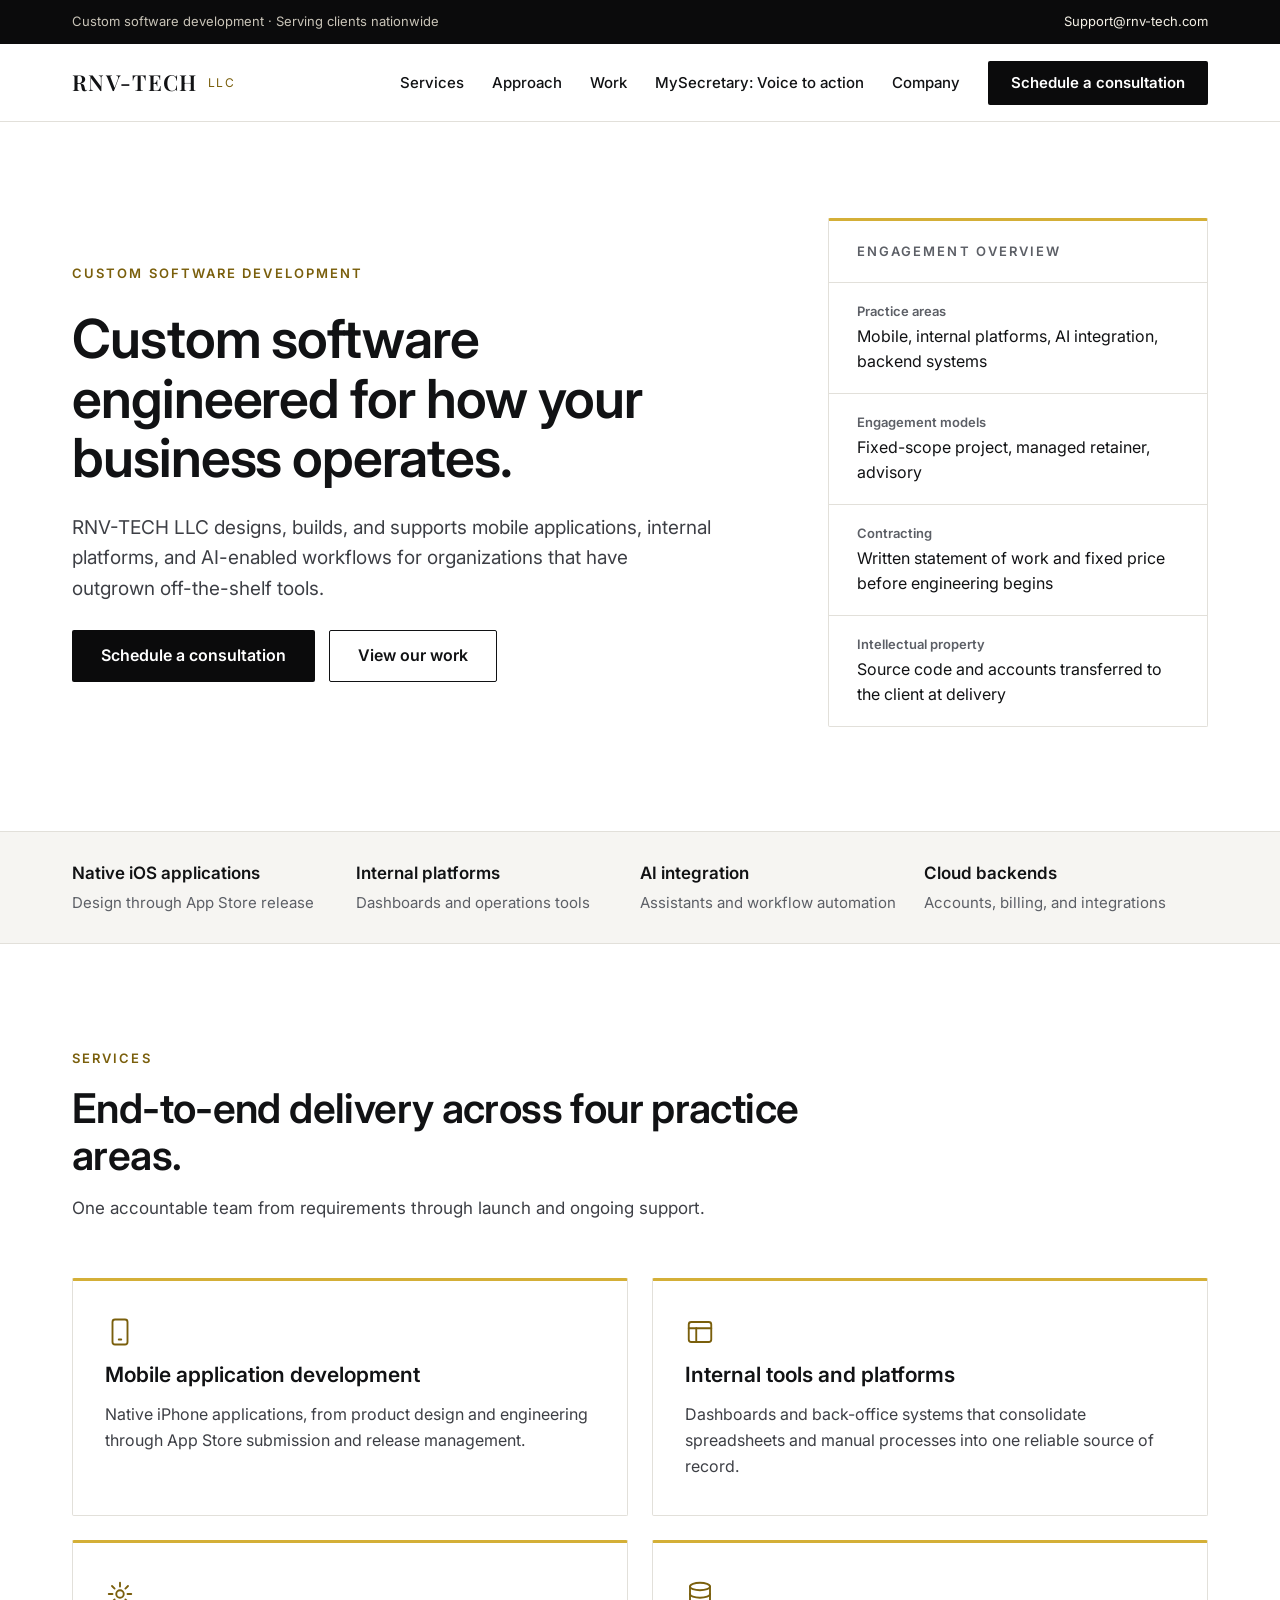
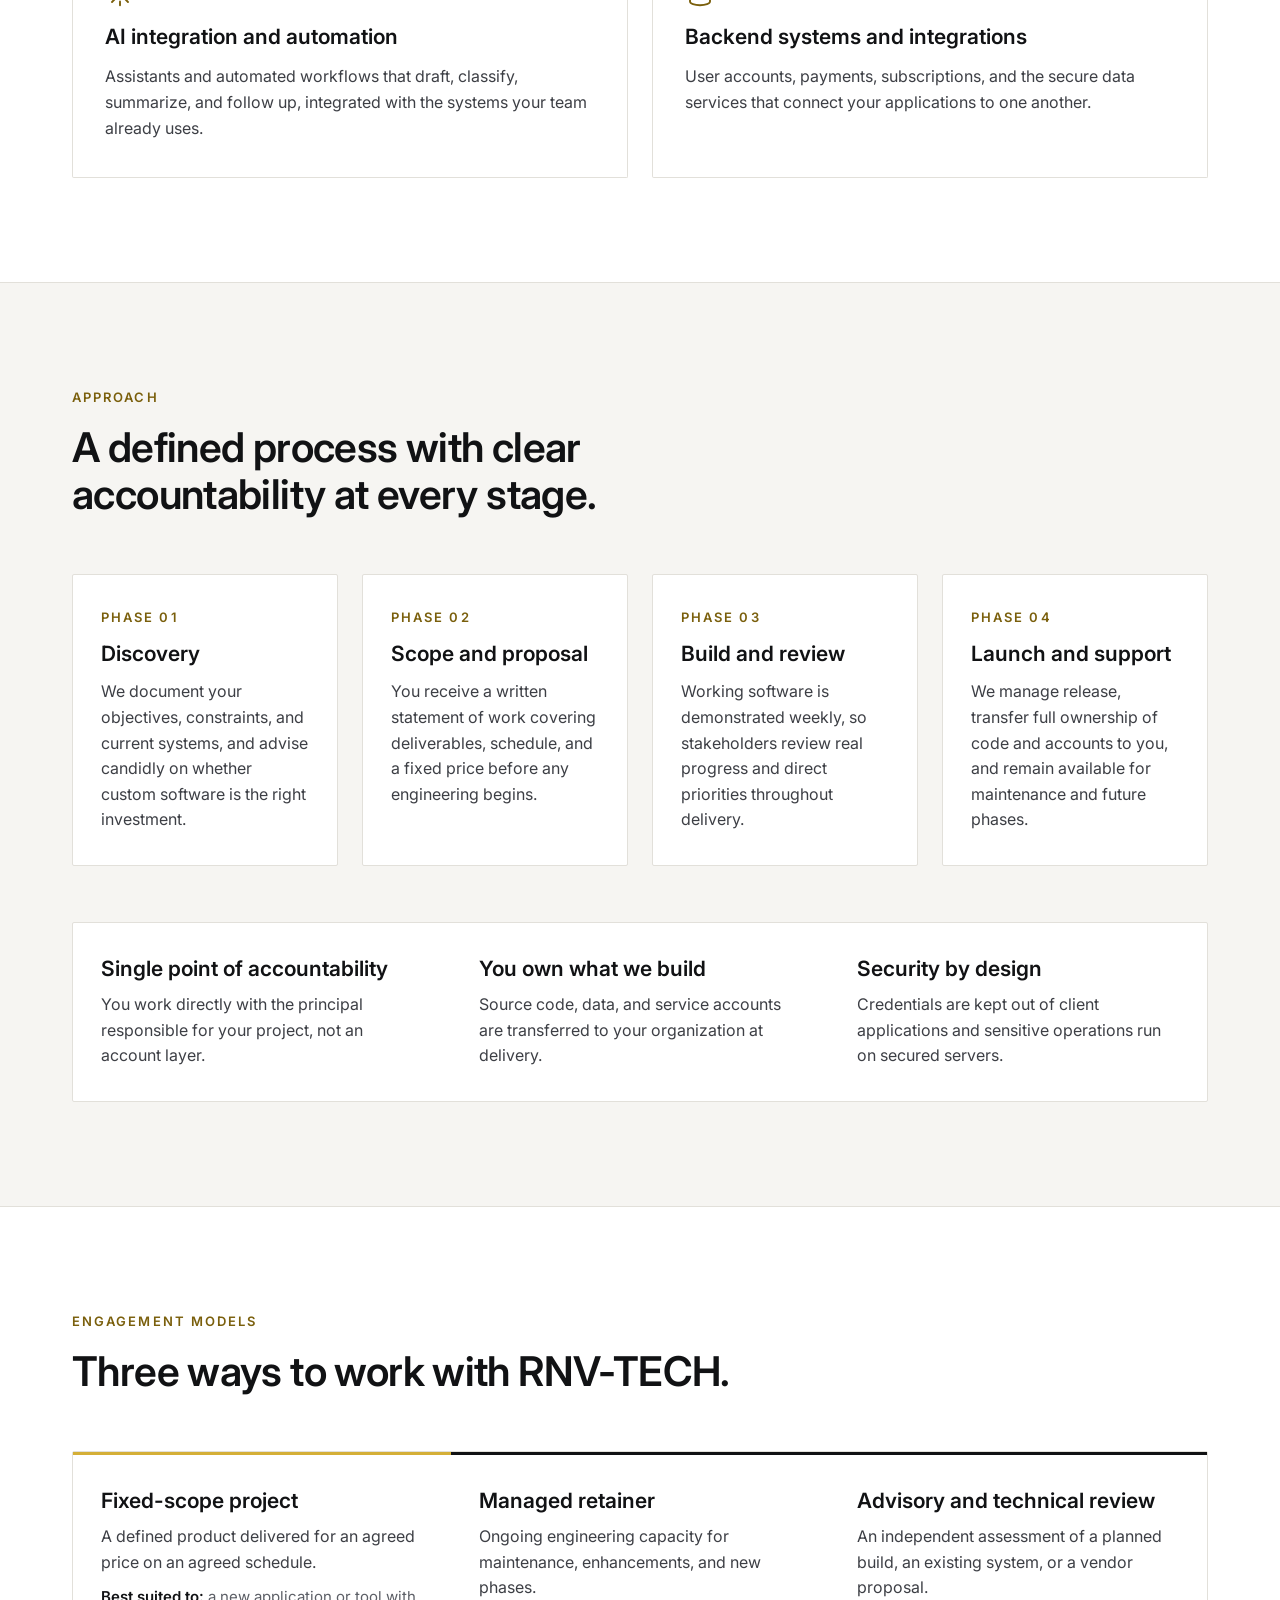
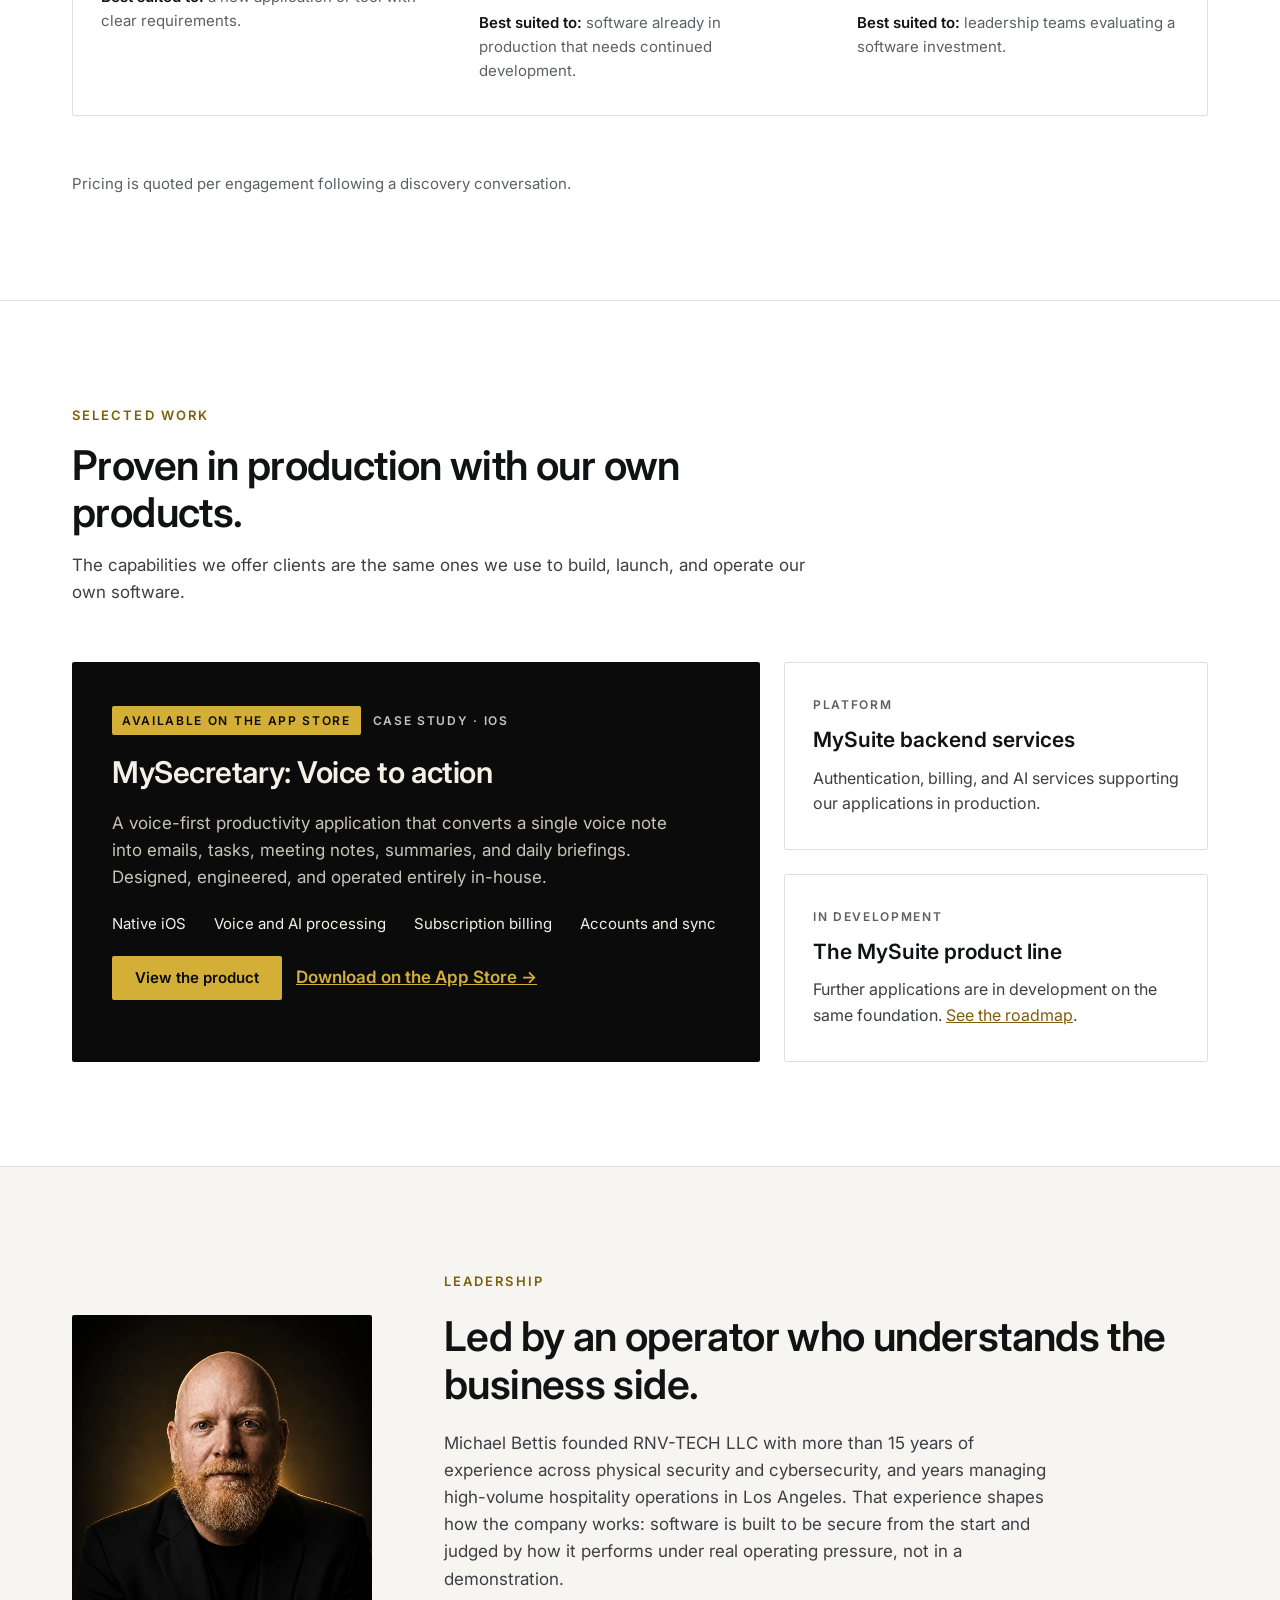
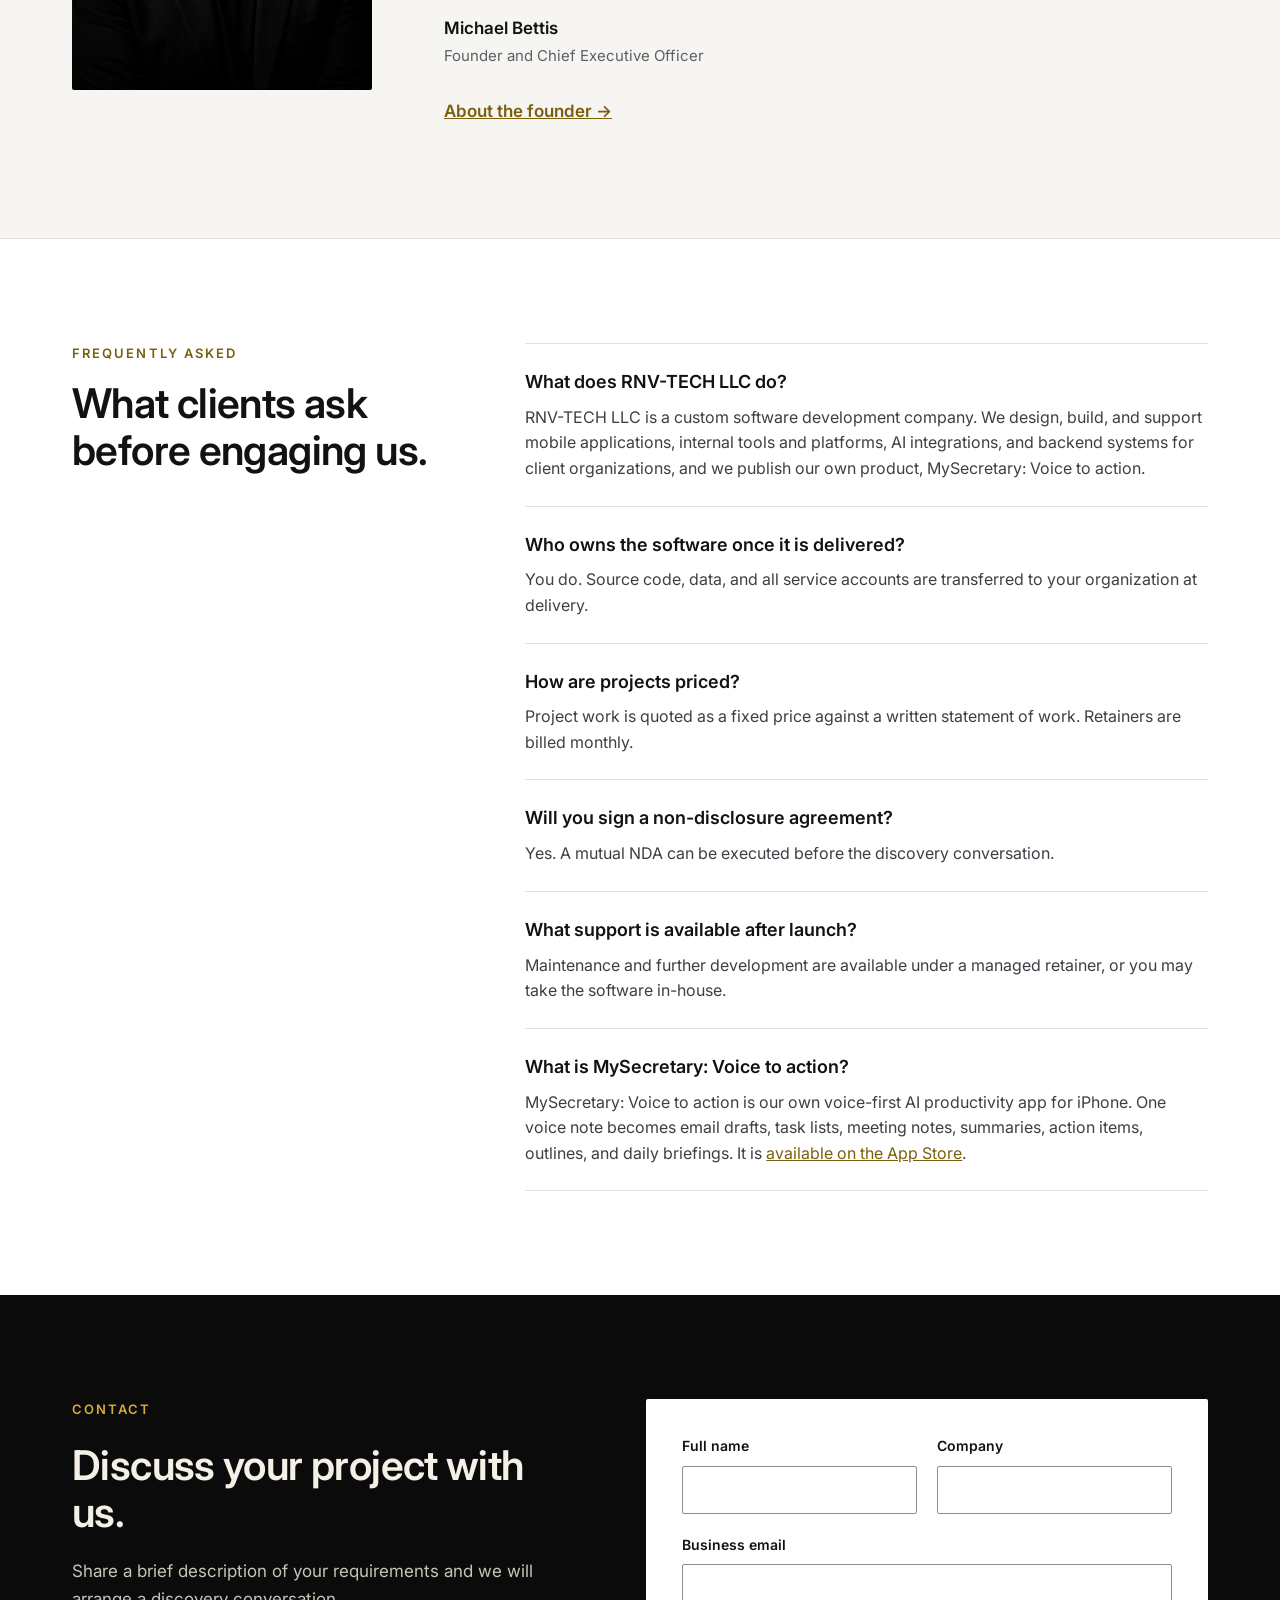
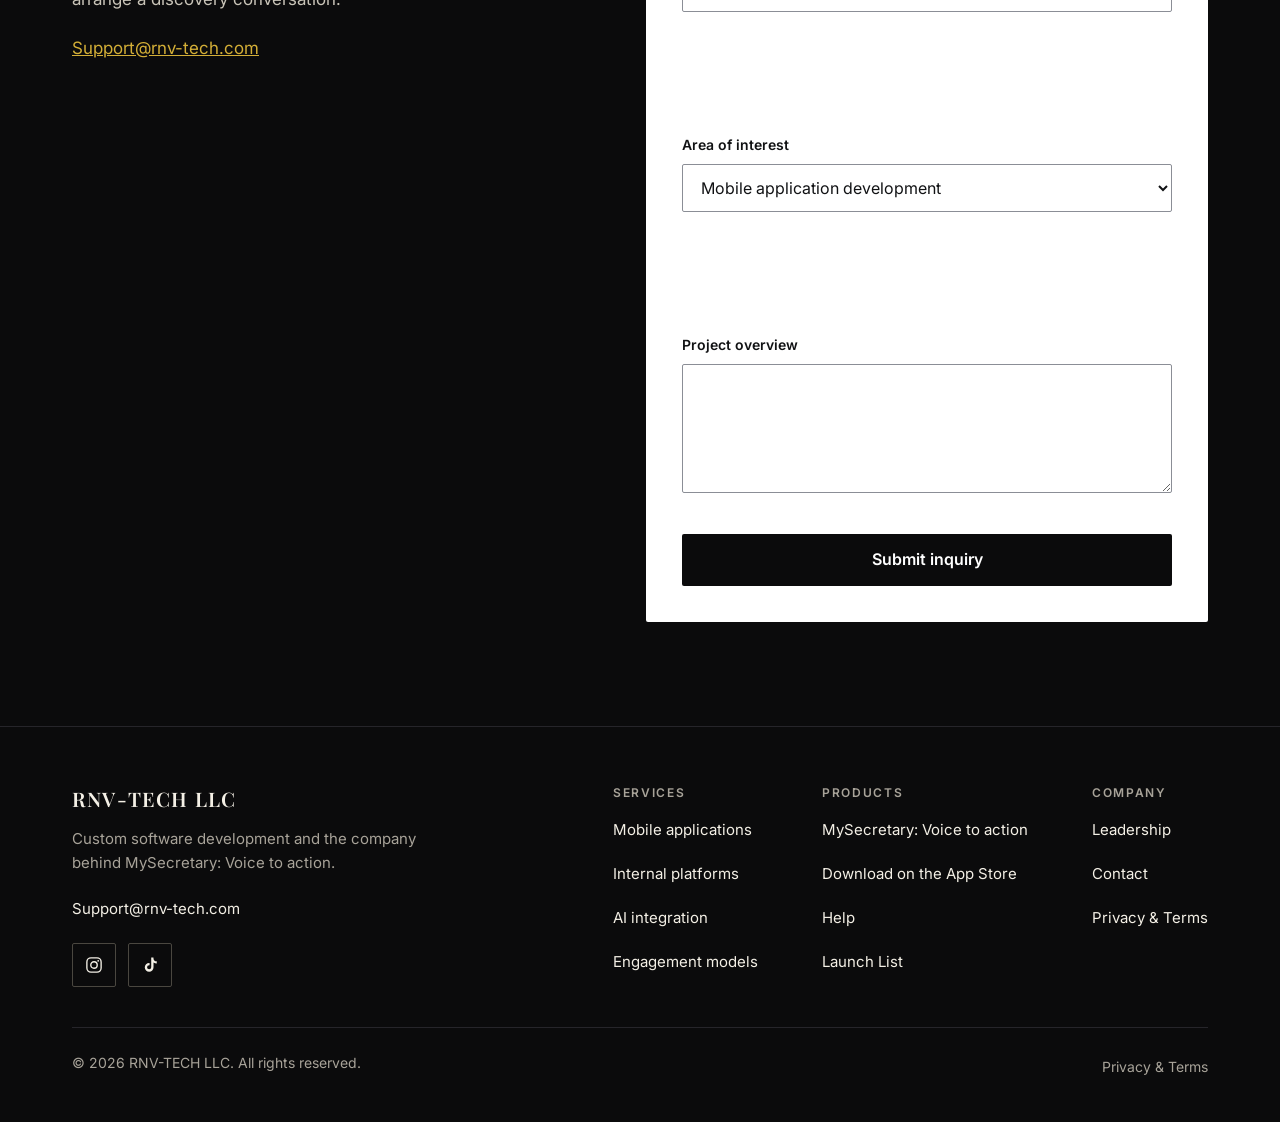
<file: index.html>
<!DOCTYPE html>
<!-- © 2026 RNV-TECH LLC. All rights reserved. Unauthorized copying or distribution prohibited. -->
<html lang="en">
<head>
  <meta charset="UTF-8" />
  <meta name="viewport" content="width=device-width, initial-scale=1.0" />
  <title>RNV-TECH LLC — Custom Software Development</title>
  <meta name="description" content="RNV-TECH LLC designs, builds, and supports custom mobile applications, internal platforms, and AI-enabled workflows. The company behind MySecretary: Voice to action." />
  <link rel="preconnect" href="https://fonts.googleapis.com" />
  <link rel="preconnect" href="https://fonts.gstatic.com" crossorigin />
  <link href="https://fonts.googleapis.com/css2?family=Playfair+Display:ital,wght@0,500;0,600;1,500&family=Inter:wght@400;500;600;700&display=swap" rel="stylesheet" />
  <link rel="icon" type="image/png" href="images/favicon.png" />
  <link rel="stylesheet" href="css/corporate.css" />
  <link rel="canonical" href="https://rnv-tech.com/" />
  <meta property="og:type" content="website" />
  <meta property="og:site_name" content="RNV-TECH LLC" />
  <meta property="og:title" content="RNV-TECH LLC — Custom Software Development" />
  <meta property="og:description" content="Custom mobile applications, internal platforms, and AI-enabled workflows, from the company behind MySecretary: Voice to action." />
  <meta property="og:url" content="https://rnv-tech.com/" />
  <meta property="og:image" content="https://rnv-tech.com/images/og-card.jpg" />
  <meta property="og:image:width" content="1200" />
  <meta property="og:image:height" content="630" />
  <meta name="twitter:card" content="summary_large_image" />
  <meta name="twitter:title" content="RNV-TECH LLC — Custom Software Development" />
  <meta name="twitter:description" content="Custom mobile applications, internal platforms, and AI-enabled workflows, from the company behind MySecretary: Voice to action." />
  <meta name="twitter:image" content="https://rnv-tech.com/images/og-card.jpg" />
  <script type="application/ld+json">{"@context": "https://schema.org", "@graph": [{"@type": "Organization", "@id": "https://rnv-tech.com/#org", "name": "RNV-TECH LLC", "url": "https://rnv-tech.com/", "logo": "https://rnv-tech.com/images/logo.png", "email": "Support@rnv-tech.com", "description": "Custom software development company and the publisher of MySecretary: Voice to action.", "sameAs": ["https://www.instagram.com/rnv_tech", "https://www.tiktok.com/@rnv_tech2026", "https://apps.apple.com/us/app/mysecretary-voice-to-action/id6780405200"]}, {"@type": "WebSite", "@id": "https://rnv-tech.com/#website", "name": "RNV-TECH LLC", "url": "https://rnv-tech.com/", "publisher": {"@id": "https://rnv-tech.com/#org"}}, {"@type": "SoftwareApplication", "@id": "https://rnv-tech.com/#app", "name": "MySecretary: Voice to action", "operatingSystem": "iOS", "applicationCategory": "ProductivityApplication", "description": "Voice-first AI productivity app that turns one voice note into email drafts, task lists, meeting notes, summaries, action items, outlines, and daily briefings.", "url": "https://apps.apple.com/us/app/mysecretary-voice-to-action/id6780405200", "installUrl": "https://apps.apple.com/us/app/mysecretary-voice-to-action/id6780405200", "publisher": {"@id": "https://rnv-tech.com/#org"}, "offers": {"@type": "Offer", "price": "0", "priceCurrency": "USD", "description": "Free download. MySecretary Pro is $9.99/month after a 7-day free trial."}}, {"@type": "FAQPage", "@id": "https://rnv-tech.com/#faq", "mainEntity": [{"@type": "Question", "name": "What does RNV-TECH LLC do?", "acceptedAnswer": {"@type": "Answer", "text": "RNV-TECH LLC is a custom software development company. We design, build, and support mobile applications, internal tools and platforms, AI integrations, and backend systems for client organizations, and we publish our own product, MySecretary: Voice to action."}}, {"@type": "Question", "name": "Who owns the software once it is delivered?", "acceptedAnswer": {"@type": "Answer", "text": "You do. Source code, data, and all service accounts are transferred to your organization at delivery."}}, {"@type": "Question", "name": "How are projects priced?", "acceptedAnswer": {"@type": "Answer", "text": "Project work is quoted as a fixed price against a written statement of work. Retainers are billed monthly."}}, {"@type": "Question", "name": "Will you sign a non-disclosure agreement?", "acceptedAnswer": {"@type": "Answer", "text": "Yes. A mutual NDA can be executed before the discovery conversation."}}, {"@type": "Question", "name": "What support is available after launch?", "acceptedAnswer": {"@type": "Answer", "text": "Maintenance and further development are available under a managed retainer, or you may take the software in-house."}}, {"@type": "Question", "name": "What is MySecretary: Voice to action?", "acceptedAnswer": {"@type": "Answer", "text": "MySecretary: Voice to action is our own voice-first AI productivity app for iPhone. One voice note becomes email drafts, task lists, meeting notes, summaries, action items, outlines, and daily briefings. It is available on the App Store."}}]}]}</script>
</head>
<body class="c-page">

<!-- ── NAV ── -->
<div class="c-utility">
  <div class="c-wrap">
    <span>Custom software development · Serving clients nationwide</span>
    <a href="mailto:Support@rnv-tech.com">Support@rnv-tech.com</a>
  </div>
</div>
<header class="c-header">
  <div class="c-wrap">
    <div class="c-header-row">
      <a href="index.html" class="c-brand" aria-label="RNV-TECH LLC home">
        <span class="c-brand-name">RNV-TECH</span>
        <span class="c-brand-llc">LLC</span>
      </a>
      <nav class="c-nav" aria-label="Primary">
        <a href="index.html#services">Services</a>
        <a href="index.html#approach">Approach</a>
        <a href="index.html#work">Work</a>
        <a href="mysecretary.html">MySecretary: Voice to action</a>
        <a href="founder.html">Company</a>
        <a href="index.html#contact" class="c-btn c-btn-dark">Schedule a consultation</a>
      </nav>
      <button type="button" class="c-burger" id="hamburger" aria-label="Open menu"><span></span><span></span><span></span></button>
    </div>
    <div class="c-mobile" id="mobile-menu">
      <a href="index.html#services">Services</a>
      <a href="index.html#approach">Approach</a>
      <a href="index.html#work">Work</a>
      <a href="mysecretary.html">MySecretary: Voice to action</a>
      <a href="founder.html">Company</a>
      <a href="contact.html">Contact</a>
      <a href="index.html#contact" class="c-btn c-btn-dark">Schedule a consultation</a>
    </div>
  </div>
</header>

<main>

<!-- ── HERO ── -->
<section class="c-hero" id="top">
  <div class="c-wrap">
    <div class="c-hero-copy">
      <p class="c-eyebrow">Custom software development</p>
      <h1 class="c-h1">Custom software engineered for how your business operates.</h1>
      <p class="c-lead">RNV-TECH LLC designs, builds, and supports mobile applications, internal platforms, and AI-enabled workflows for organizations that have outgrown off-the-shelf tools.</p>
      <div class="c-actions">
        <a href="#contact" class="c-btn c-btn-lg c-btn-dark">Schedule a consultation</a>
        <a href="#work" class="c-btn c-btn-lg c-btn-line">View our work</a>
      </div>
    </div>
    <div class="c-panel">
      <h2 class="c-panel-title">Engagement overview</h2>
      <dl class="c-facts">
        <div><dt>Practice areas</dt><dd>Mobile, internal platforms, AI integration, backend systems</dd></div>
        <div><dt>Engagement models</dt><dd>Fixed-scope project, managed retainer, advisory</dd></div>
        <div><dt>Contracting</dt><dd>Written statement of work and fixed price before engineering begins</dd></div>
        <div><dt>Intellectual property</dt><dd>Source code and accounts transferred to the client at delivery</dd></div>
      </dl>
    </div>
  </div>
</section>

<!-- ── CAPABILITY STRIP ── -->
<section class="c-strip c-alt" aria-label="Capabilities at a glance">
  <div class="c-wrap">
    <div class="c-strip-item"><strong>Native iOS applications</strong><span>Design through App Store release</span></div>
    <div class="c-strip-item"><strong>Internal platforms</strong><span>Dashboards and operations tools</span></div>
    <div class="c-strip-item"><strong>AI integration</strong><span>Assistants and workflow automation</span></div>
    <div class="c-strip-item"><strong>Cloud backends</strong><span>Accounts, billing, and integrations</span></div>
  </div>
</section>

<!-- ── SERVICES ── -->
<section class="c-section" id="services">
  <div class="c-wrap c-stack">
    <div class="c-head">
      <p class="c-eyebrow">Services</p>
      <h2 class="c-h2">End-to-end delivery across four practice areas.</h2>
      <p class="c-text">One accountable team from requirements through launch and ongoing support.</p>
    </div>
    <div class="c-row">
      <article class="c-card c-card-gold">
        <svg viewBox="0 0 24 24" fill="none" stroke="currentColor" stroke-width="1.5" stroke-linecap="round" stroke-linejoin="round" aria-hidden="true"><rect x="6" y="2" width="12" height="20" rx="2"/><path d="M11 18h2"/></svg>
        <h3 class="c-h3">Mobile application development</h3>
        <p class="c-small">Native iPhone applications, from product design and engineering through App Store submission and release management.</p>
      </article>
      <article class="c-card c-card-gold">
        <svg viewBox="0 0 24 24" fill="none" stroke="currentColor" stroke-width="1.5" stroke-linecap="round" stroke-linejoin="round" aria-hidden="true"><rect x="3" y="4" width="18" height="16" rx="2"/><path d="M3 9h18"/><path d="M9 9v11"/></svg>
        <h3 class="c-h3">Internal tools and platforms</h3>
        <p class="c-small">Dashboards and back-office systems that consolidate spreadsheets and manual processes into one reliable source of record.</p>
      </article>
      <article class="c-card c-card-gold">
        <svg viewBox="0 0 24 24" fill="none" stroke="currentColor" stroke-width="1.5" stroke-linecap="round" stroke-linejoin="round" aria-hidden="true"><path d="M12 3v3"/><path d="M12 18v3"/><path d="M3 12h3"/><path d="M18 12h3"/><path d="M5.6 5.6l2.1 2.1"/><path d="M16.3 16.3l2.1 2.1"/><path d="M5.6 18.4l2.1-2.1"/><path d="M16.3 7.7l2.1-2.1"/><circle cx="12" cy="12" r="3"/></svg>
        <h3 class="c-h3">AI integration and automation</h3>
        <p class="c-small">Assistants and automated workflows that draft, classify, summarize, and follow up, integrated with the systems your team already uses.</p>
      </article>
      <article class="c-card c-card-gold">
        <svg viewBox="0 0 24 24" fill="none" stroke="currentColor" stroke-width="1.5" stroke-linecap="round" stroke-linejoin="round" aria-hidden="true"><ellipse cx="12" cy="6" rx="8" ry="3"/><path d="M4 6v6c0 1.7 3.6 3 8 3s8-1.3 8-3V6"/><path d="M4 12v6c0 1.7 3.6 3 8 3s8-1.3 8-3v-6"/></svg>
        <h3 class="c-h3">Backend systems and integrations</h3>
        <p class="c-small">User accounts, payments, subscriptions, and the secure data services that connect your applications to one another.</p>
      </article>
    </div>
  </div>
</section>

<!-- ── APPROACH ── -->
<section class="c-section c-alt" id="approach">
  <div class="c-wrap c-stack">
    <div class="c-head">
      <p class="c-eyebrow">Approach</p>
      <h2 class="c-h2">A defined process with clear accountability at every stage.</h2>
    </div>
    <ol class="c-row c-ol">
      <li class="c-card c-phase">
        <span class="c-phase-no">PHASE 01</span>
        <h3 class="c-h3">Discovery</h3>
        <p class="c-small">We document your objectives, constraints, and current systems, and advise candidly on whether custom software is the right investment.</p>
      </li>
      <li class="c-card c-phase">
        <span class="c-phase-no">PHASE 02</span>
        <h3 class="c-h3">Scope and proposal</h3>
        <p class="c-small">You receive a written statement of work covering deliverables, schedule, and a fixed price before any engineering begins.</p>
      </li>
      <li class="c-card c-phase">
        <span class="c-phase-no">PHASE 03</span>
        <h3 class="c-h3">Build and review</h3>
        <p class="c-small">Working software is demonstrated weekly, so stakeholders review real progress and direct priorities throughout delivery.</p>
      </li>
      <li class="c-card c-phase">
        <span class="c-phase-no">PHASE 04</span>
        <h3 class="c-h3">Launch and support</h3>
        <p class="c-small">We manage release, transfer full ownership of code and accounts to you, and remain available for maintenance and future phases.</p>
      </li>
    </ol>
    <div class="c-trio">
      <div>
        <h3 class="c-h3">Single point of accountability</h3>
        <p class="c-small">You work directly with the principal responsible for your project, not an account layer.</p>
      </div>
      <div>
        <h3 class="c-h3">You own what we build</h3>
        <p class="c-small">Source code, data, and service accounts are transferred to your organization at delivery.</p>
      </div>
      <div>
        <h3 class="c-h3">Security by design</h3>
        <p class="c-small">Credentials are kept out of client applications and sensitive operations run on secured servers.</p>
      </div>
    </div>
  </div>
</section>

<!-- ── ENGAGEMENT MODELS ── -->
<section class="c-section" id="engagement">
  <div class="c-wrap c-stack">
    <div class="c-head">
      <p class="c-eyebrow">Engagement models</p>
      <h2 class="c-h2">Three ways to work with RNV-TECH.</h2>
    </div>
    <div class="c-trio c-trio-top">
      <article>
        <h3 class="c-h3">Fixed-scope project</h3>
        <p class="c-small">A defined product delivered for an agreed price on an agreed schedule.</p>
        <p class="c-note c-best"><strong>Best suited to:</strong> a new application or tool with clear requirements.</p>
      </article>
      <article>
        <h3 class="c-h3">Managed retainer</h3>
        <p class="c-small">Ongoing engineering capacity for maintenance, enhancements, and new phases.</p>
        <p class="c-note c-best"><strong>Best suited to:</strong> software already in production that needs continued development.</p>
      </article>
      <article>
        <h3 class="c-h3">Advisory and technical review</h3>
        <p class="c-small">An independent assessment of a planned build, an existing system, or a vendor proposal.</p>
        <p class="c-note c-best"><strong>Best suited to:</strong> leadership teams evaluating a software investment.</p>
      </article>
    </div>
    <p class="c-note">Pricing is quoted per engagement following a discovery conversation.</p>
  </div>
</section>

<!-- ── WORK ── -->
<section class="c-section c-rule-top" id="work">
  <div class="c-wrap c-stack">
    <div class="c-head">
      <p class="c-eyebrow">Selected work</p>
      <h2 class="c-h2">Proven in production with our own products.</h2>
      <p class="c-text">The capabilities we offer clients are the same ones we use to build, launch, and operate our own software.</p>
    </div>
    <div class="c-row">
      <article class="c-case">
        <div class="c-case-tags"><span class="c-badge">Available on the App Store</span><span>Case study · iOS</span></div>
        <h3 class="c-h2" style="font-size: 30px;">MySecretary: Voice to action</h3>
        <p>A voice-first productivity application that converts a single voice note into emails, tasks, meeting notes, summaries, and daily briefings. Designed, engineered, and operated entirely in-house.</p>
        <ul>
          <li>Native iOS</li>
          <li>Voice and AI processing</li>
          <li>Subscription billing</li>
          <li>Accounts and sync</li>
        </ul>
        <div class="c-actions">
          <a href="mysecretary.html" class="c-btn c-btn-gold">View the product</a>
          <a href="https://apps.apple.com/us/app/mysecretary-voice-to-action/id6780405200" target="_blank" rel="noopener" class="c-link">Download on the App Store →</a>
        </div>
      </article>
      <div class="c-side">
        <article class="c-card">
          <span class="c-kicker">Platform</span>
          <h3 class="c-h3">MySuite backend services</h3>
          <p class="c-small">Authentication, billing, and AI services supporting our applications in production.</p>
        </article>
        <article class="c-card">
          <span class="c-kicker">In development</span>
          <h3 class="c-h3">The MySuite product line</h3>
          <p class="c-small">Further applications are in development on the same foundation. <a href="mysecretary.html#whats-next">See the roadmap</a>.</p>
        </article>
      </div>
    </div>
  </div>
</section>

<!-- ── LEADERSHIP ── -->
<section class="c-section c-alt" id="company">
  <div class="c-wrap c-lead-row">
    <div class="c-lead-photo">
      <img class="c-portrait" src="images/founder-portrait.webp" alt="Michael Bettis, Founder and Chief Executive Officer of RNV-TECH LLC" width="1122" height="1402" loading="lazy" />
    </div>
    <div class="c-lead-copy">
      <p class="c-eyebrow">Leadership</p>
      <h2 class="c-h2">Led by an operator who understands the business side.</h2>
      <p class="c-text">Michael Bettis founded RNV-TECH LLC with more than 15 years of experience across physical security and cybersecurity, and years managing high-volume hospitality operations in Los Angeles. That experience shapes how the company works: software is built to be secure from the start and judged by how it performs under real operating pressure, not in a demonstration.</p>
      <div class="c-sig"><strong>Michael Bettis</strong><span>Founder and Chief Executive Officer</span></div>
      <a href="founder.html" class="c-link">About the founder →</a>
    </div>
  </div>
</section>

<!-- ── FAQ ── -->
<section class="c-section" id="faq">
  <div class="c-wrap c-faq">
    <div class="c-faq-head">
      <p class="c-eyebrow">Frequently asked</p>
      <h2 class="c-h2">What clients ask before engaging us.</h2>
    </div>
    <dl class="c-faq-list">
      <div><dt>What does RNV-TECH LLC do?</dt><dd>RNV-TECH LLC is a custom software development company. We design, build, and support mobile applications, internal tools and platforms, AI integrations, and backend systems for client organizations, and we publish our own product, MySecretary: Voice to action.</dd></div>
      <div><dt>Who owns the software once it is delivered?</dt><dd>You do. Source code, data, and all service accounts are transferred to your organization at delivery.</dd></div>
      <div><dt>How are projects priced?</dt><dd>Project work is quoted as a fixed price against a written statement of work. Retainers are billed monthly.</dd></div>
      <div><dt>Will you sign a non-disclosure agreement?</dt><dd>Yes. A mutual NDA can be executed before the discovery conversation.</dd></div>
      <div><dt>What support is available after launch?</dt><dd>Maintenance and further development are available under a managed retainer, or you may take the software in-house.</dd></div>
      <div><dt>What is MySecretary: Voice to action?</dt><dd>MySecretary: Voice to action is our own voice-first AI productivity app for iPhone. One voice note becomes email drafts, task lists, meeting notes, summaries, action items, outlines, and daily briefings. It is <a href="https://apps.apple.com/us/app/mysecretary-voice-to-action/id6780405200" target="_blank" rel="noopener">available on the App Store</a>.</dd></div>
    </dl>
  </div>
</section>

<!-- ── CONTACT ── -->
<section class="c-section c-dark" id="contact">
  <div class="c-wrap c-contact">
    <div class="c-contact-copy">
      <p class="c-eyebrow">Contact</p>
      <h2 class="c-h2">Discuss your project with us.</h2>
      <p class="c-text">Share a brief description of your requirements and we will arrange a discovery conversation.</p>
      <p><a class="c-mail" href="mailto:Support@rnv-tech.com">Support@rnv-tech.com</a></p>
    </div>
    <form class="c-form" onsubmit="handleContact(event)">
      <input type="hidden" name="_subject" value="New Project Inquiry — RNV-TECH Website" />
      <div class="c-form-row">
        <div class="c-field"><label for="inq-name">Full name</label><input type="text" id="inq-name" name="name" autocomplete="name" required /></div>
        <div class="c-field"><label for="inq-company">Company</label><input type="text" id="inq-company" name="company" autocomplete="organization" /></div>
      </div>
      <div class="c-field"><label for="inq-email">Business email</label><input type="email" id="inq-email" name="email" autocomplete="email" required /></div>
      <div class="c-field">
        <label for="inq-area">Area of interest</label>
        <select id="inq-area" name="area_of_interest">
          <option>Mobile application development</option>
          <option>Internal tools and platforms</option>
          <option>AI integration and automation</option>
          <option>Backend systems and integrations</option>
          <option>Not yet determined</option>
        </select>
      </div>
      <div class="c-field"><label for="inq-message">Project overview</label><textarea id="inq-message" name="message" rows="4" required></textarea></div>
      <button type="submit" class="c-btn c-btn-lg c-btn-dark">Submit inquiry</button>
    </form>
  </div>
</section>

</main>

<!-- ── FOOTER ── -->
<footer class="c-footer">
  <div class="c-wrap">
    <div class="c-footer-top">
      <div class="c-footer-brand">
        <span class="c-brand-name">RNV-TECH LLC</span>
        <p>Custom software development and the company behind MySecretary: Voice to action.</p>
        <a href="mailto:Support@rnv-tech.com">Support@rnv-tech.com</a>
        <div class="c-footer-social">
          <a href="https://www.instagram.com/rnv_tech" target="_blank" rel="noopener" aria-label="RNV-TECH on Instagram"><svg viewBox="0 0 24 24" fill="none" stroke="currentColor" stroke-width="1.8" aria-hidden="true"><rect x="2.5" y="2.5" width="19" height="19" rx="5.5"/><circle cx="12" cy="12" r="4.3"/><circle cx="17.6" cy="6.4" r="1.2" fill="currentColor" stroke="none"/></svg></a>
          <a href="https://www.tiktok.com/@rnv_tech2026" target="_blank" rel="noopener" aria-label="RNV-TECH on TikTok"><svg viewBox="0 0 24 24" fill="currentColor" aria-hidden="true"><path d="M16.6 2h-2.97v13.06a2.77 2.77 0 1 1-2.77-2.77c.19 0 .38.02.56.06V9.32a5.8 5.8 0 0 0-.56-.03 5.83 5.83 0 1 0 5.83 5.83V8.73A7.5 7.5 0 0 0 21 10.06V7.1a4.55 4.55 0 0 1-4.4-4.55V2z"/></svg></a>
        </div>
      </div>
      <div class="c-footer-cols">
        <div class="c-footer-col">
          <h2>Services</h2>
          <a href="index.html#services">Mobile applications</a>
          <a href="index.html#services">Internal platforms</a>
          <a href="index.html#services">AI integration</a>
          <a href="index.html#engagement">Engagement models</a>
        </div>
        <div class="c-footer-col">
          <h2>Products</h2>
          <a href="mysecretary.html">MySecretary: Voice to action</a>
          <a href="https://apps.apple.com/us/app/mysecretary-voice-to-action/id6780405200" target="_blank" rel="noopener">Download on the App Store</a>
          <a href="help.html">Help</a>
          <a href="contact.html#launch">Launch List</a>
        </div>
        <div class="c-footer-col">
          <h2>Company</h2>
          <a href="founder.html">Leadership</a>
          <a href="contact.html">Contact</a>
          <a href="privacy-terms.html">Privacy &amp; Terms</a>
        </div>
      </div>
    </div>
    <div class="c-footer-base">
      <span>© 2026 RNV-TECH LLC. All rights reserved.</span>
      <a href="privacy-terms.html">Privacy &amp; Terms</a>
    </div>
  </div>
</footer>

<script src="js/main.js"></script>
<!-- Cloudflare Web Analytics --><script type='module' src='https://static.cloudflareinsights.com/beacon.min.js' data-cf-beacon='{"token": "a533929b5371492bbb993cb2571a2a96"}'></script><!-- End Cloudflare Web Analytics -->
</body>
</html>
</file>
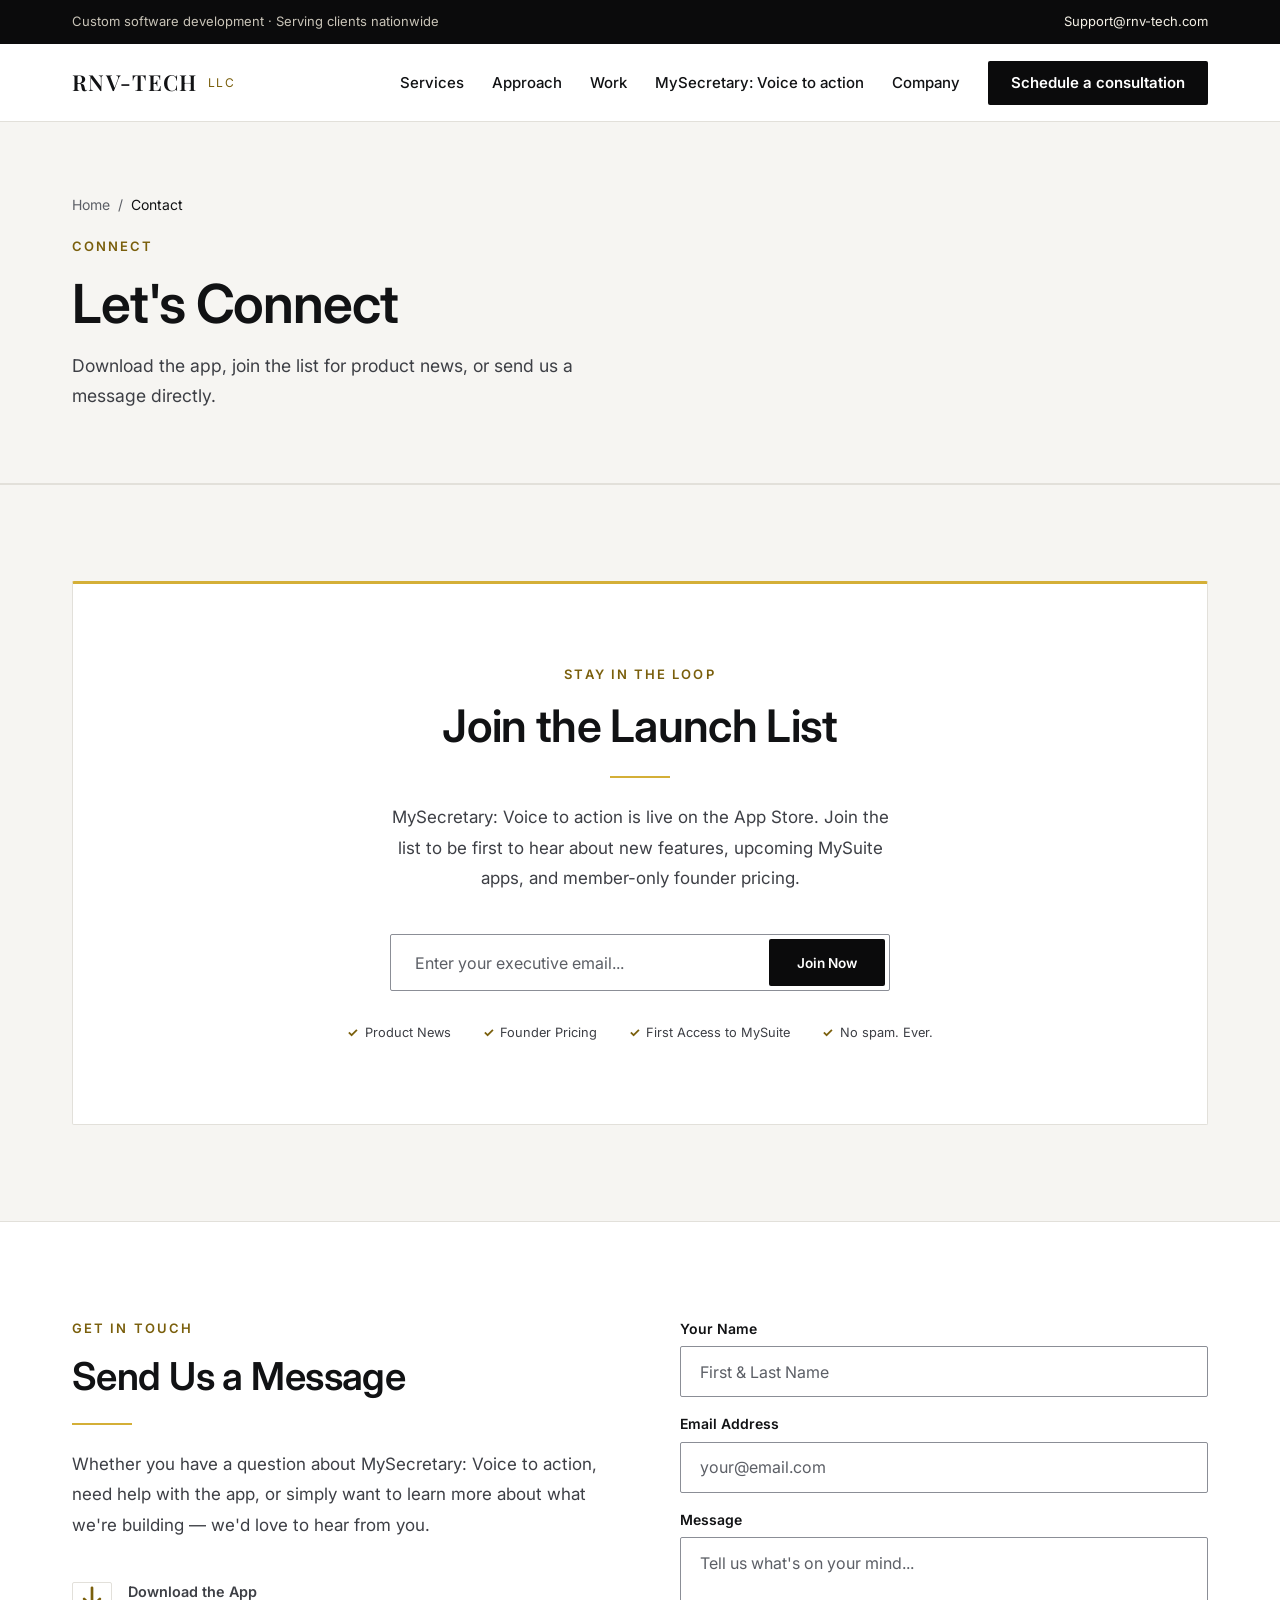
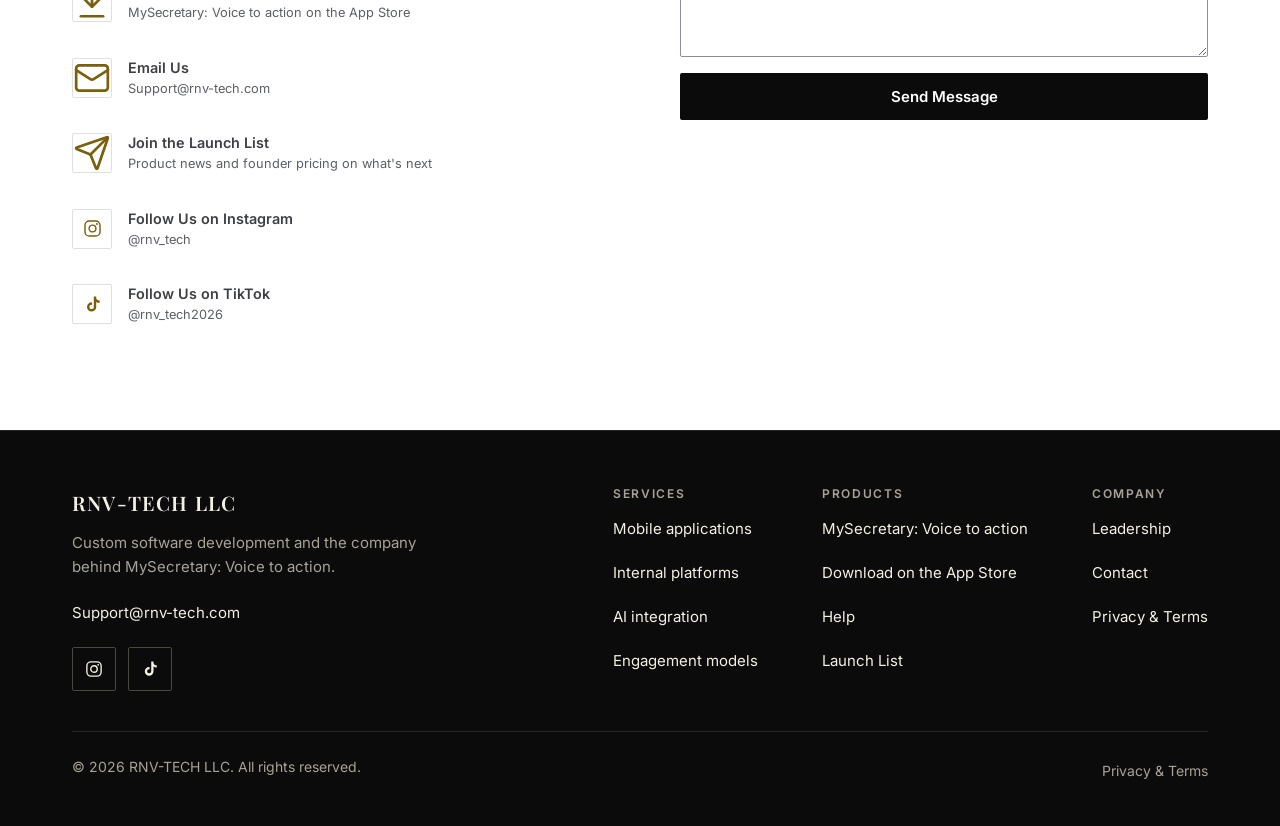
<file: contact.html>
<!DOCTYPE html>
<!-- © 2026 RNV-TECH LLC. All rights reserved. Unauthorized copying or distribution prohibited. -->
<html lang="en">
<head>
  <meta charset="UTF-8" />
  <meta name="viewport" content="width=device-width, initial-scale=1.0" />
  <title>Contact & Launch List | RNV-TECH LLC</title>
  <meta name="description" content="Get MySecretary: Voice to action on the App Store, join the RNV-TECH list for product news, or reach out to the team directly." />
  <link rel="preconnect" href="https://fonts.googleapis.com" />
  <link rel="preconnect" href="https://fonts.gstatic.com" crossorigin />
  <link href="https://fonts.googleapis.com/css2?family=Playfair+Display:ital,wght@0,400;0,500;0,600;0,700;0,800;1,500&family=Inter:wght@400;500;600;700&display=swap" rel="stylesheet" />
  <link rel="icon" type="image/png" href="images/favicon.png" />
  <link rel="stylesheet" href="css/style.css" />
  <link rel="stylesheet" href="css/corporate.css" />
  <link rel="stylesheet" href="css/legacy-light.css" />
  <link rel="canonical" href="https://rnv-tech.com/contact.html" />
  <meta property="og:type" content="website" />
  <meta property="og:site_name" content="RNV-TECH LLC" />
  <meta property="og:title" content="Contact RNV-TECH LLC — Get the App, Join the List" />
  <meta property="og:description" content="Get MySecretary: Voice to action on the App Store, join the RNV-TECH list for product news, or reach out to the team directly." />
  <meta property="og:url" content="https://rnv-tech.com/contact.html" />
  <meta property="og:image" content="https://rnv-tech.com/images/og-card.jpg" />
  <meta property="og:image:width" content="1200" />
  <meta property="og:image:height" content="630" />
  <meta name="twitter:card" content="summary_large_image" />
  <meta name="twitter:title" content="Contact RNV-TECH LLC — Get the App, Join the List" />
  <meta name="twitter:description" content="Get MySecretary: Voice to action on the App Store, join the RNV-TECH list for product news, or reach out to the team directly." />
  <meta name="twitter:image" content="https://rnv-tech.com/images/og-card.jpg" />
  <script type="application/ld+json">{"@context": "https://schema.org", "@graph": [{"@type": "ContactPage", "@id": "https://rnv-tech.com/contact.html", "name": "Contact RNV-TECH LLC", "url": "https://rnv-tech.com/contact.html", "about": {"@id": "https://rnv-tech.com/#org"}}, {"@type": "Organization", "@id": "https://rnv-tech.com/#org", "name": "RNV-TECH LLC", "url": "https://rnv-tech.com/", "logo": "https://rnv-tech.com/images/logo.png", "email": "Support@rnv-tech.com", "sameAs": ["https://www.instagram.com/rnv_tech", "https://www.tiktok.com/@rnv_tech2026", "https://apps.apple.com/us/app/mysecretary-voice-to-action/id6780405200"]}]}</script>
  <script type="application/ld+json">
  {
    "@context": "https://schema.org",
    "@type": "BreadcrumbList",
    "itemListElement": [
      { "@type": "ListItem", "position": 1, "name": "Home", "item": "https://rnv-tech.com/" },
      { "@type": "ListItem", "position": 2, "name": "Contact", "item": "https://rnv-tech.com/contact.html" }
    ]
  }
  </script>
</head>
<body>

<!-- ── NAV ── -->
<div class="c-utility">
  <div class="c-wrap">
    <span>Custom software development · Serving clients nationwide</span>
    <a href="mailto:Support@rnv-tech.com">Support@rnv-tech.com</a>
  </div>
</div>
<header class="c-header">
  <div class="c-wrap">
    <div class="c-header-row">
      <a href="index.html" class="c-brand" aria-label="RNV-TECH LLC home">
        <span class="c-brand-name">RNV-TECH</span>
        <span class="c-brand-llc">LLC</span>
      </a>
      <nav class="c-nav" aria-label="Primary">
        <a href="index.html#services">Services</a>
        <a href="index.html#approach">Approach</a>
        <a href="index.html#work">Work</a>
        <a href="mysecretary.html">MySecretary: Voice to action</a>
        <a href="founder.html">Company</a>
        <a href="index.html#contact" class="c-btn c-btn-dark">Schedule a consultation</a>
      </nav>
      <button type="button" class="c-burger" id="hamburger" aria-label="Open menu"><span></span><span></span><span></span></button>
    </div>
    <div class="c-mobile" id="mobile-menu">
      <a href="index.html#services">Services</a>
      <a href="index.html#approach">Approach</a>
      <a href="index.html#work">Work</a>
      <a href="mysecretary.html">MySecretary: Voice to action</a>
      <a href="founder.html">Company</a>
      <a href="contact.html">Contact</a>
      <a href="index.html#contact" class="c-btn c-btn-dark">Schedule a consultation</a>
    </div>
  </div>
</header>

<!-- ── PAGE HERO ── -->
<div class="page-hero">
  <div class="container">
    <nav class="breadcrumb" aria-label="Breadcrumb">
      <ol>
        <li><a href="index.html">Home</a></li>
        <li><span aria-current="page">Contact</span></li>
      </ol>
    </nav>
    <div class="section-label">Connect</div>
    <h1>Let's <span class="gold-text">Connect</span></h1>
    <p>Download the app, join the list for product news, or send us a message directly.</p>
  </div>
</div>

<!-- ── LAUNCH LIST ── -->
<section id="launch">
  <div class="container">
    <div class="launch-card fade-in">
      <div class="section-label">Stay in the Loop</div>
      <h2>Join the <span class="gold-text">Launch List</span></h2>
      <div class="gold-line"></div>
      <p>MySecretary: Voice to action is live on the App Store. Join the list to be first to hear about new features, upcoming MySuite apps, and member-only founder pricing.</p>
      <form class="signup-form" onsubmit="handleSignup(event)">
        <input type="hidden" name="_subject" value="New Launch List Signup — RNV-TECH" />
        <input type="email" id="email-input" name="email" placeholder="Enter your executive email..." required />
        <button type="submit" class="btn btn-gold">Join Now</button>
      </form>
      <div class="launch-perks">
        <div class="perk">Product News</div>
        <div class="perk">Founder Pricing</div>
        <div class="perk">First Access to MySuite</div>
        <div class="perk">No spam. Ever.</div>
      </div>
    </div>
  </div>
</section>

<!-- ── CONTACT ── -->
<section id="contact" style="background:var(--black);">
  <div class="container">
    <div class="contact-grid">
      <div class="contact-info fade-in">
        <div class="section-label">Get in Touch</div>
        <h2>Send Us a <span class="gold-text">Message</span></h2>
        <div class="gold-line left"></div>
        <p>Whether you have a question about MySecretary: Voice to action, need help with the app, or simply want to learn more about what we're building — we'd love to hear from you.</p>
        <div class="contact-links">
          <a href="https://apps.apple.com/us/app/mysecretary-voice-to-action/id6780405200" target="_blank" rel="noopener" class="contact-link">
            <div class="contact-link-icon"><svg viewBox="0 0 24 24" fill="none" stroke="currentColor" stroke-width="1.7" stroke-linecap="round" stroke-linejoin="round" aria-hidden="true"><path d="M12 3v12"/><path d="m7 10 5 5 5-5"/><path d="M5 21h14"/></svg></div>
            <div>
              <div style="font-weight:600;">Download the App</div>
              <div style="font-size:0.8rem;color:var(--gray-4);">MySecretary: Voice to action on the App Store</div>
            </div>
          </a>
          <a href="mailto:Support@rnv-tech.com" class="contact-link">
            <div class="contact-link-icon"><svg viewBox="0 0 24 24" fill="none" stroke="currentColor" stroke-width="1.7" stroke-linecap="round" stroke-linejoin="round" aria-hidden="true"><rect width="20" height="16" x="2" y="4" rx="2"/><path d="m22 7-8.97 5.7a1.94 1.94 0 0 1-2.06 0L2 7"/></svg></div>
            <div>
              <div style="font-weight:600;">Email Us</div>
              <div style="font-size:0.8rem;color:var(--gray-4);">Support@rnv-tech.com</div>
            </div>
          </a>
          <a href="#launch" class="contact-link">
            <div class="contact-link-icon"><svg viewBox="0 0 24 24" fill="none" stroke="currentColor" stroke-width="1.7" stroke-linecap="round" stroke-linejoin="round" aria-hidden="true"><path d="M14.536 21.686a.5.5 0 0 0 .937-.024l6.5-19a.496.496 0 0 0-.635-.635l-19 6.5a.5.5 0 0 0-.024.937l7.93 3.18a2 2 0 0 1 1.112 1.11z"/><path d="m21.854 2.147-10.94 10.939"/></svg></div>
            <div>
              <div style="font-weight:600;">Join the Launch List</div>
              <div style="font-size:0.8rem;color:var(--gray-4);">Product news and founder pricing on what's next</div>
            </div>
          </a>
          <a href="https://www.instagram.com/rnv_tech" target="_blank" rel="noopener" class="contact-link">
            <div class="contact-link-icon">
              <svg class="social-svg" viewBox="0 0 24 24" fill="none" stroke="currentColor" stroke-width="1.8" aria-hidden="true"><rect x="2.5" y="2.5" width="19" height="19" rx="5.5"/><circle cx="12" cy="12" r="4.3"/><circle cx="17.6" cy="6.4" r="1.2" fill="currentColor" stroke="none"/></svg>
            </div>
            <div>
              <div style="font-weight:600;">Follow Us on Instagram</div>
              <div style="font-size:0.8rem;color:var(--gray-4);">@rnv_tech</div>
            </div>
          </a>
          <a href="https://www.tiktok.com/@rnv_tech2026" target="_blank" rel="noopener" class="contact-link">
            <div class="contact-link-icon">
              <svg class="social-svg" viewBox="0 0 24 24" fill="currentColor" aria-hidden="true"><path d="M16.6 2h-2.97v13.06a2.77 2.77 0 1 1-2.77-2.77c.19 0 .38.02.56.06V9.32a5.8 5.8 0 0 0-.56-.03 5.83 5.83 0 1 0 5.83 5.83V8.73A7.5 7.5 0 0 0 21 10.06V7.1a4.55 4.55 0 0 1-4.4-4.55V2z"/></svg>
            </div>
            <div>
              <div style="font-weight:600;">Follow Us on TikTok</div>
              <div style="font-size:0.8rem;color:var(--gray-4);">@rnv_tech2026</div>
            </div>
          </a>
        </div>
      </div>
      <div class="contact-form-wrap fade-in">
        <form onsubmit="handleContact(event)">
          <input type="hidden" name="_subject" value="New Contact Message — RNV-TECH Website" />
          <div class="form-group">
            <label class="form-label" for="contact-name">Your Name</label>
            <input type="text" id="contact-name" name="name" class="form-input" placeholder="First & Last Name" required />
          </div>
          <div class="form-group">
            <label class="form-label" for="contact-email">Email Address</label>
            <input type="email" id="contact-email" name="email" class="form-input" placeholder="your@email.com" required />
          </div>
          <div class="form-group">
            <label class="form-label" for="contact-message">Message</label>
            <textarea id="contact-message" name="message" class="form-input" placeholder="Tell us what's on your mind..." required></textarea>
          </div>
          <button type="submit" class="btn btn-gold" style="width:100%;">Send Message</button>
        </form>
      </div>
    </div>
  </div>
</section>

<!-- ── FOOTER ── -->
<footer class="c-footer">
  <div class="c-wrap">
    <div class="c-footer-top">
      <div class="c-footer-brand">
        <span class="c-brand-name">RNV-TECH LLC</span>
        <p>Custom software development and the company behind MySecretary: Voice to action.</p>
        <a href="mailto:Support@rnv-tech.com">Support@rnv-tech.com</a>
        <div class="c-footer-social">
          <a href="https://www.instagram.com/rnv_tech" target="_blank" rel="noopener" aria-label="RNV-TECH on Instagram"><svg viewBox="0 0 24 24" fill="none" stroke="currentColor" stroke-width="1.8" aria-hidden="true"><rect x="2.5" y="2.5" width="19" height="19" rx="5.5"/><circle cx="12" cy="12" r="4.3"/><circle cx="17.6" cy="6.4" r="1.2" fill="currentColor" stroke="none"/></svg></a>
          <a href="https://www.tiktok.com/@rnv_tech2026" target="_blank" rel="noopener" aria-label="RNV-TECH on TikTok"><svg viewBox="0 0 24 24" fill="currentColor" aria-hidden="true"><path d="M16.6 2h-2.97v13.06a2.77 2.77 0 1 1-2.77-2.77c.19 0 .38.02.56.06V9.32a5.8 5.8 0 0 0-.56-.03 5.83 5.83 0 1 0 5.83 5.83V8.73A7.5 7.5 0 0 0 21 10.06V7.1a4.55 4.55 0 0 1-4.4-4.55V2z"/></svg></a>
        </div>
      </div>
      <div class="c-footer-cols">
        <div class="c-footer-col">
          <h2>Services</h2>
          <a href="index.html#services">Mobile applications</a>
          <a href="index.html#services">Internal platforms</a>
          <a href="index.html#services">AI integration</a>
          <a href="index.html#engagement">Engagement models</a>
        </div>
        <div class="c-footer-col">
          <h2>Products</h2>
          <a href="mysecretary.html">MySecretary: Voice to action</a>
          <a href="https://apps.apple.com/us/app/mysecretary-voice-to-action/id6780405200" target="_blank" rel="noopener">Download on the App Store</a>
          <a href="help.html">Help</a>
          <a href="contact.html#launch">Launch List</a>
        </div>
        <div class="c-footer-col">
          <h2>Company</h2>
          <a href="founder.html">Leadership</a>
          <a href="contact.html">Contact</a>
          <a href="privacy-terms.html">Privacy &amp; Terms</a>
        </div>
      </div>
    </div>
    <div class="c-footer-base">
      <span>© 2026 RNV-TECH LLC. All rights reserved.</span>
      <a href="privacy-terms.html">Privacy &amp; Terms</a>
    </div>
  </div>
</footer>

<script src="js/main.js"></script>
<!-- Cloudflare Web Analytics --><script type='module' src='https://static.cloudflareinsights.com/beacon.min.js' data-cf-beacon='{"token": "a533929b5371492bbb993cb2571a2a96"}'></script><!-- End Cloudflare Web Analytics -->
</body>
</html>
</file>
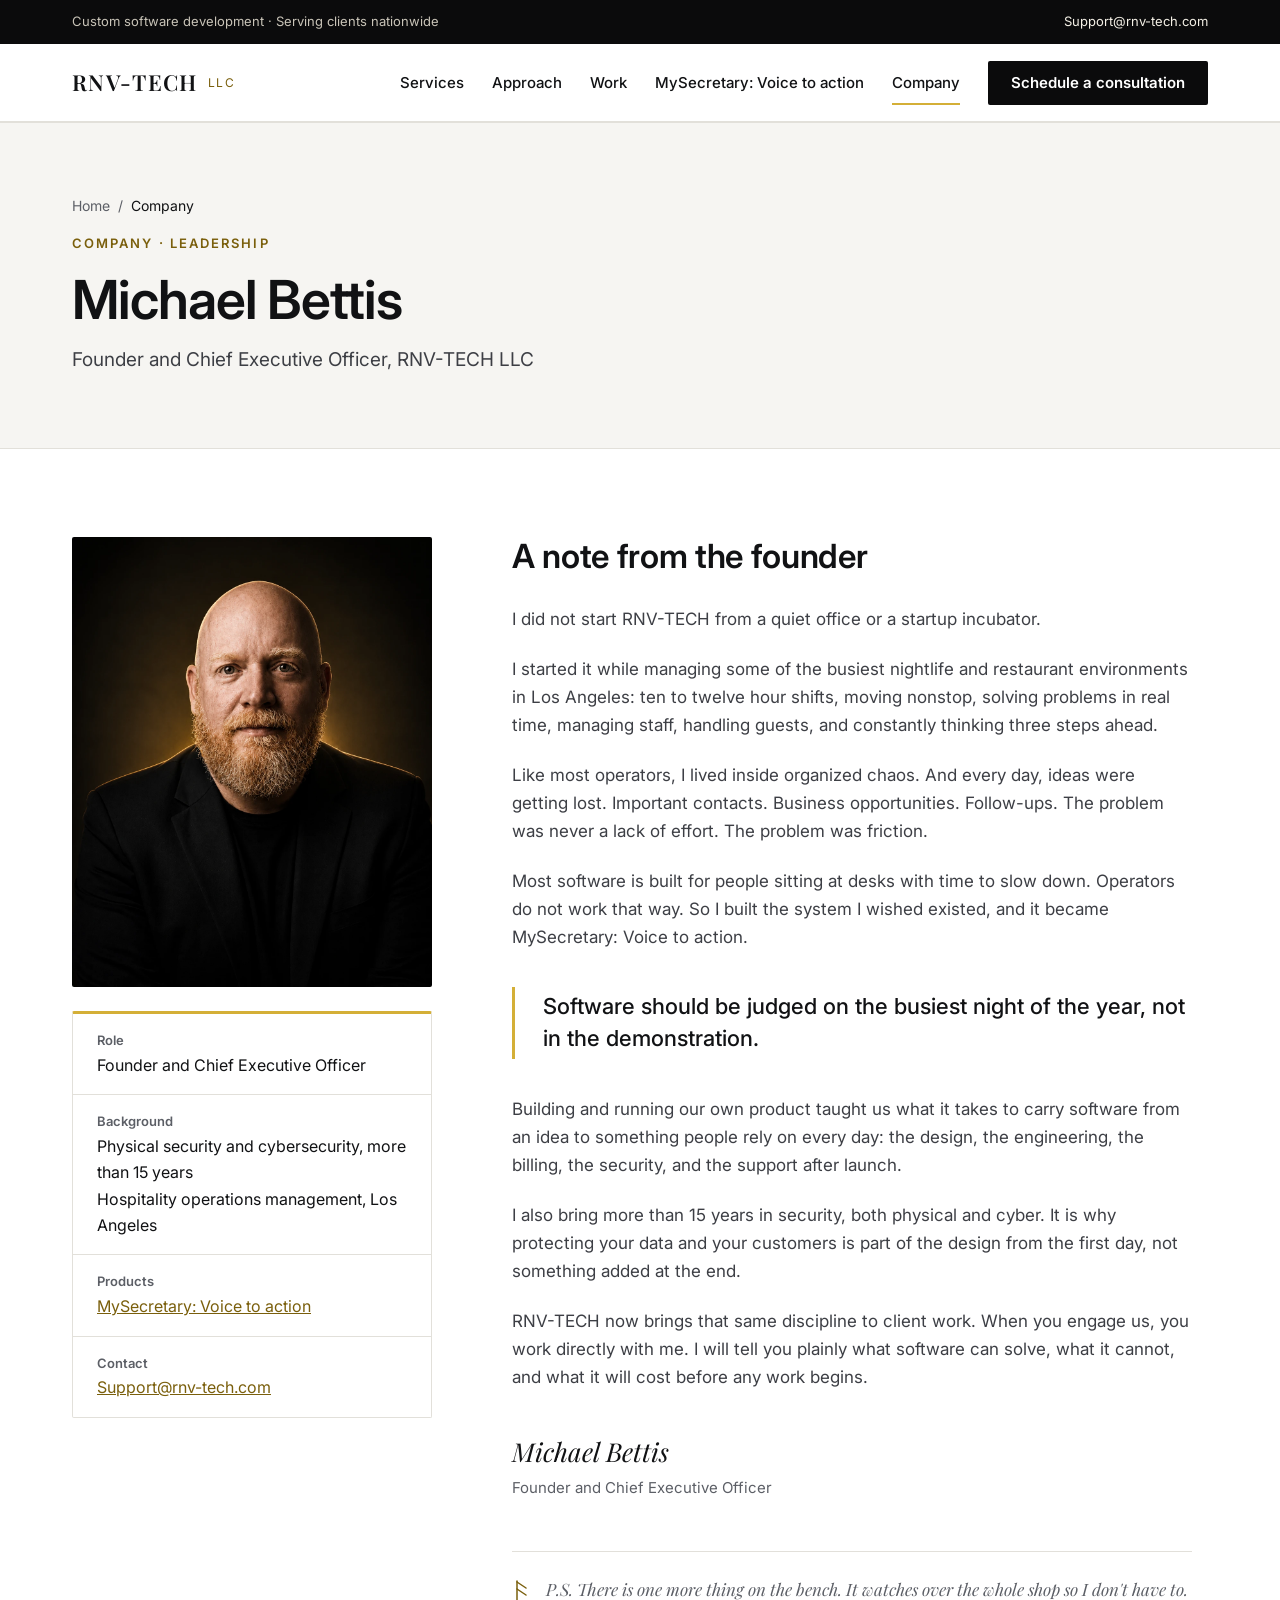
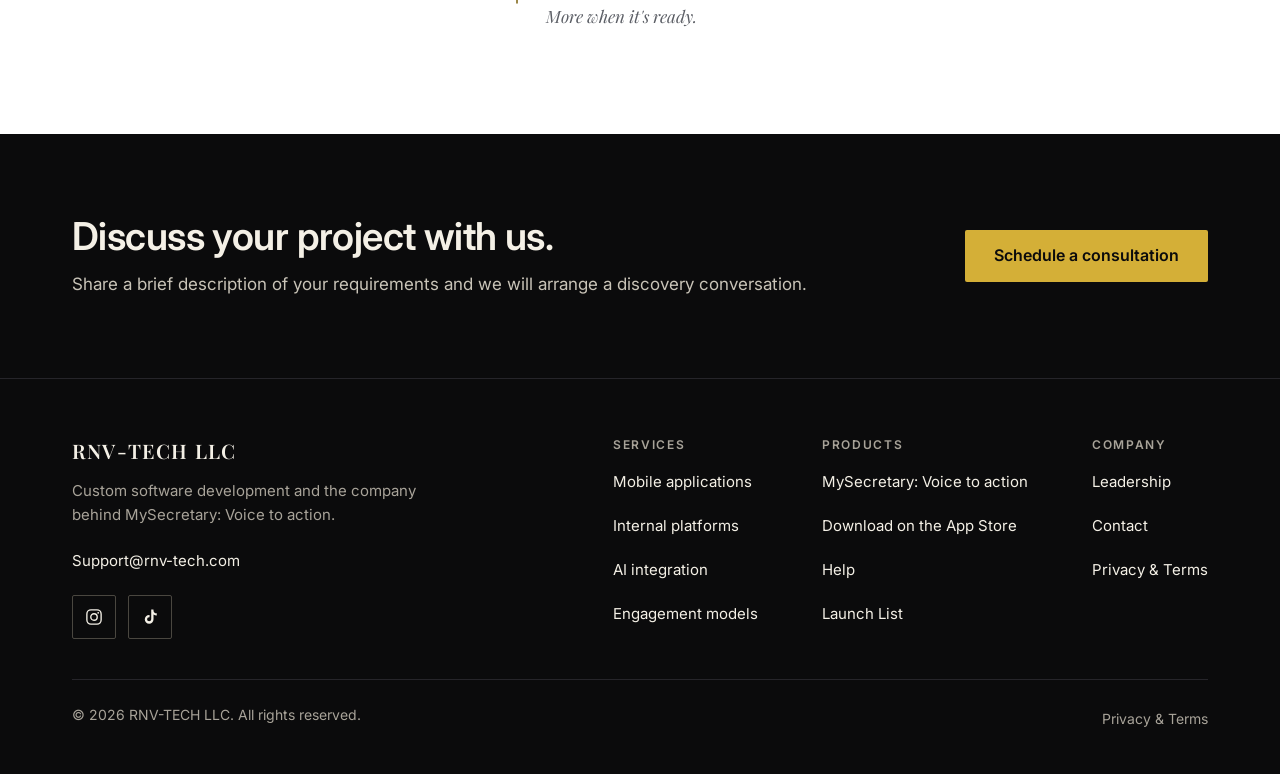
<file: founder.html>
<!DOCTYPE html>
<!-- © 2026 RNV-TECH LLC. All rights reserved. Unauthorized copying or distribution prohibited. -->
<html lang="en">
<head>
  <meta charset="UTF-8" />
  <meta name="viewport" content="width=device-width, initial-scale=1.0" />
  <title>Leadership — Michael Bettis | RNV-TECH LLC</title>
  <meta name="description" content="Michael Bettis is the Founder and Chief Executive Officer of RNV-TECH LLC, with more than 15 years in physical security and cybersecurity and a background in high-volume hospitality operations in Los Angeles." />
  <link rel="preconnect" href="https://fonts.googleapis.com" />
  <link rel="preconnect" href="https://fonts.gstatic.com" crossorigin />
  <link href="https://fonts.googleapis.com/css2?family=Playfair+Display:ital,wght@0,500;0,600;1,500&family=Inter:wght@400;500;600;700&display=swap" rel="stylesheet" />
  <link rel="icon" type="image/png" href="images/favicon.png" />
  <link rel="stylesheet" href="css/corporate.css" />
  <link rel="canonical" href="https://rnv-tech.com/founder.html" />
  <meta property="og:type" content="website" />
  <meta property="og:site_name" content="RNV-TECH LLC" />
  <meta property="og:title" content="Leadership — Michael Bettis | RNV-TECH LLC" />
  <meta property="og:description" content="Michael Bettis, Founder and Chief Executive Officer of RNV-TECH LLC, the custom software company behind MySecretary: Voice to action." />
  <meta property="og:url" content="https://rnv-tech.com/founder.html" />
  <meta property="og:image" content="https://rnv-tech.com/images/og-card.jpg" />
  <meta property="og:image:width" content="1200" />
  <meta property="og:image:height" content="630" />
  <meta name="twitter:card" content="summary_large_image" />
  <meta name="twitter:title" content="Leadership — Michael Bettis | RNV-TECH LLC" />
  <meta name="twitter:description" content="Michael Bettis, Founder and Chief Executive Officer of RNV-TECH LLC, the custom software company behind MySecretary: Voice to action." />
  <meta name="twitter:image" content="https://rnv-tech.com/images/og-card.jpg" />
  <script type="application/ld+json">{"@context": "https://schema.org", "@graph": [{"@type": "AboutPage", "@id": "https://rnv-tech.com/founder.html", "name": "Leadership — Michael Bettis", "url": "https://rnv-tech.com/founder.html", "mainEntity": {"@type": "Person", "name": "Michael Bettis", "jobTitle": "Founder and Chief Executive Officer", "image": "https://rnv-tech.com/images/founder-portrait.webp", "worksFor": {"@id": "https://rnv-tech.com/#org"}}}, {"@type": "Organization", "@id": "https://rnv-tech.com/#org", "name": "RNV-TECH LLC", "url": "https://rnv-tech.com/", "logo": "https://rnv-tech.com/images/logo.png", "email": "Support@rnv-tech.com", "sameAs": ["https://www.instagram.com/rnv_tech", "https://www.tiktok.com/@rnv_tech2026", "https://apps.apple.com/us/app/mysecretary-voice-to-action/id6780405200"]}]}</script>
  <script type="application/ld+json">
  {
    "@context": "https://schema.org",
    "@type": "BreadcrumbList",
    "itemListElement": [
      { "@type": "ListItem", "position": 1, "name": "Home", "item": "https://rnv-tech.com/" },
      { "@type": "ListItem", "position": 2, "name": "Company", "item": "https://rnv-tech.com/founder.html" }
    ]
  }
  </script>
</head>
<body class="c-page">

<!-- ── NAV ── -->
<div class="c-utility">
  <div class="c-wrap">
    <span>Custom software development · Serving clients nationwide</span>
    <a href="mailto:Support@rnv-tech.com">Support@rnv-tech.com</a>
  </div>
</div>
<header class="c-header">
  <div class="c-wrap">
    <div class="c-header-row">
      <a href="index.html" class="c-brand" aria-label="RNV-TECH LLC home">
        <span class="c-brand-name">RNV-TECH</span>
        <span class="c-brand-llc">LLC</span>
      </a>
      <nav class="c-nav" aria-label="Primary">
        <a href="index.html#services">Services</a>
        <a href="index.html#approach">Approach</a>
        <a href="index.html#work">Work</a>
        <a href="mysecretary.html">MySecretary: Voice to action</a>
        <a href="founder.html" aria-current="page">Company</a>
        <a href="index.html#contact" class="c-btn c-btn-dark">Schedule a consultation</a>
      </nav>
      <button type="button" class="c-burger" id="hamburger" aria-label="Open menu"><span></span><span></span><span></span></button>
    </div>
    <div class="c-mobile" id="mobile-menu">
      <a href="index.html#services">Services</a>
      <a href="index.html#approach">Approach</a>
      <a href="index.html#work">Work</a>
      <a href="mysecretary.html">MySecretary: Voice to action</a>
      <a href="founder.html" aria-current="page">Company</a>
      <a href="contact.html">Contact</a>
      <a href="index.html#contact" class="c-btn c-btn-dark">Schedule a consultation</a>
    </div>
  </div>
</header>

<main>

<!-- ── PAGE HEADER ── -->
<section class="c-pagehead c-alt" id="top">
  <div class="c-wrap">
    <nav class="c-crumb" aria-label="Breadcrumb">
      <ol>
        <li><a href="index.html">Home</a></li>
        <li><span aria-current="page">Company</span></li>
      </ol>
    </nav>
    <p class="c-eyebrow">Company · Leadership</p>
    <h1 class="c-h1">Michael Bettis</h1>
    <p class="c-lead">Founder and Chief Executive Officer, RNV-TECH LLC</p>
  </div>
</section>

<!-- ── BIO + LETTER ── -->
<section>
  <div class="c-wrap c-bio">
    <aside class="c-bio-aside">
      <img class="c-portrait" src="images/founder-portrait.webp" alt="Michael Bettis, Founder and Chief Executive Officer of RNV-TECH LLC" width="1122" height="1402" />
      <dl class="c-panel c-facts">
        <div><dt>Role</dt><dd>Founder and Chief Executive Officer</dd></div>
        <div><dt>Background</dt><dd>Physical security and cybersecurity, more than 15 years</dd><dd>Hospitality operations management, Los Angeles</dd></div>
        <div><dt>Products</dt><dd><a href="mysecretary.html">MySecretary: Voice to action</a></dd></div>
        <div><dt>Contact</dt><dd><a href="mailto:Support@rnv-tech.com">Support@rnv-tech.com</a></dd></div>
      </dl>
    </aside>

    <article class="c-letter">
      <h2>A note from the founder</h2>
      <p>I did not start RNV-TECH from a quiet office or a startup incubator.</p>
      <p>I started it while managing some of the busiest nightlife and restaurant environments in Los Angeles: ten to twelve hour shifts, moving nonstop, solving problems in real time, managing staff, handling guests, and constantly thinking three steps ahead.</p>
      <p>Like most operators, I lived inside organized chaos. And every day, ideas were getting lost. Important contacts. Business opportunities. Follow-ups. The problem was never a lack of effort. The problem was friction.</p>
      <p>Most software is built for people sitting at desks with time to slow down. Operators do not work that way. So I built the system I wished existed, and it became MySecretary: Voice to action.</p>

      <blockquote class="c-pull">Software should be judged on the busiest night of the year, not in the demonstration.</blockquote>

      <p>Building and running our own product taught us what it takes to carry software from an idea to something people rely on every day: the design, the engineering, the billing, the security, and the support after launch.</p>
      <p>I also bring more than 15 years in security, both physical and cyber. It is why protecting your data and your customers is part of the design from the first day, not something added at the end.</p>
      <p>RNV-TECH now brings that same discipline to client work. When you engage us, you work directly with me. I will tell you plainly what software can solve, what it cannot, and what it will cost before any work begins.</p>

      <div class="c-signature">
        <span class="c-signature-name">Michael Bettis</span>
        <span class="c-signature-role">Founder and Chief Executive Officer</span>
      </div>

      <div class="c-ps">
        <svg viewBox="0 0 18 26" fill="none" stroke="currentColor" stroke-width="1.5" stroke-linecap="round" aria-hidden="true"><path d="M5 2v22"/><path d="M5 3l9 6"/><path d="M5 10l9 6"/></svg>
        <p>P.S. There is one more thing on the bench. It watches over the whole shop so I don't have to. More when it's ready.</p>
      </div>
    </article>
  </div>
</section>

<!-- ── CTA ── -->
<section class="c-cta c-dark">
  <div class="c-wrap">
    <div class="c-cta-copy">
      <h2 class="c-h2">Discuss your project with us.</h2>
      <p class="c-text">Share a brief description of your requirements and we will arrange a discovery conversation.</p>
    </div>
    <a href="index.html#contact" class="c-btn c-btn-lg c-btn-gold">Schedule a consultation</a>
  </div>
</section>

</main>

<!-- ── FOOTER ── -->
<footer class="c-footer">
  <div class="c-wrap">
    <div class="c-footer-top">
      <div class="c-footer-brand">
        <span class="c-brand-name">RNV-TECH LLC</span>
        <p>Custom software development and the company behind MySecretary: Voice to action.</p>
        <a href="mailto:Support@rnv-tech.com">Support@rnv-tech.com</a>
        <div class="c-footer-social">
          <a href="https://www.instagram.com/rnv_tech" target="_blank" rel="noopener" aria-label="RNV-TECH on Instagram"><svg viewBox="0 0 24 24" fill="none" stroke="currentColor" stroke-width="1.8" aria-hidden="true"><rect x="2.5" y="2.5" width="19" height="19" rx="5.5"/><circle cx="12" cy="12" r="4.3"/><circle cx="17.6" cy="6.4" r="1.2" fill="currentColor" stroke="none"/></svg></a>
          <a href="https://www.tiktok.com/@rnv_tech2026" target="_blank" rel="noopener" aria-label="RNV-TECH on TikTok"><svg viewBox="0 0 24 24" fill="currentColor" aria-hidden="true"><path d="M16.6 2h-2.97v13.06a2.77 2.77 0 1 1-2.77-2.77c.19 0 .38.02.56.06V9.32a5.8 5.8 0 0 0-.56-.03 5.83 5.83 0 1 0 5.83 5.83V8.73A7.5 7.5 0 0 0 21 10.06V7.1a4.55 4.55 0 0 1-4.4-4.55V2z"/></svg></a>
        </div>
      </div>
      <div class="c-footer-cols">
        <div class="c-footer-col">
          <h2>Services</h2>
          <a href="index.html#services">Mobile applications</a>
          <a href="index.html#services">Internal platforms</a>
          <a href="index.html#services">AI integration</a>
          <a href="index.html#engagement">Engagement models</a>
        </div>
        <div class="c-footer-col">
          <h2>Products</h2>
          <a href="mysecretary.html">MySecretary: Voice to action</a>
          <a href="https://apps.apple.com/us/app/mysecretary-voice-to-action/id6780405200" target="_blank" rel="noopener">Download on the App Store</a>
          <a href="help.html">Help</a>
          <a href="contact.html#launch">Launch List</a>
        </div>
        <div class="c-footer-col">
          <h2>Company</h2>
          <a href="founder.html">Leadership</a>
          <a href="contact.html">Contact</a>
          <a href="privacy-terms.html">Privacy &amp; Terms</a>
        </div>
      </div>
    </div>
    <div class="c-footer-base">
      <span>© 2026 RNV-TECH LLC. All rights reserved.</span>
      <a href="privacy-terms.html">Privacy &amp; Terms</a>
    </div>
  </div>
</footer>

<script src="js/main.js"></script>
<!-- Cloudflare Web Analytics --><script type='module' src='https://static.cloudflareinsights.com/beacon.min.js' data-cf-beacon='{"token": "a533929b5371492bbb993cb2571a2a96"}'></script><!-- End Cloudflare Web Analytics -->
</body>
</html>
</file>
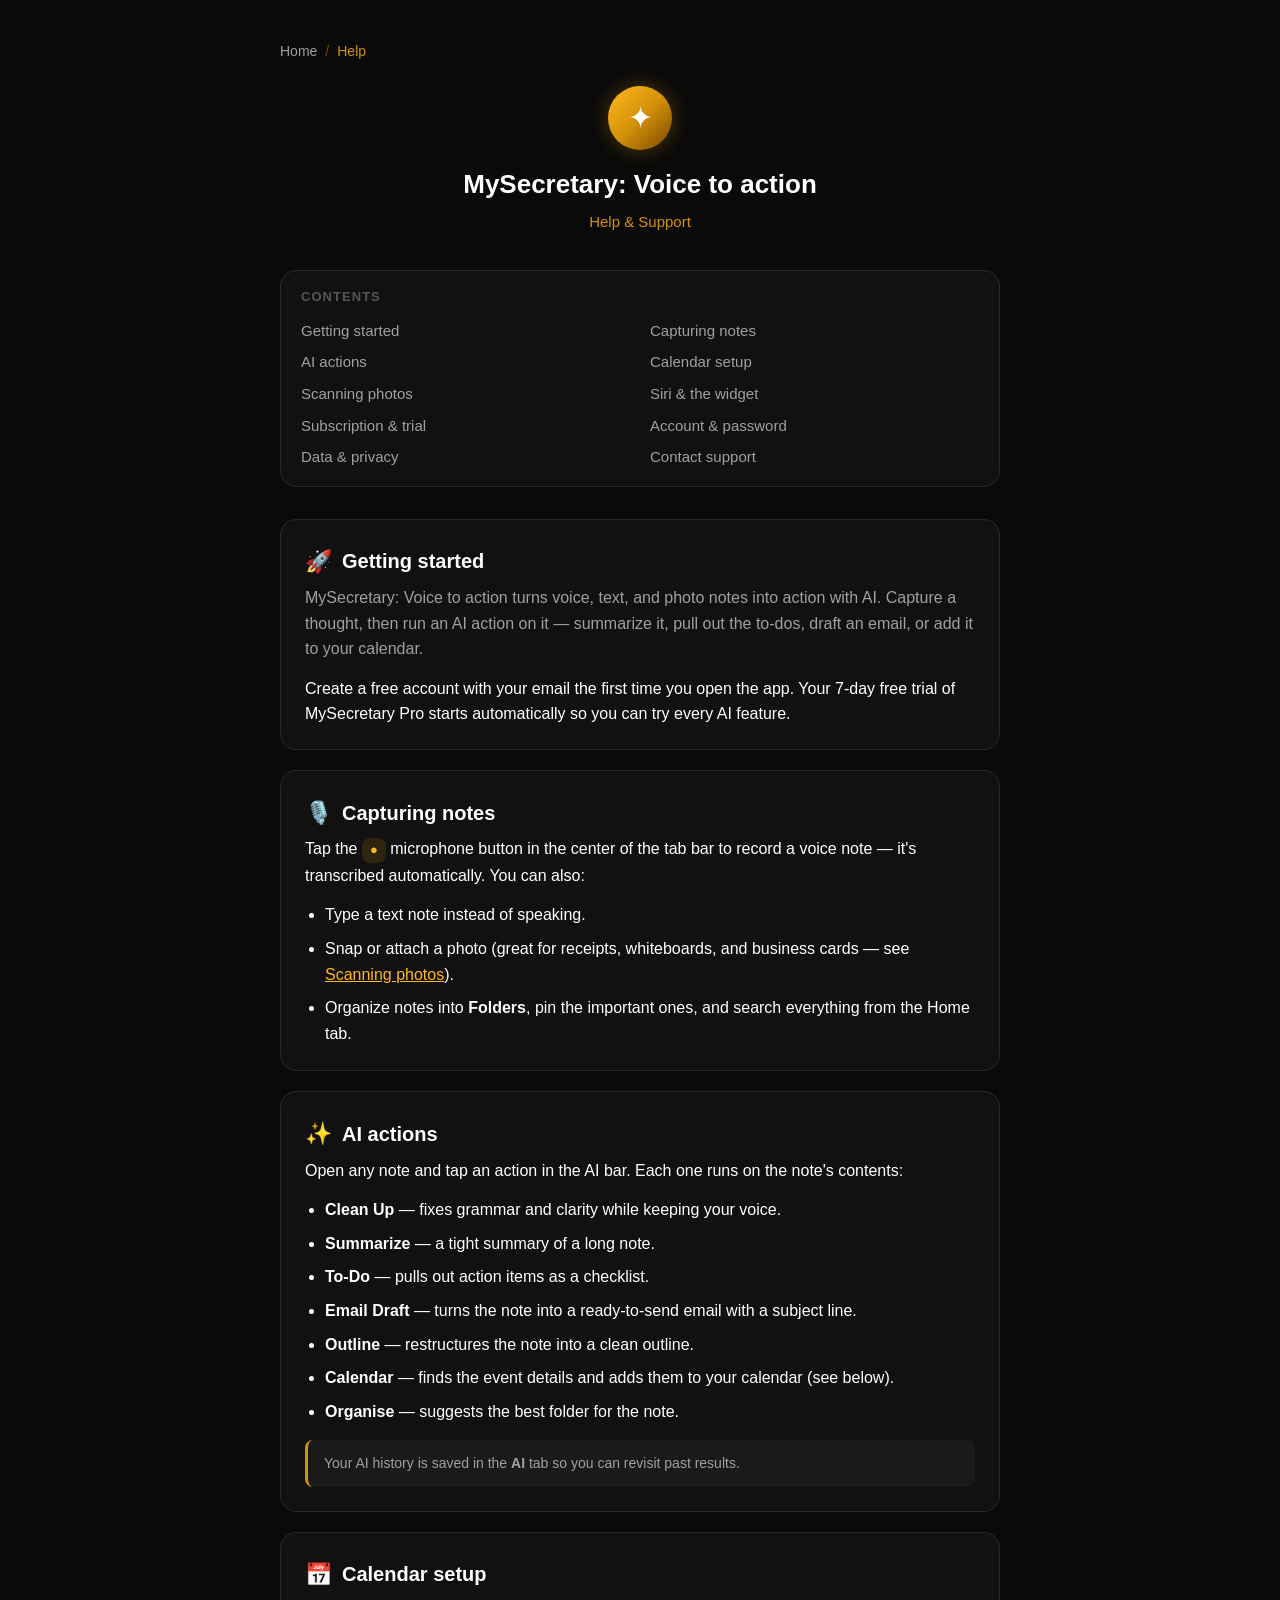
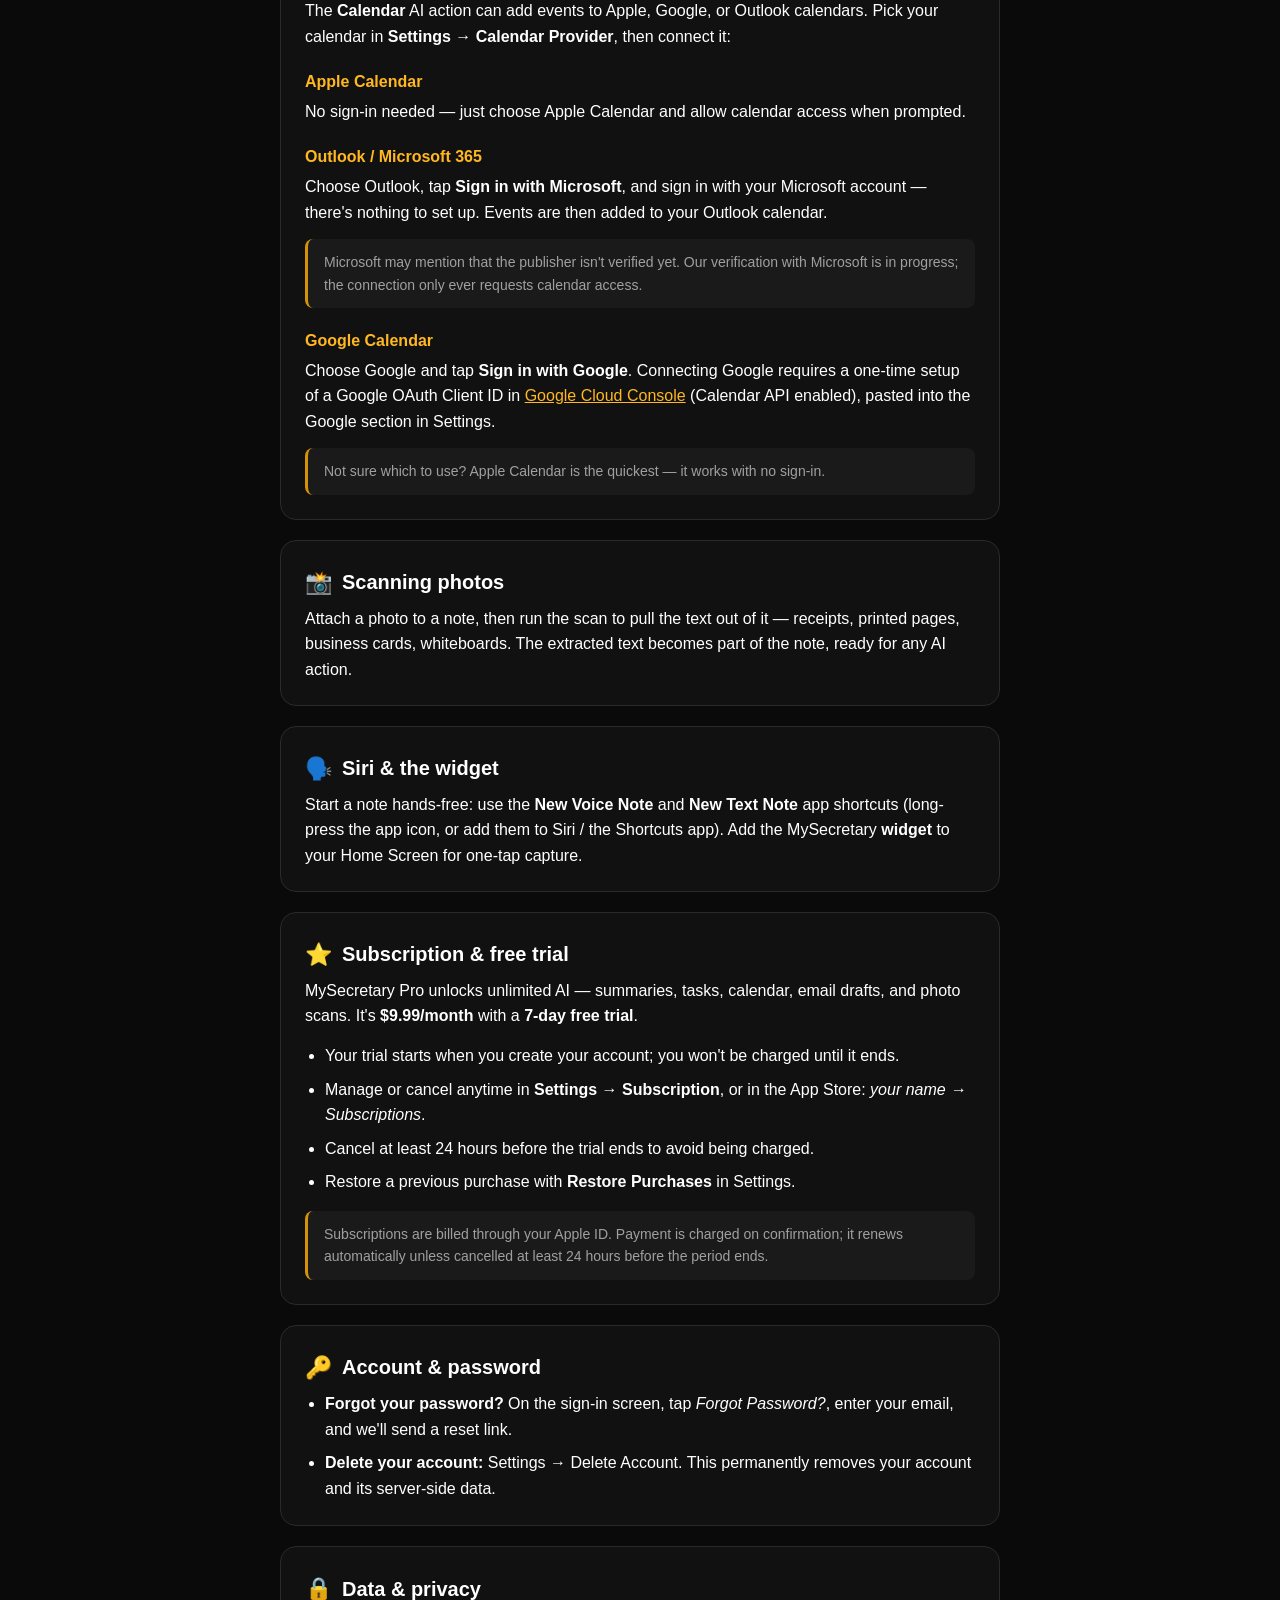
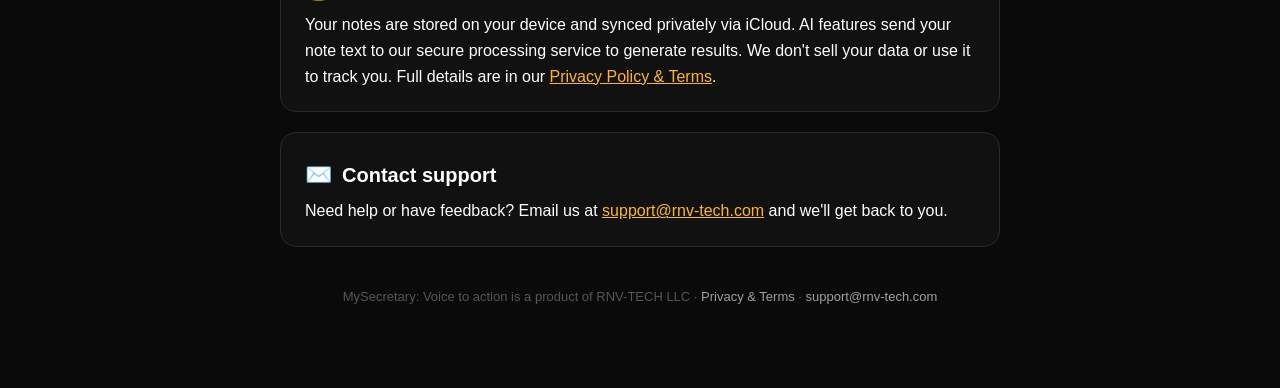
<file: help.html>
<!DOCTYPE html>
<html lang="en">
<head>
  <meta charset="UTF-8" />
  <meta name="viewport" content="width=device-width, initial-scale=1.0" />
  <title>Help &amp; Support · MySecretary: Voice to action</title>
  <meta name="description" content="How to use MySecretary: Voice to action — voice-first AI notes. Setup, calendar connections, subscription, Siri, and support." />
  <style>
    :root {
      --bg:#0A0A0A; --surface:#111111; --surface-raised:#1A1A1A; --separator:#2A2A2A;
      --gold:#D4920A; --gold-bright:#FFB820; --gold-dark:#7A4500;
      --text:#FFFFFF; --text-2:#A0A0A0; --text-3:#555555;
    }
    * { box-sizing:border-box; }
    body {
      margin:0; background:var(--bg); color:var(--text);
      font-family:-apple-system,BlinkMacSystemFont,"Segoe UI",Roboto,Helvetica,Arial,sans-serif;
      line-height:1.6; padding:40px 20px 80px;
    }
    .wrap { max-width:720px; margin:0 auto; }
    .brand { text-align:center; margin-bottom:36px; }
    .brand .mark {
      width:64px; height:64px; border-radius:50%; margin:0 auto 14px;
      background:linear-gradient(135deg,var(--gold-bright),var(--gold),var(--gold-dark));
      display:flex; align-items:center; justify-content:center; font-size:30px;
      box-shadow:0 0 20px rgba(212,146,10,.35);
    }
    .brand h1 { font-size:26px; margin:0 0 4px; }
    .brand .tag { color:var(--gold); font-size:15px; margin:0; }
    nav.breadcrumb { margin-bottom:24px; }
    nav.breadcrumb ol { display:flex; flex-wrap:wrap; align-items:center; gap:8px; list-style:none; margin:0; padding:0; font-size:14px; }
    nav.breadcrumb li { display:flex; align-items:center; gap:8px; }
    nav.breadcrumb li:not(:last-child)::after { content:'/'; color:var(--gold-dark); }
    nav.breadcrumb a { color:var(--text-2); text-decoration:none; }
    nav.breadcrumb a:hover { color:var(--gold-bright); }
    nav.breadcrumb [aria-current='page'] { color:var(--gold); }
    nav.toc {
      background:var(--surface); border:1px solid var(--separator); border-radius:16px;
      padding:16px 20px; margin-bottom:32px;
    }
    nav.toc h2 { font-size:13px; text-transform:uppercase; letter-spacing:.08em; color:var(--text-3); margin:0 0 10px; }
    nav.toc ul { list-style:none; margin:0; padding:0; display:grid; grid-template-columns:1fr 1fr; gap:6px 20px; }
    nav.toc a { color:var(--text-2); text-decoration:none; font-size:15px; }
    nav.toc a:hover { color:var(--gold-bright); }
    section {
      background:var(--surface); border:1px solid var(--separator); border-radius:16px;
      padding:24px 24px 8px; margin-bottom:20px;
    }
    section h2 {
      font-size:20px; margin:0 0 6px; display:flex; align-items:center; gap:10px;
      scroll-margin-top:20px;
    }
    section h2 .ic { font-size:22px; }
    section h3 { font-size:16px; color:var(--gold-bright); margin:20px 0 4px; }
    p { color:var(--text); margin:0 0 14px; }
    p.lead { color:var(--text-2); }
    ul.steps { margin:0 0 16px; padding-left:20px; }
    ul.steps li { margin-bottom:8px; }
    .chip {
      display:inline-block; background:rgba(212,146,10,.15); color:var(--gold-bright);
      border-radius:8px; padding:2px 8px; font-size:13px; font-weight:600;
    }
    .note {
      background:var(--surface-raised); border-left:3px solid var(--gold); border-radius:8px;
      padding:12px 16px; margin:0 0 16px; color:var(--text-2); font-size:14px;
    }
    a.link { color:var(--gold-bright); }
    footer { text-align:center; color:var(--text-3); font-size:13px; margin-top:40px; }
    footer a { color:var(--text-2); text-decoration:none; }
    footer a:hover { color:var(--gold-bright); }
  </style>
  <link rel="canonical" href="https://rnv-tech.com/help.html" />
  <meta property="og:type" content="website" />
  <meta property="og:site_name" content="RNV-TECH LLC" />
  <meta property="og:title" content="Help & Support · MySecretary: Voice to action" />
  <meta property="og:description" content="How to use MySecretary: Voice to action — setup, AI actions, calendar connections, subscription, Siri, and support." />
  <meta property="og:url" content="https://rnv-tech.com/help.html" />
  <meta property="og:image" content="https://rnv-tech.com/images/og-card.jpg" />
  <meta property="og:image:width" content="1200" />
  <meta property="og:image:height" content="630" />
  <meta name="twitter:card" content="summary_large_image" />
  <meta name="twitter:title" content="Help & Support · MySecretary: Voice to action" />
  <meta name="twitter:description" content="How to use MySecretary: Voice to action — setup, AI actions, calendar connections, subscription, Siri, and support." />
  <meta name="twitter:image" content="https://rnv-tech.com/images/og-card.jpg" />
  <script type="application/ld+json">{"@context": "https://schema.org", "@graph": [{"@type": "WebPage", "@id": "https://rnv-tech.com/help.html", "name": "MySecretary: Voice to action — Help & Support", "url": "https://rnv-tech.com/help.html", "about": {"@id": "https://rnv-tech.com/#app"}}]}</script>
  <script type="application/ld+json">
  {
    "@context": "https://schema.org",
    "@type": "BreadcrumbList",
    "itemListElement": [
      { "@type": "ListItem", "position": 1, "name": "Home", "item": "https://rnv-tech.com/" },
      { "@type": "ListItem", "position": 2, "name": "Help", "item": "https://rnv-tech.com/help.html" }
    ]
  }
  </script>
</head>
<body>
  <div class="wrap">

    <nav class="breadcrumb" aria-label="Breadcrumb">
      <ol>
        <li><a href="index.html">Home</a></li>
        <li><span aria-current="page">Help</span></li>
      </ol>
    </nav>

    <div class="brand">
      <div class="mark">✦</div>
      <h1>MySecretary: Voice to action</h1>
      <p class="tag">Help &amp; Support</p>
    </div>

    <nav class="toc">
      <h2>Contents</h2>
      <ul>
        <li><a href="#start">Getting started</a></li>
        <li><a href="#capture">Capturing notes</a></li>
        <li><a href="#ai">AI actions</a></li>
        <li><a href="#calendar">Calendar setup</a></li>
        <li><a href="#scan">Scanning photos</a></li>
        <li><a href="#siri">Siri &amp; the widget</a></li>
        <li><a href="#pro">Subscription &amp; trial</a></li>
        <li><a href="#account">Account &amp; password</a></li>
        <li><a href="#privacy">Data &amp; privacy</a></li>
        <li><a href="#support">Contact support</a></li>
      </ul>
    </nav>

    <section id="start">
      <h2><span class="ic">🚀</span> Getting started</h2>
      <p class="lead">MySecretary: Voice to action turns voice, text, and photo notes into action with AI. Capture a thought, then run an AI action on it — summarize it, pull out the to-dos, draft an email, or add it to your calendar.</p>
      <p>Create a free account with your email the first time you open the app. Your 7-day free trial of MySecretary&nbsp;Pro starts automatically so you can try every AI feature.</p>
    </section>

    <section id="capture">
      <h2><span class="ic">🎙️</span> Capturing notes</h2>
      <p>Tap the <span class="chip">●</span> microphone button in the center of the tab bar to record a voice note — it's transcribed automatically. You can also:</p>
      <ul class="steps">
        <li>Type a text note instead of speaking.</li>
        <li>Snap or attach a photo (great for receipts, whiteboards, and business cards — see <a class="link" href="#scan">Scanning photos</a>).</li>
        <li>Organize notes into <strong>Folders</strong>, pin the important ones, and search everything from the Home tab.</li>
      </ul>
    </section>

    <section id="ai">
      <h2><span class="ic">✨</span> AI actions</h2>
      <p>Open any note and tap an action in the AI bar. Each one runs on the note's contents:</p>
      <ul class="steps">
        <li><strong>Clean Up</strong> — fixes grammar and clarity while keeping your voice.</li>
        <li><strong>Summarize</strong> — a tight summary of a long note.</li>
        <li><strong>To-Do</strong> — pulls out action items as a checklist.</li>
        <li><strong>Email Draft</strong> — turns the note into a ready-to-send email with a subject line.</li>
        <li><strong>Outline</strong> — restructures the note into a clean outline.</li>
        <li><strong>Calendar</strong> — finds the event details and adds them to your calendar (see below).</li>
        <li><strong>Organise</strong> — suggests the best folder for the note.</li>
      </ul>
      <div class="note">Your AI history is saved in the <strong>AI</strong> tab so you can revisit past results.</div>
    </section>

    <section id="calendar">
      <h2><span class="ic">📅</span> Calendar setup</h2>
      <p>The <strong>Calendar</strong> AI action can add events to Apple, Google, or Outlook calendars. Pick your calendar in <strong>Settings → Calendar Provider</strong>, then connect it:</p>

      <h3>Apple Calendar</h3>
      <p>No sign-in needed — just choose Apple Calendar and allow calendar access when prompted.</p>

      <h3>Outlook / Microsoft 365</h3>
      <p>Choose Outlook, tap <strong>Sign in with Microsoft</strong>, and sign in with your Microsoft account — there's nothing to set up. Events are then added to your Outlook calendar.</p>
      <div class="note">Microsoft may mention that the publisher isn't verified yet. Our verification with Microsoft is in progress; the connection only ever requests calendar access.</div>

      <h3>Google Calendar</h3>
      <p>Choose Google and tap <strong>Sign in with Google</strong>. Connecting Google requires a one-time setup of a Google OAuth Client ID in <a class="link" href="https://console.cloud.google.com" target="_blank" rel="noopener">Google Cloud Console</a> (Calendar API enabled), pasted into the Google section in Settings.</p>
      <div class="note">Not sure which to use? Apple Calendar is the quickest — it works with no sign-in.</div>
    </section>

    <section id="scan">
      <h2><span class="ic">📸</span> Scanning photos</h2>
      <p>Attach a photo to a note, then run the scan to pull the text out of it — receipts, printed pages, business cards, whiteboards. The extracted text becomes part of the note, ready for any AI action.</p>
    </section>

    <section id="siri">
      <h2><span class="ic">🗣️</span> Siri &amp; the widget</h2>
      <p>Start a note hands-free: use the <strong>New Voice Note</strong> and <strong>New Text Note</strong> app shortcuts (long-press the app icon, or add them to Siri / the Shortcuts app). Add the MySecretary <strong>widget</strong> to your Home Screen for one-tap capture.</p>
    </section>

    <section id="pro">
      <h2><span class="ic">⭐</span> Subscription &amp; free trial</h2>
      <p>MySecretary Pro unlocks unlimited AI — summaries, tasks, calendar, email drafts, and photo scans. It's <strong>$9.99/month</strong> with a <strong>7-day free trial</strong>.</p>
      <ul class="steps">
        <li>Your trial starts when you create your account; you won't be charged until it ends.</li>
        <li>Manage or cancel anytime in <strong>Settings → Subscription</strong>, or in the App Store: <em>your name → Subscriptions</em>.</li>
        <li>Cancel at least 24 hours before the trial ends to avoid being charged.</li>
        <li>Restore a previous purchase with <strong>Restore Purchases</strong> in Settings.</li>
      </ul>
      <div class="note">Subscriptions are billed through your Apple ID. Payment is charged on confirmation; it renews automatically unless cancelled at least 24 hours before the period ends.</div>
    </section>

    <section id="account">
      <h2><span class="ic">🔑</span> Account &amp; password</h2>
      <ul class="steps">
        <li><strong>Forgot your password?</strong> On the sign-in screen, tap <em>Forgot Password?</em>, enter your email, and we'll send a reset link.</li>
        <li><strong>Delete your account:</strong> Settings → Delete Account. This permanently removes your account and its server-side data.</li>
      </ul>
    </section>

    <section id="privacy">
      <h2><span class="ic">🔒</span> Data &amp; privacy</h2>
      <p>Your notes are stored on your device and synced privately via iCloud. AI features send your note text to our secure processing service to generate results. We don't sell your data or use it to track you. Full details are in our <a class="link" href="https://rnv-tech.com/privacy-terms.html">Privacy Policy &amp; Terms</a>.</p>
    </section>

    <section id="support">
      <h2><span class="ic">✉️</span> Contact support</h2>
      <p>Need help or have feedback? Email us at <a class="link" href="mailto:support@rnv-tech.com">support@rnv-tech.com</a> and we'll get back to you.</p>
    </section>

    <footer>
      MySecretary: Voice to action is a product of RNV-TECH LLC ·
      <a href="https://rnv-tech.com/privacy-terms.html">Privacy &amp; Terms</a> ·
      <a href="mailto:support@rnv-tech.com">support@rnv-tech.com</a>
    </footer>

  </div>
<!-- Cloudflare Web Analytics --><script type='module' src='https://static.cloudflareinsights.com/beacon.min.js' data-cf-beacon='{"token": "a533929b5371492bbb993cb2571a2a96"}'></script><!-- End Cloudflare Web Analytics -->
</body>
</html>
</file>
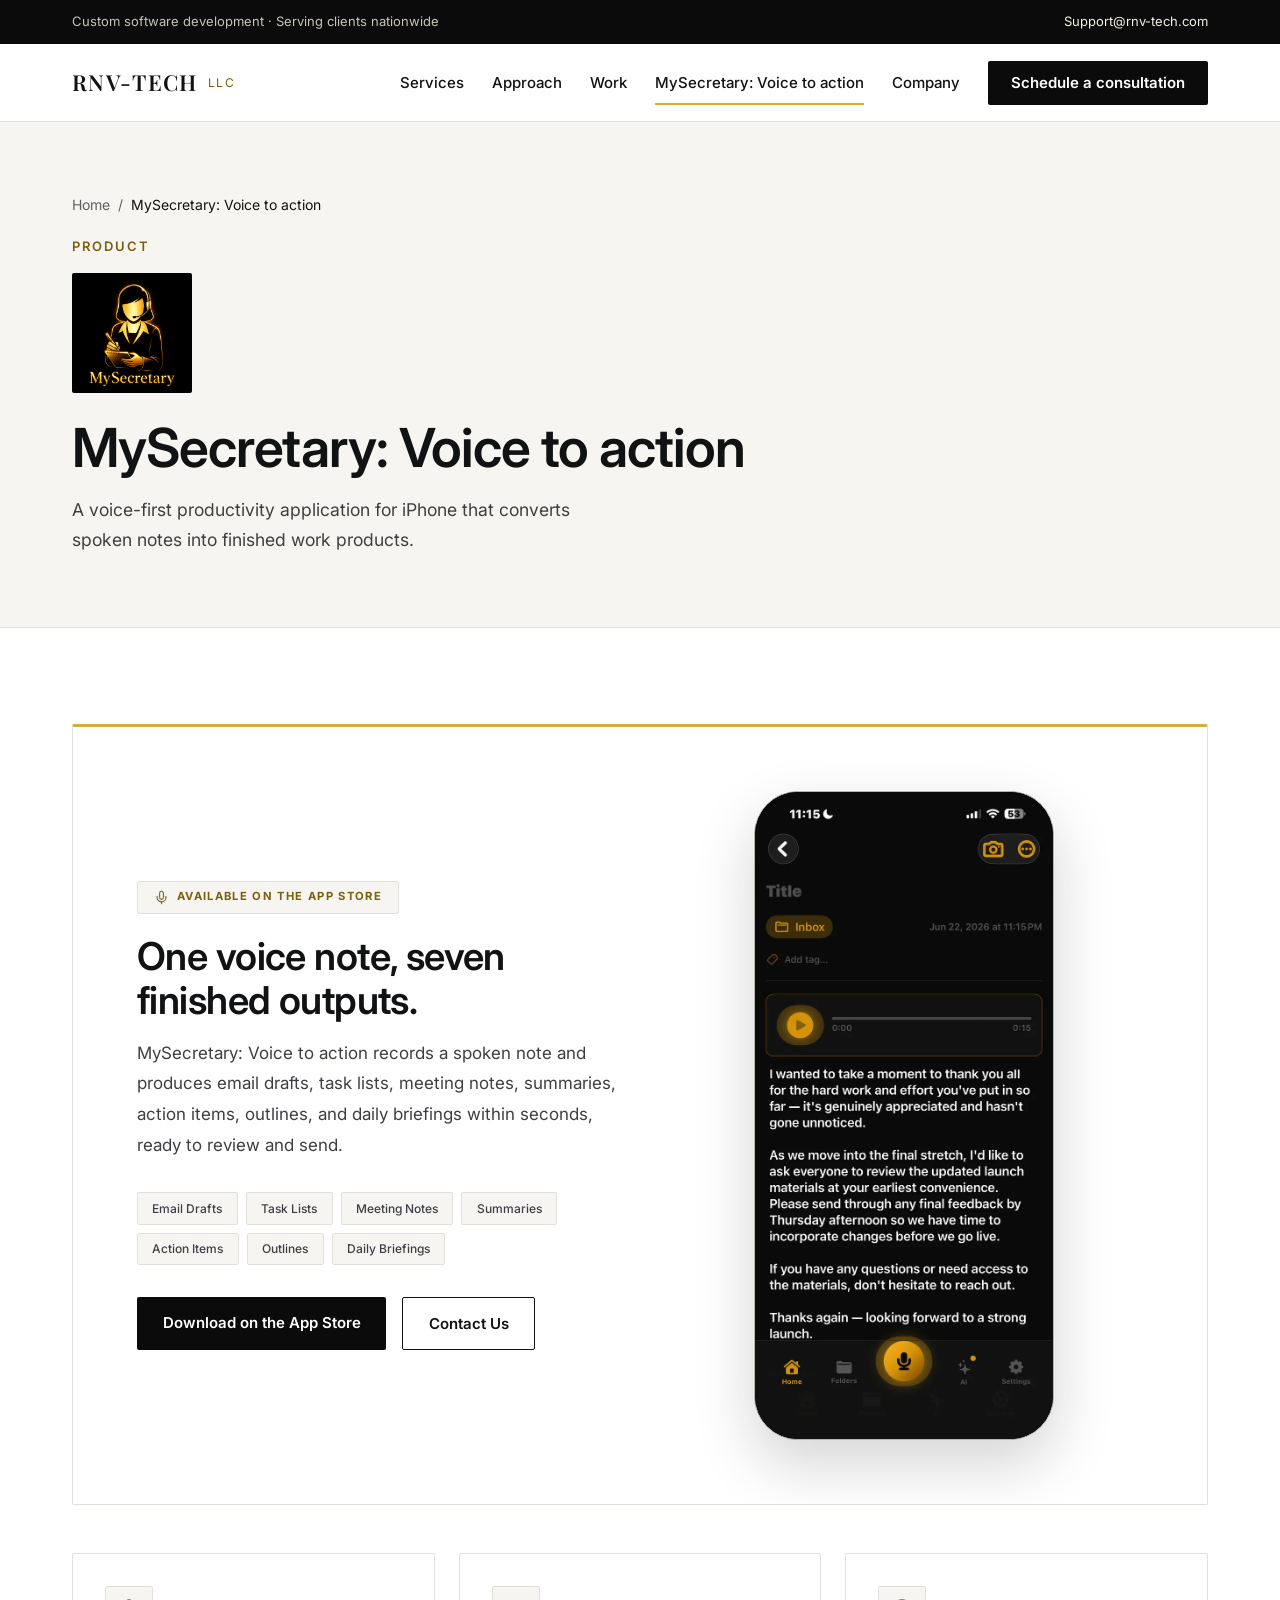
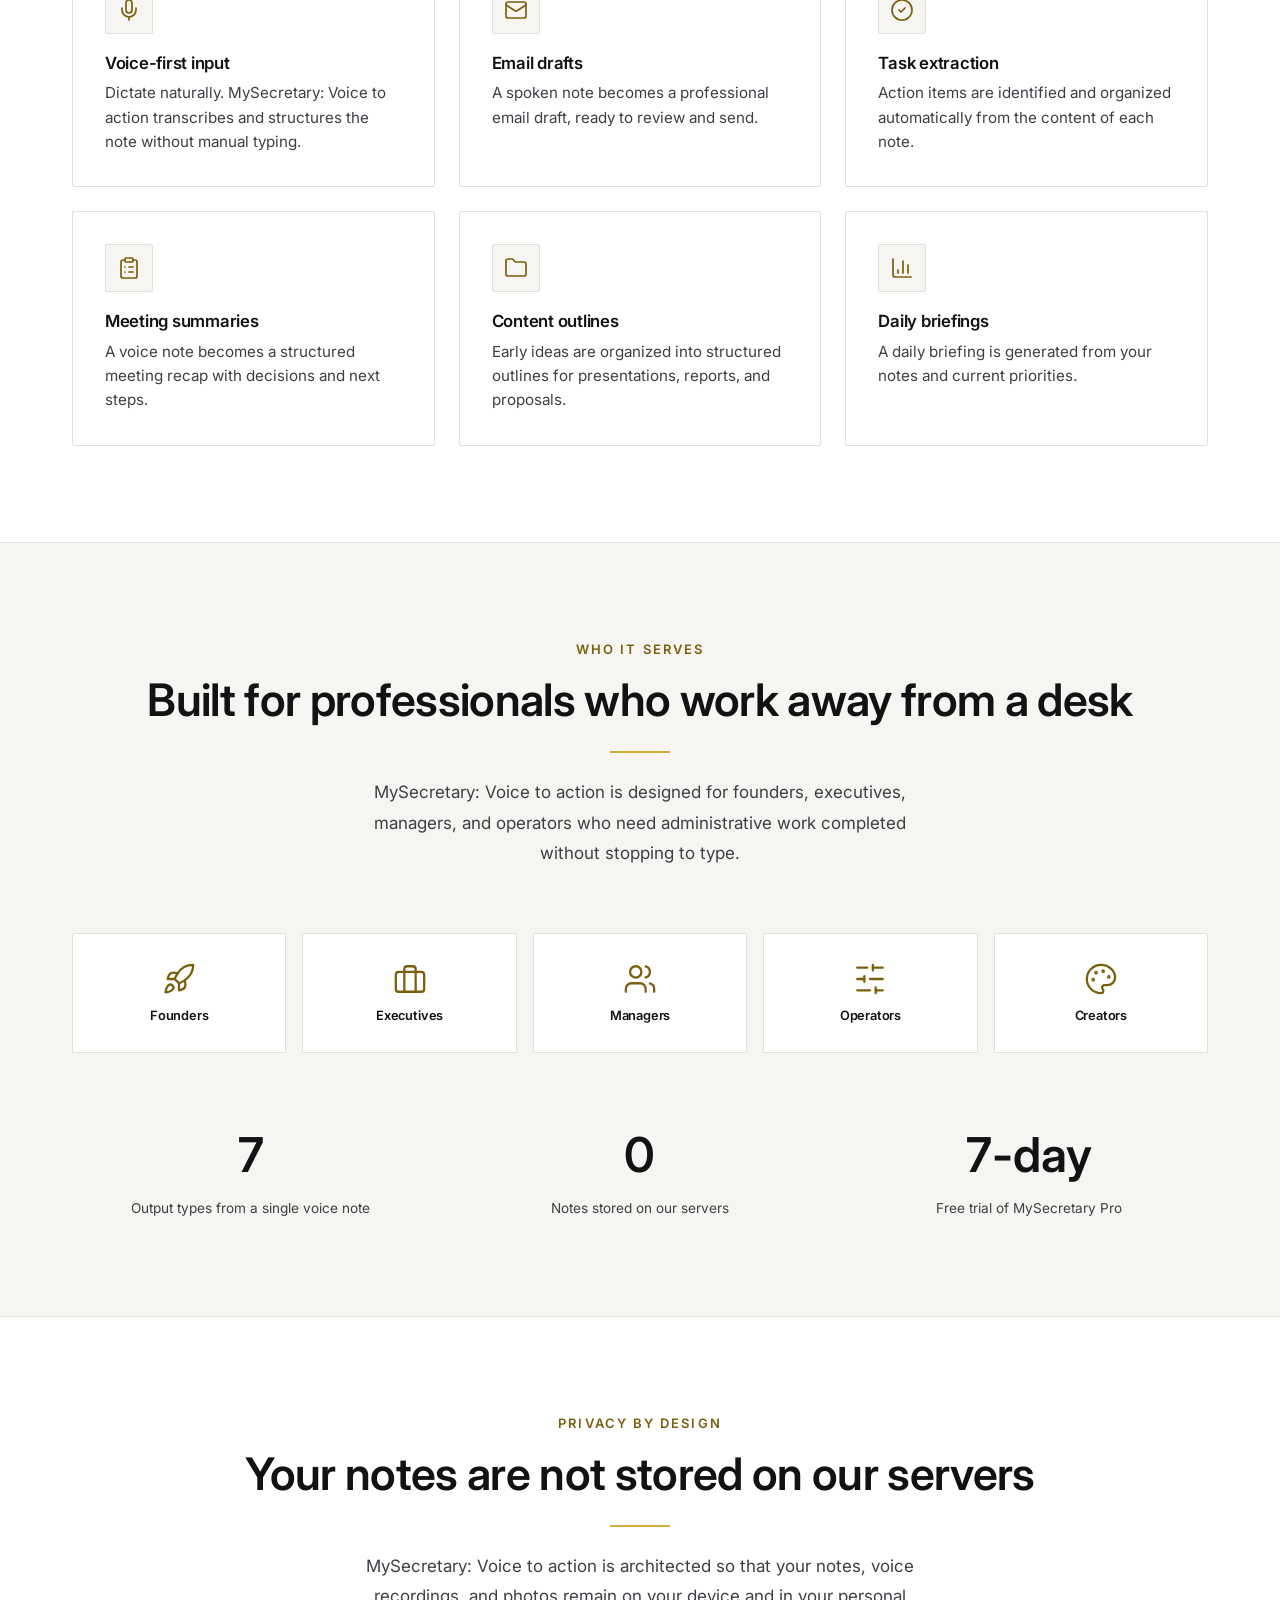
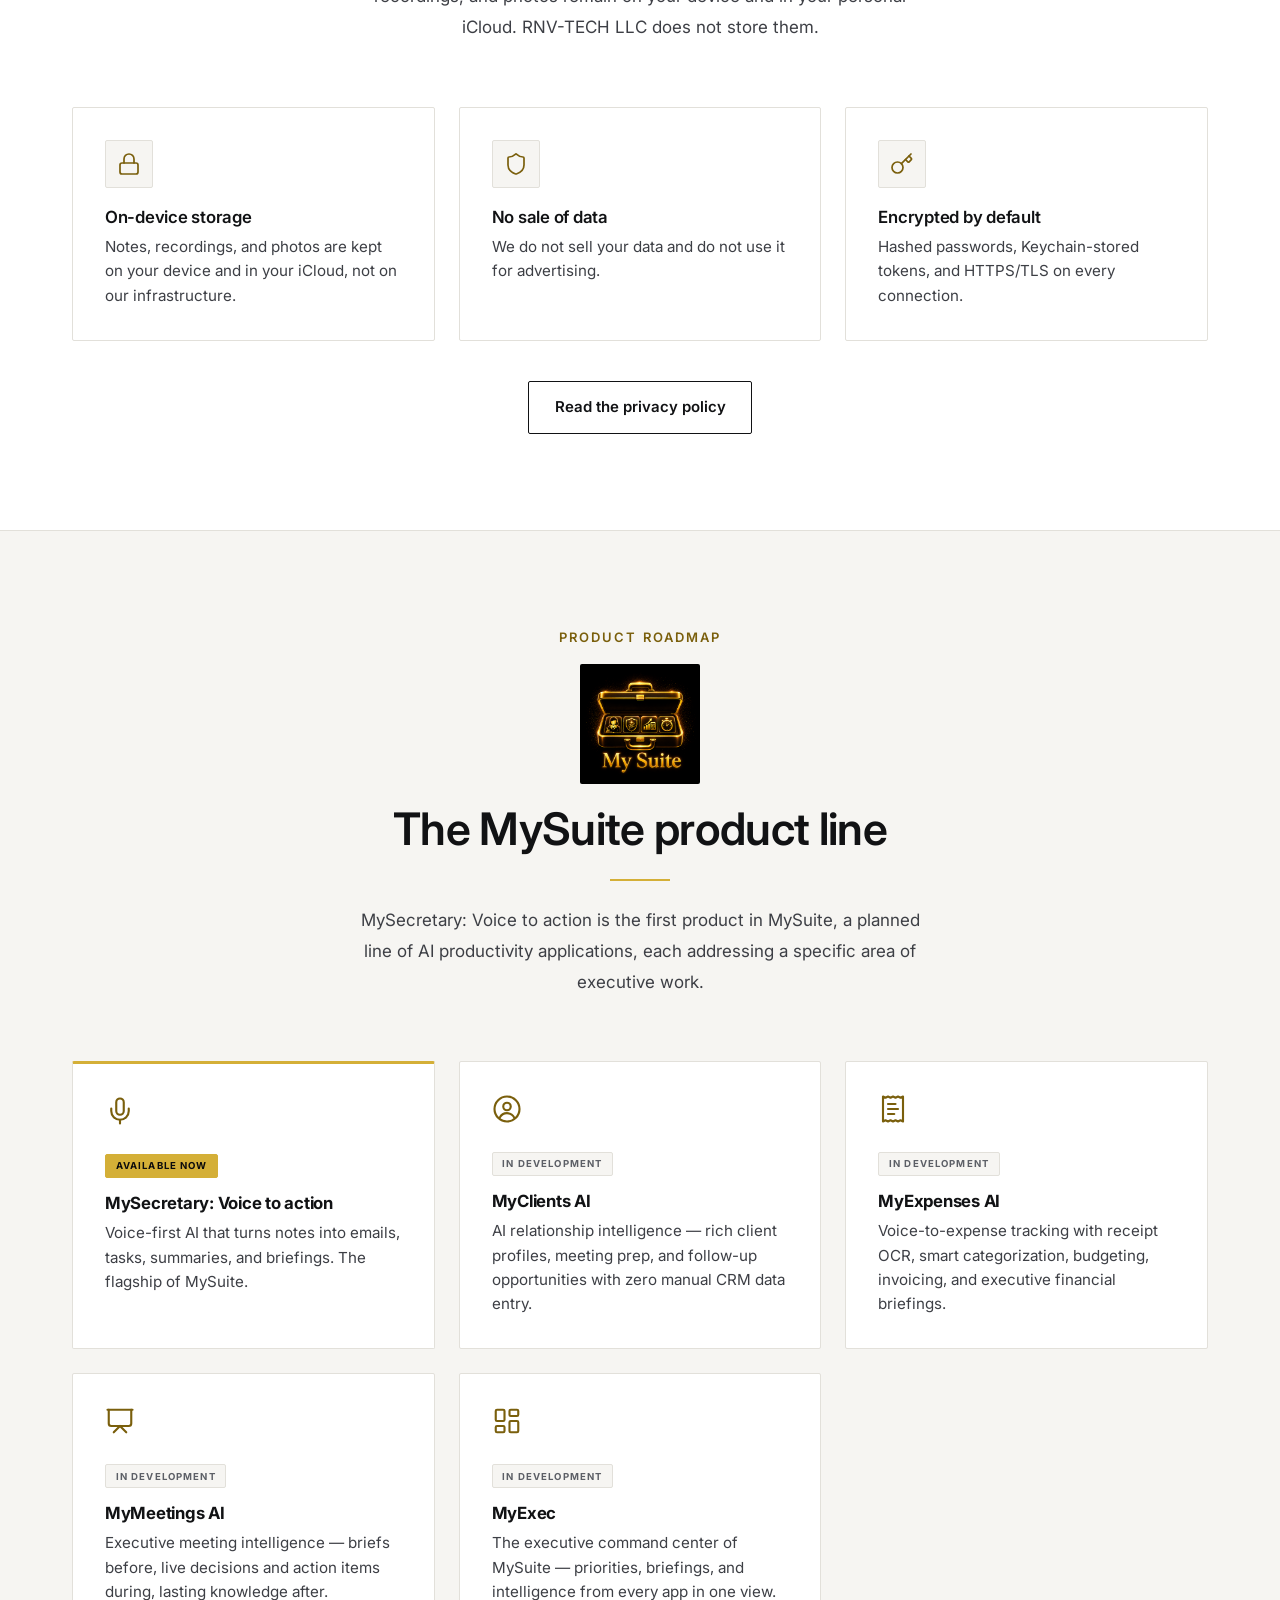
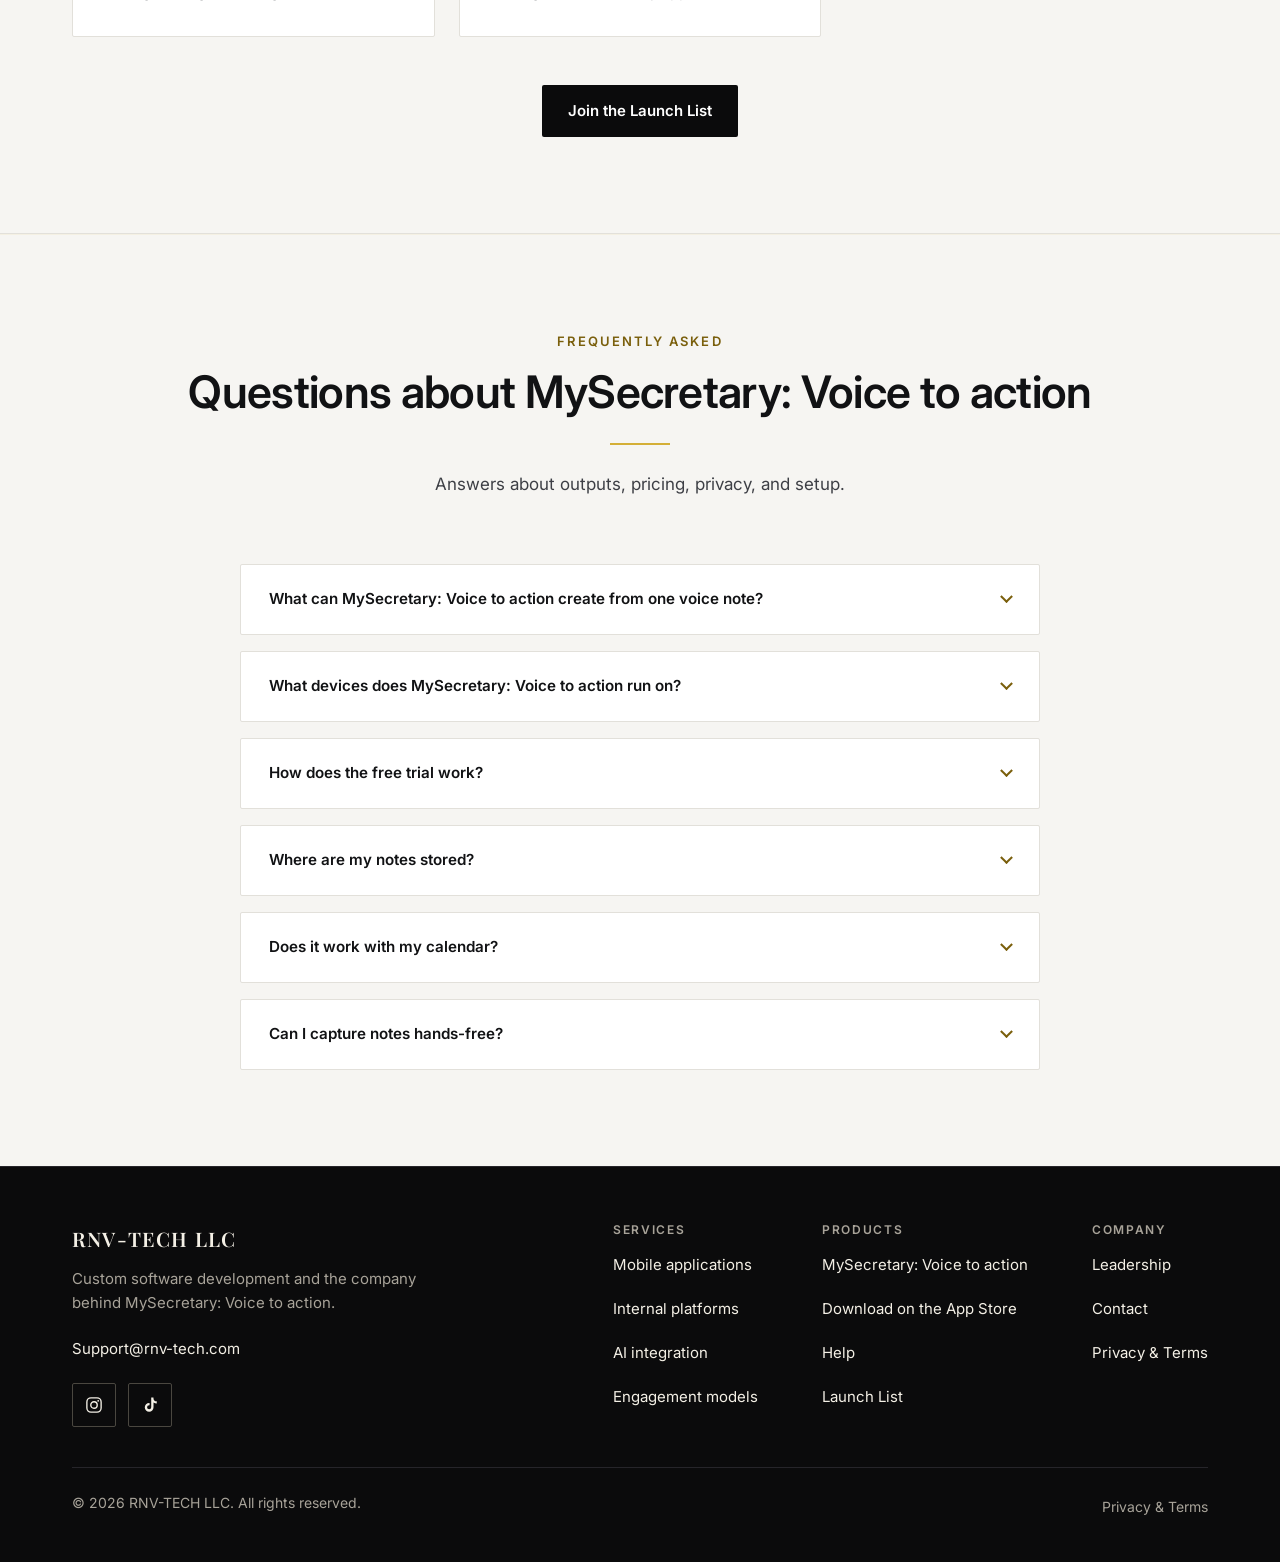
<file: mysecretary.html>
<!DOCTYPE html>
<!-- © 2026 RNV-TECH LLC. All rights reserved. Unauthorized copying or distribution prohibited. -->
<html lang="en">
<head>
  <meta charset="UTF-8" />
  <meta name="viewport" content="width=device-width, initial-scale=1.0" />
  <title>MySecretary: Voice to action — Voice-First AI Productivity App | RNV-TECH LLC</title>
  <meta name="description" content="MySecretary: Voice to action turns one voice note into emails, tasks, meeting notes, summaries, and daily briefings. Built for founders, executives, and operators." />
  <link rel="preconnect" href="https://fonts.googleapis.com" />
  <link rel="preconnect" href="https://fonts.gstatic.com" crossorigin />
  <link href="https://fonts.googleapis.com/css2?family=Playfair+Display:ital,wght@0,400;0,500;0,600;0,700;0,800;1,500&family=Inter:wght@400;500;600;700&display=swap" rel="stylesheet" />
  <link rel="icon" type="image/png" href="images/favicon.png" />
  <link rel="stylesheet" href="css/style.css" />
  <link rel="stylesheet" href="css/corporate.css" />
  <link rel="stylesheet" href="css/legacy-light.css" />
  <link rel="canonical" href="https://rnv-tech.com/mysecretary.html" />
  <meta property="og:type" content="website" />
  <meta property="og:site_name" content="RNV-TECH LLC" />
  <meta property="og:title" content="MySecretary: Voice to action — Voice-First AI Productivity App" />
  <meta property="og:description" content="MySecretary: Voice to action turns one voice note into emails, tasks, meeting notes, summaries, and daily briefings. Built for founders, executives, and operators." />
  <meta property="og:url" content="https://rnv-tech.com/mysecretary.html" />
  <meta property="og:image" content="https://rnv-tech.com/images/og-card.jpg" />
  <meta property="og:image:width" content="1200" />
  <meta property="og:image:height" content="630" />
  <meta name="twitter:card" content="summary_large_image" />
  <meta name="twitter:title" content="MySecretary: Voice to action — Voice-First AI Productivity App" />
  <meta name="twitter:description" content="MySecretary: Voice to action turns one voice note into emails, tasks, meeting notes, summaries, and daily briefings. Built for founders, executives, and operators." />
  <meta name="twitter:image" content="https://rnv-tech.com/images/og-card.jpg" />
  <script type="application/ld+json">{"@context": "https://schema.org", "@graph": [{"@type": "SoftwareApplication", "@id": "https://rnv-tech.com/#app", "name": "MySecretary: Voice to action", "operatingSystem": "iOS", "applicationCategory": "ProductivityApplication", "description": "Voice-first AI productivity app that turns one voice note into email drafts, task lists, meeting notes, summaries, action items, outlines, and daily briefings.", "url": "https://apps.apple.com/us/app/mysecretary-voice-to-action/id6780405200", "installUrl": "https://apps.apple.com/us/app/mysecretary-voice-to-action/id6780405200", "publisher": {"@id": "https://rnv-tech.com/#org"}, "offers": {"@type": "Offer", "price": "0", "priceCurrency": "USD", "description": "Free download. MySecretary Pro is $9.99/month after a 7-day free trial."}}, {"@type": "FAQPage", "@id": "https://rnv-tech.com/mysecretary.html#faq", "mainEntity": [{"@type": "Question", "name": "What can MySecretary: Voice to action create from one voice note?", "acceptedAnswer": {"@type": "Answer", "text": "One voice note becomes seven output types: email drafts, task lists, meeting notes, summaries, action items, outlines, and daily briefings — each generated in seconds and ready to edit or send."}}, {"@type": "Question", "name": "What devices does MySecretary: Voice to action run on?", "acceptedAnswer": {"@type": "Answer", "text": "It is an iPhone app, available now on the App Store. Your notes sync privately between your own devices through your personal iCloud."}}, {"@type": "Question", "name": "How does the free trial work?", "acceptedAnswer": {"@type": "Answer", "text": "Your 7-day free trial of MySecretary Pro starts when you create your account, and you won't be charged until it ends. After the trial, Pro is $9.99/month — manage or cancel anytime in Settings → Subscription or in your App Store subscriptions."}}, {"@type": "Question", "name": "Where are my notes stored?", "acceptedAnswer": {"@type": "Answer", "text": "On your device and in your personal iCloud — never on our servers. AI features process your note text transiently to generate results, and we do not sell your data or use it for advertising. Full details in our privacy policy."}}, {"@type": "Question", "name": "Does it work with my calendar?", "acceptedAnswer": {"@type": "Answer", "text": "Yes. The Calendar AI action can add events to Apple Calendar, Google Calendar, or Outlook. Pick your provider in Settings → Calendar Provider — Apple Calendar works instantly with no sign-in. Setup steps are in Help & Support."}}, {"@type": "Question", "name": "Can I capture notes hands-free?", "acceptedAnswer": {"@type": "Answer", "text": "Yes — use the New Voice Note and New Text Note Siri shortcuts, or add the MySecretary widget to your Home Screen for one-tap capture."}}]}]}</script>
  <script type="application/ld+json">
  {
    "@context": "https://schema.org",
    "@type": "BreadcrumbList",
    "itemListElement": [
      { "@type": "ListItem", "position": 1, "name": "Home", "item": "https://rnv-tech.com/" },
      { "@type": "ListItem", "position": 2, "name": "MySecretary: Voice to action", "item": "https://rnv-tech.com/mysecretary.html" }
    ]
  }
  </script>
</head>
<body>

<!-- ── NAV ── -->
<div class="c-utility">
  <div class="c-wrap">
    <span>Custom software development · Serving clients nationwide</span>
    <a href="mailto:Support@rnv-tech.com">Support@rnv-tech.com</a>
  </div>
</div>
<header class="c-header">
  <div class="c-wrap">
    <div class="c-header-row">
      <a href="index.html" class="c-brand" aria-label="RNV-TECH LLC home">
        <span class="c-brand-name">RNV-TECH</span>
        <span class="c-brand-llc">LLC</span>
      </a>
      <nav class="c-nav" aria-label="Primary">
        <a href="index.html#services">Services</a>
        <a href="index.html#approach">Approach</a>
        <a href="index.html#work">Work</a>
        <a href="mysecretary.html" aria-current="page">MySecretary: Voice to action</a>
        <a href="founder.html">Company</a>
        <a href="index.html#contact" class="c-btn c-btn-dark">Schedule a consultation</a>
      </nav>
      <button type="button" class="c-burger" id="hamburger" aria-label="Open menu"><span></span><span></span><span></span></button>
    </div>
    <div class="c-mobile" id="mobile-menu">
      <a href="index.html#services">Services</a>
      <a href="index.html#approach">Approach</a>
      <a href="index.html#work">Work</a>
      <a href="mysecretary.html" aria-current="page">MySecretary: Voice to action</a>
      <a href="founder.html">Company</a>
      <a href="contact.html">Contact</a>
      <a href="index.html#contact" class="c-btn c-btn-dark">Schedule a consultation</a>
    </div>
  </div>
</header>

<!-- ── PAGE HERO ── -->
<div class="page-hero">
  <div class="container">
    <nav class="breadcrumb" aria-label="Breadcrumb">
      <ol>
        <li><a href="index.html">Home</a></li>
        <li><span aria-current="page">MySecretary: Voice to action</span></li>
      </ol>
    </nav>
    <div class="section-label">Product</div>
    <img src="images/mysecretary-logo.png" alt="MySecretary: Voice to action — voice-first AI assistant" class="page-hero-logo" />
    <h1><span class="gold-text">MySecretary: Voice to action</span></h1>
    <p>A voice-first productivity application for iPhone that converts spoken notes into finished work products.</p>
  </div>
</div>

<!-- ── APP DETAIL ── -->
<section style="background: var(--black);">
  <div class="container">
    <div class="app-hero-card fade-in">
      <div class="app-hero-inner">
        <div>
          <div class="app-badge"><svg viewBox="0 0 24 24" fill="none" stroke="currentColor" stroke-width="1.7" stroke-linecap="round" stroke-linejoin="round" aria-hidden="true"><path d="M12 2a3 3 0 0 0-3 3v7a3 3 0 0 0 6 0V5a3 3 0 0 0-3-3Z"/><path d="M19 10v2a7 7 0 0 1-14 0v-2"/><line x1="12" x2="12" y1="19" y2="22"/></svg> Available on the App Store</div>
          <h2>One voice note, seven finished outputs.</h2>
          <p>MySecretary: Voice to action records a spoken note and produces email drafts, task lists, meeting notes, summaries, action items, outlines, and daily briefings within seconds, ready to review and send.</p>
          <div class="feature-tags">
            <span class="feature-tag">Email Drafts</span>
            <span class="feature-tag">Task Lists</span>
            <span class="feature-tag">Meeting Notes</span>
            <span class="feature-tag">Summaries</span>
            <span class="feature-tag">Action Items</span>
            <span class="feature-tag">Outlines</span>
            <span class="feature-tag">Daily Briefings</span>
          </div>
          <div style="display:flex;gap:1rem;flex-wrap:wrap;">
            <a href="https://apps.apple.com/us/app/mysecretary-voice-to-action/id6780405200" target="_blank" rel="noopener" class="btn btn-gold">Download on the App Store</a>
            <a href="contact.html" class="btn btn-outline">Contact Us</a>
          </div>
        </div>
        <div class="phone-shot"><img src="images/shot-email.webp" alt="MySecretary: Voice to action — a voice note turned into a polished, ready-to-send email" width="680" height="1477" loading="lazy" /></div>
      </div>
    </div>

    <div class="feature-grid fade-in">
      <div class="feature-card">
        <div class="feature-icon"><svg viewBox="0 0 24 24" fill="none" stroke="currentColor" stroke-width="1.7" stroke-linecap="round" stroke-linejoin="round" aria-hidden="true"><path d="M12 2a3 3 0 0 0-3 3v7a3 3 0 0 0 6 0V5a3 3 0 0 0-3-3Z"/><path d="M19 10v2a7 7 0 0 1-14 0v-2"/><line x1="12" x2="12" y1="19" y2="22"/></svg></div>
        <h4>Voice-first input</h4>
        <p>Dictate naturally. MySecretary: Voice to action transcribes and structures the note without manual typing.</p>
      </div>
      <div class="feature-card">
        <div class="feature-icon"><svg viewBox="0 0 24 24" fill="none" stroke="currentColor" stroke-width="1.7" stroke-linecap="round" stroke-linejoin="round" aria-hidden="true"><rect width="20" height="16" x="2" y="4" rx="2"/><path d="m22 7-8.97 5.7a1.94 1.94 0 0 1-2.06 0L2 7"/></svg></div>
        <h4>Email drafts</h4>
        <p>A spoken note becomes a professional email draft, ready to review and send.</p>
      </div>
      <div class="feature-card">
        <div class="feature-icon"><svg viewBox="0 0 24 24" fill="none" stroke="currentColor" stroke-width="1.7" stroke-linecap="round" stroke-linejoin="round" aria-hidden="true"><circle cx="12" cy="12" r="10"/><path d="m9 12 2 2 4-4"/></svg></div>
        <h4>Task extraction</h4>
        <p>Action items are identified and organized automatically from the content of each note.</p>
      </div>
      <div class="feature-card">
        <div class="feature-icon"><svg viewBox="0 0 24 24" fill="none" stroke="currentColor" stroke-width="1.7" stroke-linecap="round" stroke-linejoin="round" aria-hidden="true"><rect width="8" height="4" x="8" y="2" rx="1" ry="1"/><path d="M16 4h2a2 2 0 0 1 2 2v14a2 2 0 0 1-2 2H6a2 2 0 0 1-2-2V6a2 2 0 0 1 2-2h2"/><path d="M12 11h4"/><path d="M12 16h4"/><path d="M8 11h.01"/><path d="M8 16h.01"/></svg></div>
        <h4>Meeting summaries</h4>
        <p>A voice note becomes a structured meeting recap with decisions and next steps.</p>
      </div>
      <div class="feature-card">
        <div class="feature-icon"><svg viewBox="0 0 24 24" fill="none" stroke="currentColor" stroke-width="1.7" stroke-linecap="round" stroke-linejoin="round" aria-hidden="true"><path d="M20 20a2 2 0 0 0 2-2V8a2 2 0 0 0-2-2h-7.9a2 2 0 0 1-1.69-.9L9.6 3.9A2 2 0 0 0 7.93 3H4a2 2 0 0 0-2 2v13a2 2 0 0 0 2 2Z"/></svg></div>
        <h4>Content outlines</h4>
        <p>Early ideas are organized into structured outlines for presentations, reports, and proposals.</p>
      </div>
      <div class="feature-card">
        <div class="feature-icon"><svg viewBox="0 0 24 24" fill="none" stroke="currentColor" stroke-width="1.7" stroke-linecap="round" stroke-linejoin="round" aria-hidden="true"><path d="M3 3v16a2 2 0 0 0 2 2h16"/><path d="M18 17V9"/><path d="M13 17V5"/><path d="M8 17v-3"/></svg></div>
        <h4>Daily briefings</h4>
        <p>A daily briefing is generated from your notes and current priorities.</p>
      </div>
    </div>
  </div>
</section>

<!-- ── AUDIENCE ── -->
<section id="audience">
  <div class="container">
    <div class="section-header fade-in">
      <div class="section-label">Who it serves</div>
      <h2>Built for professionals who work away from a desk</h2>
      <div class="gold-line"></div>
      <p>MySecretary: Voice to action is designed for founders, executives, managers, and operators who need administrative work completed without stopping to type.</p>
    </div>
    <div class="audience-grid fade-in">
      <div class="audience-card"><div class="audience-icon"><svg viewBox="0 0 24 24" fill="none" stroke="currentColor" stroke-width="1.6" stroke-linecap="round" stroke-linejoin="round" aria-hidden="true"><path d="M4.5 16.5c-1.5 1.26-2 5-2 5s3.74-.5 5-2c.71-.84.7-2.13-.09-2.91a2.18 2.18 0 0 0-2.91-.09z"/><path d="m12 15-3-3a22 22 0 0 1 2-3.95A12.88 12.88 0 0 1 22 2c0 2.72-.78 7.5-6 11a22.35 22.35 0 0 1-4 2z"/><path d="M9 12H4s.55-3.03 2-4c1.62-1.08 5 0 5 0"/><path d="M12 15v5s3.03-.55 4-2c1.08-1.62 0-5 0-5"/></svg></div><h4>Founders</h4></div>
      <div class="audience-card"><div class="audience-icon"><svg viewBox="0 0 24 24" fill="none" stroke="currentColor" stroke-width="1.6" stroke-linecap="round" stroke-linejoin="round" aria-hidden="true"><rect width="20" height="14" x="2" y="7" rx="2" ry="2"/><path d="M16 21V5a2 2 0 0 0-2-2h-4a2 2 0 0 0-2 2v16"/></svg></div><h4>Executives</h4></div>
      <div class="audience-card"><div class="audience-icon"><svg viewBox="0 0 24 24" fill="none" stroke="currentColor" stroke-width="1.6" stroke-linecap="round" stroke-linejoin="round" aria-hidden="true"><path d="M16 21v-2a4 4 0 0 0-4-4H6a4 4 0 0 0-4 4v2"/><circle cx="9" cy="7" r="4"/><path d="M22 21v-2a4 4 0 0 0-3-3.87"/><path d="M16 3.13a4 4 0 0 1 0 7.75"/></svg></div><h4>Managers</h4></div>
      <div class="audience-card"><div class="audience-icon"><svg viewBox="0 0 24 24" fill="none" stroke="currentColor" stroke-width="1.6" stroke-linecap="round" stroke-linejoin="round" aria-hidden="true"><line x1="21" x2="14" y1="4" y2="4"/><line x1="10" x2="3" y1="4" y2="4"/><line x1="21" x2="12" y1="12" y2="12"/><line x1="8" x2="3" y1="12" y2="12"/><line x1="21" x2="16" y1="20" y2="20"/><line x1="12" x2="3" y1="20" y2="20"/><line x1="14" x2="14" y1="2" y2="6"/><line x1="8" x2="8" y1="10" y2="14"/><line x1="16" x2="16" y1="18" y2="22"/></svg></div><h4>Operators</h4></div>
      <div class="audience-card"><div class="audience-icon"><svg viewBox="0 0 24 24" fill="none" stroke="currentColor" stroke-width="1.6" stroke-linecap="round" stroke-linejoin="round" aria-hidden="true"><circle cx="13.5" cy="6.5" r=".5" fill="currentColor"/><circle cx="17.5" cy="10.5" r=".5" fill="currentColor"/><circle cx="8.5" cy="7.5" r=".5" fill="currentColor"/><circle cx="6.5" cy="12.5" r=".5" fill="currentColor"/><path d="M12 2C6.5 2 2 6.5 2 12s4.5 10 10 10c.926 0 1.648-.746 1.648-1.688 0-.437-.18-.835-.437-1.125-.29-.289-.438-.652-.438-1.125a1.64 1.64 0 0 1 1.668-1.668h1.996c3.051 0 5.555-2.503 5.555-5.554C21.965 6.012 17.461 2 12 2z"/></svg></div><h4>Creators</h4></div>
    </div>
    <div class="value-row fade-in">
      <div class="value-item"><span class="value-number">7</span><div class="value-desc">Output types from a single voice note</div></div>
      <div class="value-item"><span class="value-number">0</span><div class="value-desc">Notes stored on our servers</div></div>
      <div class="value-item"><span class="value-number">7-day</span><div class="value-desc">Free trial of MySecretary Pro</div></div>
    </div>
  </div>
</section>

<!-- ── PRIVACY-FIRST ── -->
<section style="background: var(--black);">
  <div class="container">
    <div class="section-header fade-in">
      <div class="section-label">Privacy by design</div>
      <h2>Your notes are not stored on our servers</h2>
      <div class="gold-line"></div>
      <p>MySecretary: Voice to action is architected so that your notes, voice recordings, and photos remain on your device and in your personal iCloud. RNV-TECH LLC does not store them.</p>
    </div>
    <div class="feature-grid fade-in">
      <div class="feature-card">
        <div class="feature-icon"><svg viewBox="0 0 24 24" fill="none" stroke="currentColor" stroke-width="1.7" stroke-linecap="round" stroke-linejoin="round" aria-hidden="true"><rect width="18" height="11" x="3" y="11" rx="2" ry="2"/><path d="M7 11V7a5 5 0 0 1 10 0v4"/></svg></div>
        <h4>On-device storage</h4>
        <p>Notes, recordings, and photos are kept on your device and in your iCloud, not on our infrastructure.</p>
      </div>
      <div class="feature-card">
        <div class="feature-icon"><svg viewBox="0 0 24 24" fill="none" stroke="currentColor" stroke-width="1.7" stroke-linecap="round" stroke-linejoin="round" aria-hidden="true"><path d="M20 13c0 5-3.5 7.5-7.66 8.95a1 1 0 0 1-.67-.01C7.5 20.5 4 18 4 13V6a1 1 0 0 1 1-1c2 0 4.5-1.2 6.24-2.72a1.17 1.17 0 0 1 1.52 0C14.51 3.81 17 5 19 5a1 1 0 0 1 1 1z"/></svg></div>
        <h4>No sale of data</h4>
        <p>We do not sell your data and do not use it for advertising.</p>
      </div>
      <div class="feature-card">
        <div class="feature-icon"><svg viewBox="0 0 24 24" fill="none" stroke="currentColor" stroke-width="1.7" stroke-linecap="round" stroke-linejoin="round" aria-hidden="true"><path d="m15.5 7.5 2.3 2.3a1 1 0 0 0 1.4 0l2.1-2.1a1 1 0 0 0 0-1.4L19 4"/><path d="m21 2-9.6 9.6"/><circle cx="7.5" cy="15.5" r="5.5"/></svg></div>
        <h4>Encrypted by default</h4>
        <p>Hashed passwords, Keychain-stored tokens, and HTTPS/TLS on every connection.</p>
      </div>
    </div>
    <div style="text-align:center; margin-top: 2.5rem;" class="fade-in">
      <a href="privacy-terms.html" class="btn btn-outline">Read the privacy policy</a>
    </div>
  </div>
</section>

<!-- ── WHAT'S NEXT: MY SUITE ── -->
<section id="whats-next">
  <div class="container">
    <div class="section-header fade-in">
      <div class="section-label">Product roadmap</div>
      <img src="images/mysuite-logo.png" alt="MySuite — the RNV-TECH productivity suite" class="suite-logo" />
      <h2>The MySuite product line</h2>
      <div class="gold-line"></div>
      <p>MySecretary: Voice to action is the first product in MySuite, a planned line of AI productivity applications, each addressing a specific area of executive work.</p>
    </div>
    <div class="suite-grid fade-in">
      <div class="suite-card flagship">
        <div class="suite-icon"><svg viewBox="0 0 24 24" fill="none" stroke="currentColor" stroke-width="1.7" stroke-linecap="round" stroke-linejoin="round" aria-hidden="true"><path d="M12 2a3 3 0 0 0-3 3v7a3 3 0 0 0 6 0V5a3 3 0 0 0-3-3Z"/><path d="M19 10v2a7 7 0 0 1-14 0v-2"/><line x1="12" x2="12" y1="19" y2="22"/></svg></div>
        <div class="suite-card-badge badge-live">Available now</div>
        <h4>MySecretary: Voice to action</h4>
        <p>Voice-first AI that turns notes into emails, tasks, summaries, and briefings. The flagship of MySuite.</p>
      </div>
      <div class="suite-card">
        <div class="suite-icon"><svg viewBox="0 0 24 24" fill="none" stroke="currentColor" stroke-width="1.7" stroke-linecap="round" stroke-linejoin="round" aria-hidden="true"><circle cx="12" cy="12" r="10"/><circle cx="12" cy="10" r="3"/><path d="M6.2 18.9a6.5 6.5 0 0 1 11.6 0"/></svg></div>
        <div class="suite-card-badge badge-soon">In development</div>
        <h4>MyClients AI</h4>
        <p>AI relationship intelligence — rich client profiles, meeting prep, and follow-up opportunities with zero manual CRM data entry.</p>
      </div>
      <div class="suite-card">
        <div class="suite-icon"><svg viewBox="0 0 24 24" fill="none" stroke="currentColor" stroke-width="1.7" stroke-linecap="round" stroke-linejoin="round" aria-hidden="true"><path d="M4 2v20l2-1 2 1 2-1 2 1 2-1 2 1 2-1 2 1V2l-2 1-2-1-2 1-2-1-2 1-2-1-2 1Z"/><path d="M14 8H8"/><path d="M16 12H8"/><path d="M13 16H8"/></svg></div>
        <div class="suite-card-badge badge-soon">In development</div>
        <h4>MyExpenses AI</h4>
        <p>Voice-to-expense tracking with receipt OCR, smart categorization, budgeting, invoicing, and executive financial briefings.</p>
      </div>
      <div class="suite-card">
        <div class="suite-icon"><svg viewBox="0 0 24 24" fill="none" stroke="currentColor" stroke-width="1.7" stroke-linecap="round" stroke-linejoin="round" aria-hidden="true"><path d="M2 3h20"/><path d="M21 3v11a2 2 0 0 1-2 2H5a2 2 0 0 1-2-2V3"/><path d="m7 21 5-5 5 5"/></svg></div>
        <div class="suite-card-badge badge-soon">In development</div>
        <h4>MyMeetings AI</h4>
        <p>Executive meeting intelligence — briefs before, live decisions and action items during, lasting knowledge after.</p>
      </div>
      <div class="suite-card">
        <div class="suite-icon"><svg viewBox="0 0 24 24" fill="none" stroke="currentColor" stroke-width="1.7" stroke-linecap="round" stroke-linejoin="round" aria-hidden="true"><rect width="7" height="9" x="3" y="3" rx="1"/><rect width="7" height="5" x="14" y="3" rx="1"/><rect width="7" height="9" x="14" y="12" rx="1"/><rect width="7" height="5" x="3" y="16" rx="1"/></svg></div>
        <div class="suite-card-badge badge-soon">In development</div>
        <h4>MyExec</h4>
        <p>The executive command center of MySuite — priorities, briefings, and intelligence from every app in one view.</p>
      </div>
    </div>
    <div style="text-align:center; margin-top: 3rem;" class="fade-in">
      <a href="contact.html#launch" class="btn btn-gold">Join the Launch List</a>
    </div>
  </div>
</section>

<!-- ── FAQ ── -->
<section id="faq" style="background: var(--gray-1); border-top: 1px solid rgba(212,175,55,0.08);">
  <div class="container">
    <div class="section-header fade-in">
      <div class="section-label">Frequently asked</div>
      <h2>Questions about MySecretary: Voice to action</h2>
      <div class="gold-line"></div>
      <p>Answers about outputs, pricing, privacy, and setup.</p>
    </div>
    <div class="faq-list fade-in">
      <details class="faq-item">
        <summary>What can MySecretary: Voice to action create from one voice note?</summary>
        <div class="faq-answer">One voice note becomes seven output types: email drafts, task lists, meeting notes, summaries, action items, outlines, and daily briefings — each generated in seconds and ready to edit or send.</div>
      </details>
      <details class="faq-item">
        <summary>What devices does MySecretary: Voice to action run on?</summary>
        <div class="faq-answer">It is an iPhone app, available now on the <a href="https://apps.apple.com/us/app/mysecretary-voice-to-action/id6780405200" target="_blank" rel="noopener">App Store</a>. Your notes sync privately between your own devices through your personal iCloud.</div>
      </details>
      <details class="faq-item">
        <summary>How does the free trial work?</summary>
        <div class="faq-answer">Your 7-day free trial of MySecretary Pro starts when you create your account, and you won't be charged until it ends. After the trial, Pro is $9.99/month — manage or cancel anytime in Settings → Subscription or in your App Store subscriptions.</div>
      </details>
      <details class="faq-item">
        <summary>Where are my notes stored?</summary>
        <div class="faq-answer">On your device and in your personal iCloud — never on our servers. AI features process your note text transiently to generate results, and we do not sell your data or use it for advertising. <a href="privacy-terms.html">Full details in our privacy policy</a>.</div>
      </details>
      <details class="faq-item">
        <summary>Does it work with my calendar?</summary>
        <div class="faq-answer">Yes. The Calendar AI action can add events to Apple Calendar, Google Calendar, or Outlook. Pick your provider in Settings → Calendar Provider — Apple Calendar works instantly with no sign-in. <a href="help.html">Setup steps are in Help &amp; Support</a>.</div>
      </details>
      <details class="faq-item">
        <summary>Can I capture notes hands-free?</summary>
        <div class="faq-answer">Yes — use the New Voice Note and New Text Note Siri shortcuts, or add the MySecretary widget to your Home Screen for one-tap capture.</div>
      </details>
    </div>
  </div>
</section>

<!-- ── FOOTER ── -->
<footer class="c-footer">
  <div class="c-wrap">
    <div class="c-footer-top">
      <div class="c-footer-brand">
        <span class="c-brand-name">RNV-TECH LLC</span>
        <p>Custom software development and the company behind MySecretary: Voice to action.</p>
        <a href="mailto:Support@rnv-tech.com">Support@rnv-tech.com</a>
        <div class="c-footer-social">
          <a href="https://www.instagram.com/rnv_tech" target="_blank" rel="noopener" aria-label="RNV-TECH on Instagram"><svg viewBox="0 0 24 24" fill="none" stroke="currentColor" stroke-width="1.8" aria-hidden="true"><rect x="2.5" y="2.5" width="19" height="19" rx="5.5"/><circle cx="12" cy="12" r="4.3"/><circle cx="17.6" cy="6.4" r="1.2" fill="currentColor" stroke="none"/></svg></a>
          <a href="https://www.tiktok.com/@rnv_tech2026" target="_blank" rel="noopener" aria-label="RNV-TECH on TikTok"><svg viewBox="0 0 24 24" fill="currentColor" aria-hidden="true"><path d="M16.6 2h-2.97v13.06a2.77 2.77 0 1 1-2.77-2.77c.19 0 .38.02.56.06V9.32a5.8 5.8 0 0 0-.56-.03 5.83 5.83 0 1 0 5.83 5.83V8.73A7.5 7.5 0 0 0 21 10.06V7.1a4.55 4.55 0 0 1-4.4-4.55V2z"/></svg></a>
        </div>
      </div>
      <div class="c-footer-cols">
        <div class="c-footer-col">
          <h2>Services</h2>
          <a href="index.html#services">Mobile applications</a>
          <a href="index.html#services">Internal platforms</a>
          <a href="index.html#services">AI integration</a>
          <a href="index.html#engagement">Engagement models</a>
        </div>
        <div class="c-footer-col">
          <h2>Products</h2>
          <a href="mysecretary.html">MySecretary: Voice to action</a>
          <a href="https://apps.apple.com/us/app/mysecretary-voice-to-action/id6780405200" target="_blank" rel="noopener">Download on the App Store</a>
          <a href="help.html">Help</a>
          <a href="contact.html#launch">Launch List</a>
        </div>
        <div class="c-footer-col">
          <h2>Company</h2>
          <a href="founder.html">Leadership</a>
          <a href="contact.html">Contact</a>
          <a href="privacy-terms.html">Privacy &amp; Terms</a>
        </div>
      </div>
    </div>
    <div class="c-footer-base">
      <span>© 2026 RNV-TECH LLC. All rights reserved.</span>
      <a href="privacy-terms.html">Privacy &amp; Terms</a>
    </div>
  </div>
</footer>

<script src="js/main.js"></script>
<!-- Cloudflare Web Analytics --><script type='module' src='https://static.cloudflareinsights.com/beacon.min.js' data-cf-beacon='{"token": "a533929b5371492bbb993cb2571a2a96"}'></script><!-- End Cloudflare Web Analytics -->
</body>
</html>
</file>
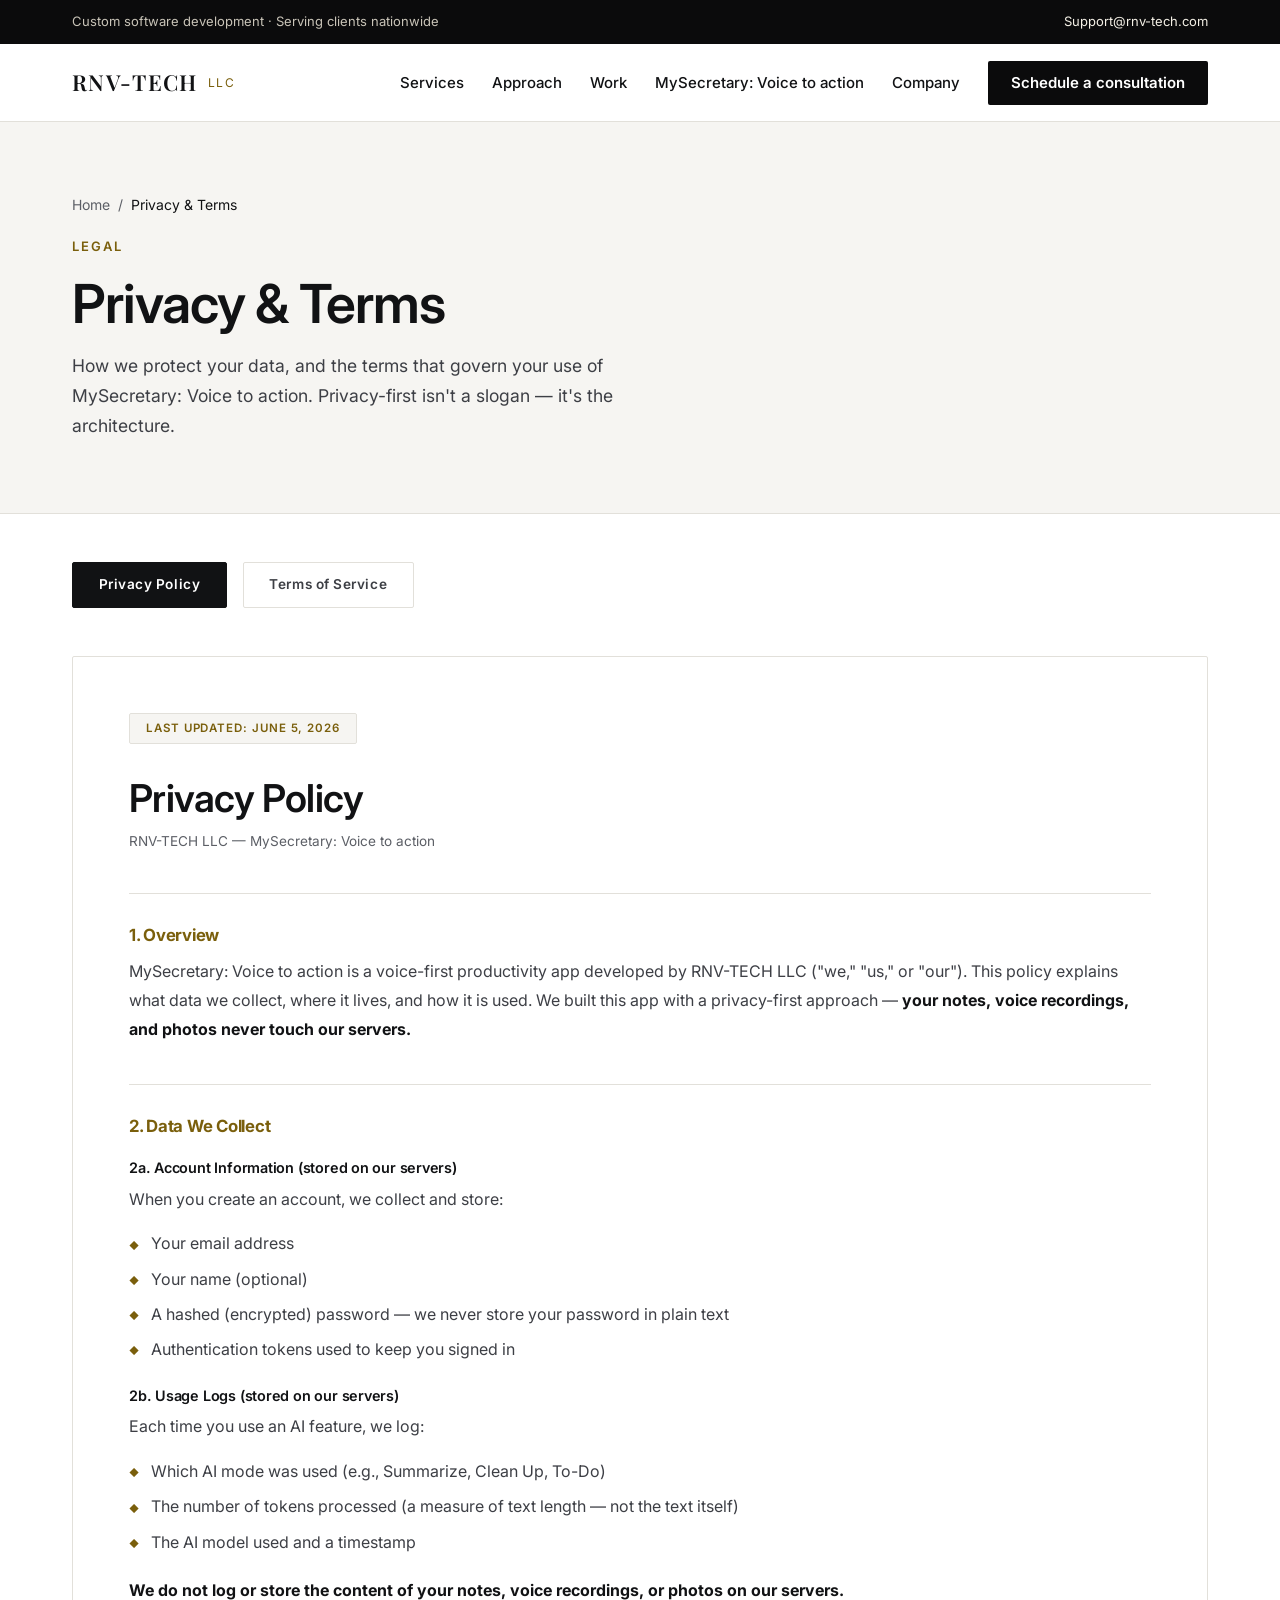
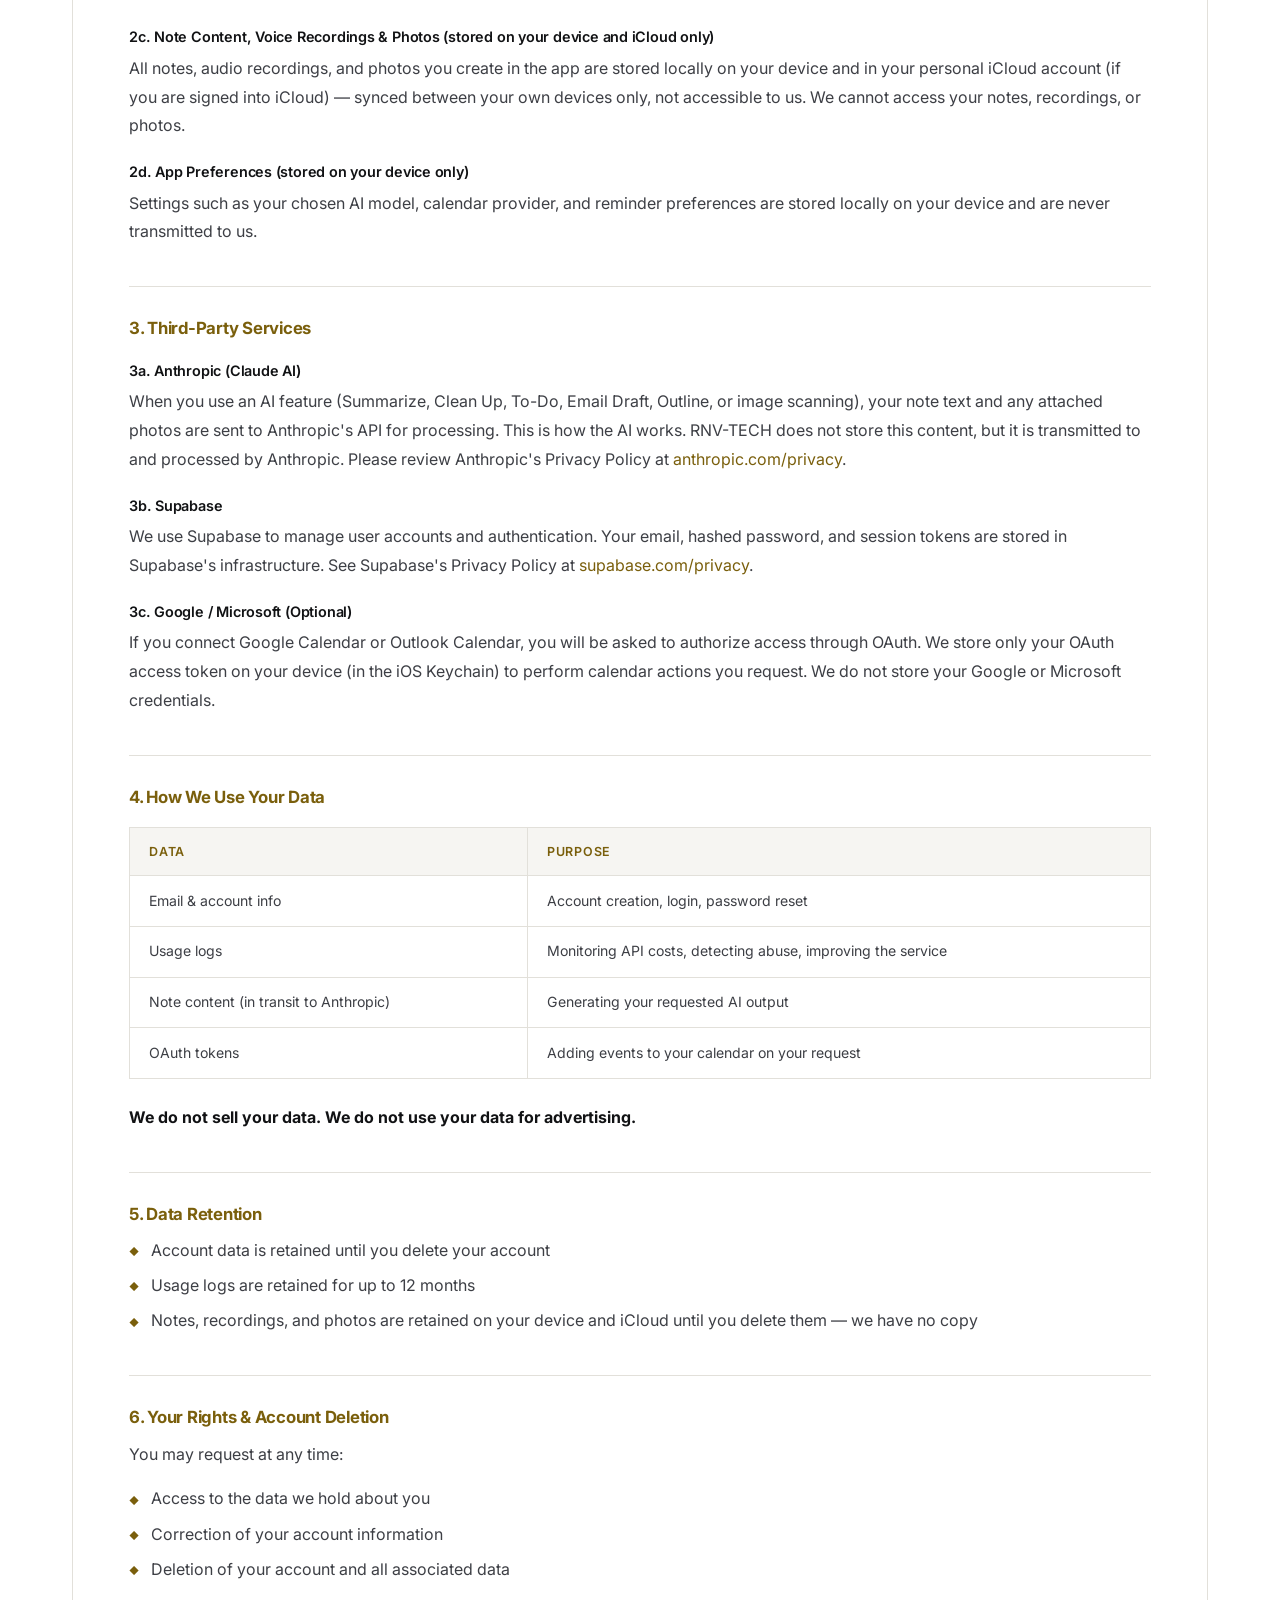
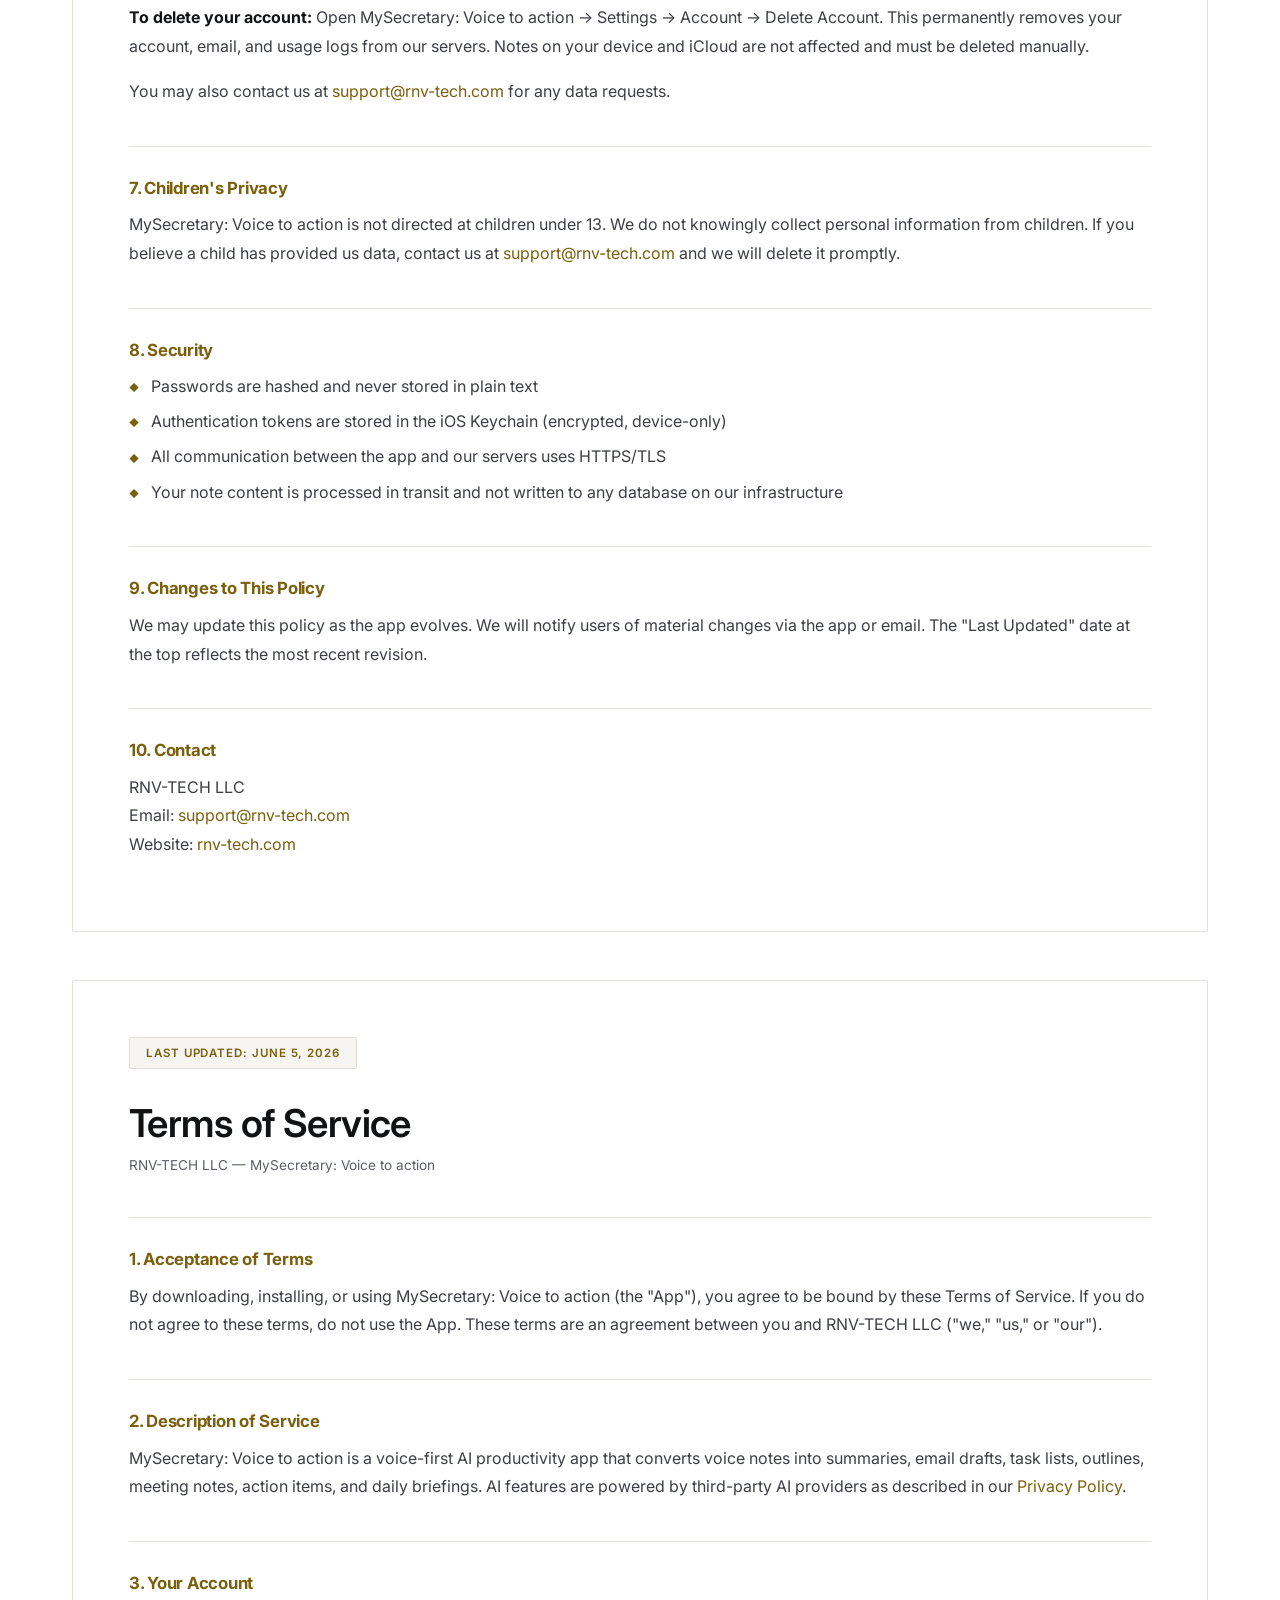
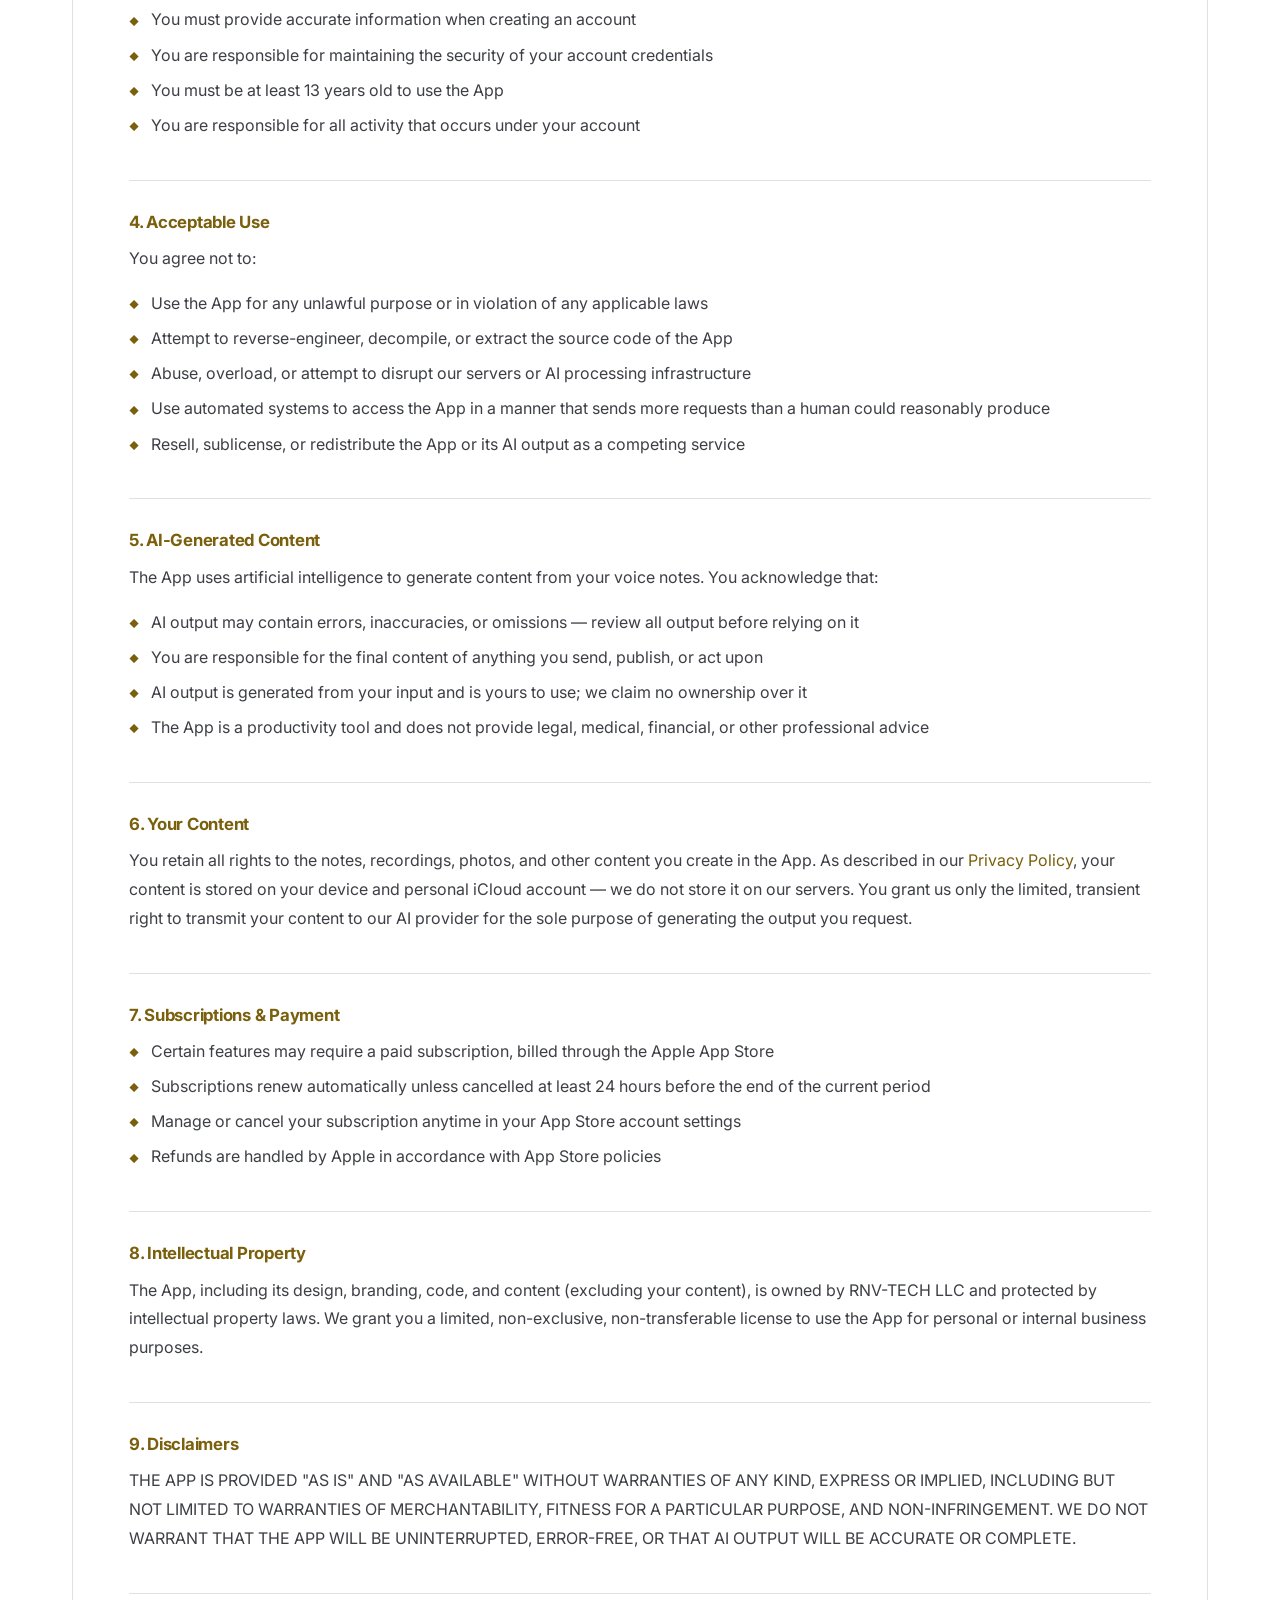
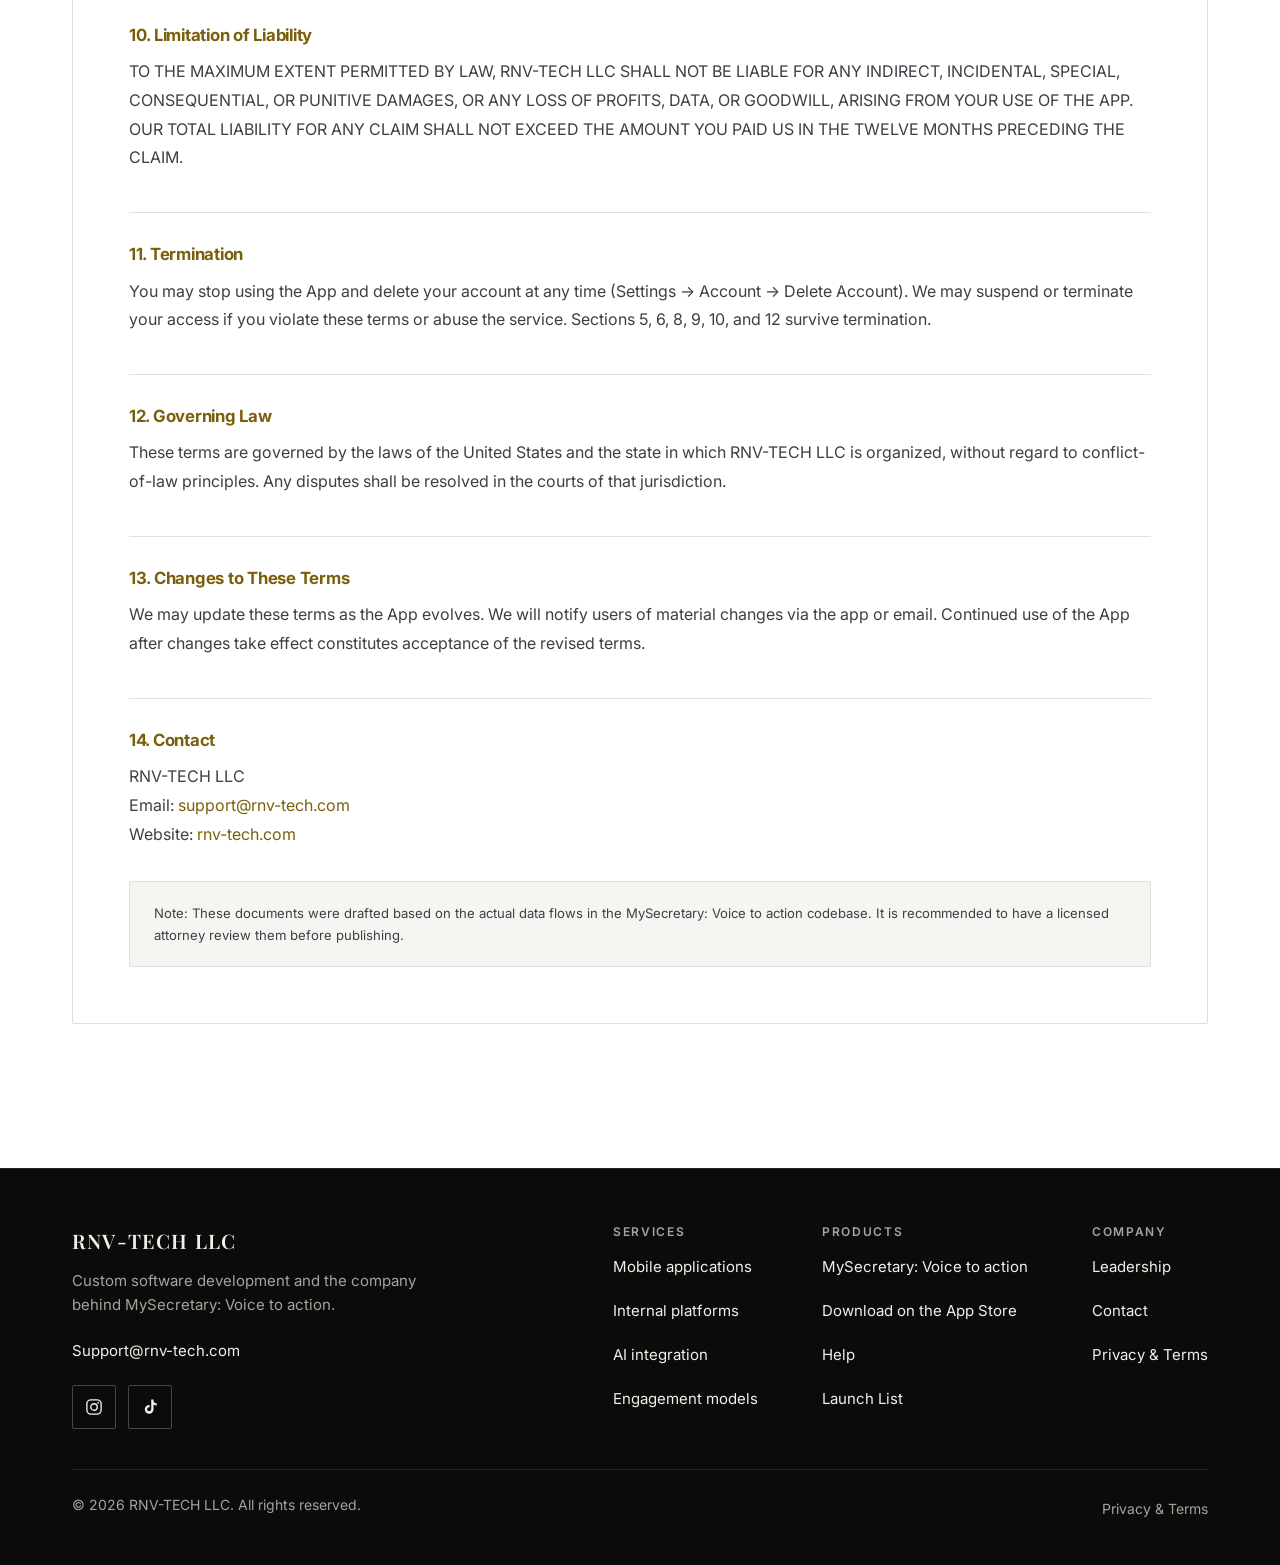
<file: privacy-terms.html>
<!DOCTYPE html>
<!-- © 2026 RNV-TECH LLC. All rights reserved. Unauthorized copying or distribution prohibited. -->
<html lang="en">
<head>
  <meta charset="UTF-8" />
  <meta name="viewport" content="width=device-width, initial-scale=1.0" />
  <title>Privacy Policy & Terms of Service | RNV-TECH LLC</title>
  <meta name="description" content="Privacy Policy and Terms of Service for MySecretary: Voice to action and RNV-TECH LLC. Privacy-first by design — your notes, recordings, and photos never touch our servers." />
  <link rel="preconnect" href="https://fonts.googleapis.com" />
  <link rel="preconnect" href="https://fonts.gstatic.com" crossorigin />
  <link href="https://fonts.googleapis.com/css2?family=Playfair+Display:ital,wght@0,400;0,500;0,600;0,700;0,800;1,500&family=Inter:wght@400;500;600;700&display=swap" rel="stylesheet" />
  <link rel="icon" type="image/png" href="images/favicon.png" />
  <link rel="stylesheet" href="css/style.css" />
  <link rel="stylesheet" href="css/corporate.css" />
  <link rel="stylesheet" href="css/legacy-light.css" />
  <link rel="canonical" href="https://rnv-tech.com/privacy-terms.html" />
  <meta property="og:type" content="website" />
  <meta property="og:site_name" content="RNV-TECH LLC" />
  <meta property="og:title" content="Privacy Policy & Terms of Service | RNV-TECH LLC" />
  <meta property="og:description" content="Privacy Policy and Terms of Service for MySecretary: Voice to action and RNV-TECH LLC. Privacy-first by design — your notes never touch our servers." />
  <meta property="og:url" content="https://rnv-tech.com/privacy-terms.html" />
  <meta property="og:image" content="https://rnv-tech.com/images/og-card.jpg" />
  <meta property="og:image:width" content="1200" />
  <meta property="og:image:height" content="630" />
  <meta name="twitter:card" content="summary_large_image" />
  <meta name="twitter:title" content="Privacy Policy & Terms of Service | RNV-TECH LLC" />
  <meta name="twitter:description" content="Privacy Policy and Terms of Service for MySecretary: Voice to action and RNV-TECH LLC. Privacy-first by design — your notes never touch our servers." />
  <meta name="twitter:image" content="https://rnv-tech.com/images/og-card.jpg" />
  <script type="application/ld+json">{"@context": "https://schema.org", "@graph": [{"@type": "WebPage", "@id": "https://rnv-tech.com/privacy-terms.html", "name": "Privacy Policy & Terms of Service", "url": "https://rnv-tech.com/privacy-terms.html", "about": {"@id": "https://rnv-tech.com/#org"}}]}</script>
  <script type="application/ld+json">
  {
    "@context": "https://schema.org",
    "@type": "BreadcrumbList",
    "itemListElement": [
      { "@type": "ListItem", "position": 1, "name": "Home", "item": "https://rnv-tech.com/" },
      { "@type": "ListItem", "position": 2, "name": "Privacy & Terms", "item": "https://rnv-tech.com/privacy-terms.html" }
    ]
  }
  </script>
</head>
<body>

<!-- ── NAV ── -->
<div class="c-utility">
  <div class="c-wrap">
    <span>Custom software development · Serving clients nationwide</span>
    <a href="mailto:Support@rnv-tech.com">Support@rnv-tech.com</a>
  </div>
</div>
<header class="c-header">
  <div class="c-wrap">
    <div class="c-header-row">
      <a href="index.html" class="c-brand" aria-label="RNV-TECH LLC home">
        <span class="c-brand-name">RNV-TECH</span>
        <span class="c-brand-llc">LLC</span>
      </a>
      <nav class="c-nav" aria-label="Primary">
        <a href="index.html#services">Services</a>
        <a href="index.html#approach">Approach</a>
        <a href="index.html#work">Work</a>
        <a href="mysecretary.html">MySecretary: Voice to action</a>
        <a href="founder.html">Company</a>
        <a href="index.html#contact" class="c-btn c-btn-dark">Schedule a consultation</a>
      </nav>
      <button type="button" class="c-burger" id="hamburger" aria-label="Open menu"><span></span><span></span><span></span></button>
    </div>
    <div class="c-mobile" id="mobile-menu">
      <a href="index.html#services">Services</a>
      <a href="index.html#approach">Approach</a>
      <a href="index.html#work">Work</a>
      <a href="mysecretary.html">MySecretary: Voice to action</a>
      <a href="founder.html">Company</a>
      <a href="contact.html">Contact</a>
      <a href="index.html#contact" class="c-btn c-btn-dark">Schedule a consultation</a>
    </div>
  </div>
</header>

<!-- ── PAGE HERO ── -->
<div class="page-hero">
  <div class="container">
    <nav class="breadcrumb" aria-label="Breadcrumb">
      <ol>
        <li><a href="index.html">Home</a></li>
        <li><span aria-current="page">Privacy &amp; Terms</span></li>
      </ol>
    </nav>
    <div class="section-label">Legal</div>
    <h1>Privacy & <span class="gold-text">Terms</span></h1>
    <p>How we protect your data, and the terms that govern your use of MySecretary: Voice to action. Privacy-first isn't a slogan — it's the architecture.</p>
  </div>
</div>

<section style="background: var(--black); padding-top: 3rem;">
  <div class="container">

    <div class="legal-tabs">
      <a href="#privacy" class="legal-tab active">Privacy Policy</a>
      <a href="#terms" class="legal-tab">Terms of Service</a>
    </div>

    <!-- ══════════ PRIVACY POLICY ══════════ -->
    <div class="legal-card" id="privacy">
      <div class="legal-updated">Last Updated: June 5, 2026</div>
      <h2>Privacy <span class="gold-text">Policy</span></h2>
      <p style="font-size:0.85rem; color: var(--gray-4);">RNV-TECH LLC — MySecretary: Voice to action</p>

      <h3>1. Overview</h3>
      <p>MySecretary: Voice to action is a voice-first productivity app developed by RNV-TECH LLC ("we," "us," or "our"). This policy explains what data we collect, where it lives, and how it is used. We built this app with a privacy-first approach — <strong>your notes, voice recordings, and photos never touch our servers.</strong></p>

      <h3>2. Data We Collect</h3>

      <h4>2a. Account Information (stored on our servers)</h4>
      <p>When you create an account, we collect and store:</p>
      <ul>
        <li>Your email address</li>
        <li>Your name (optional)</li>
        <li>A hashed (encrypted) password — we never store your password in plain text</li>
        <li>Authentication tokens used to keep you signed in</li>
      </ul>

      <h4>2b. Usage Logs (stored on our servers)</h4>
      <p>Each time you use an AI feature, we log:</p>
      <ul>
        <li>Which AI mode was used (e.g., Summarize, Clean Up, To-Do)</li>
        <li>The number of tokens processed (a measure of text length — not the text itself)</li>
        <li>The AI model used and a timestamp</li>
      </ul>
      <p><strong>We do not log or store the content of your notes, voice recordings, or photos on our servers.</strong></p>

      <h4>2c. Note Content, Voice Recordings & Photos (stored on your device and iCloud only)</h4>
      <p>All notes, audio recordings, and photos you create in the app are stored locally on your device and in your personal iCloud account (if you are signed into iCloud) — synced between your own devices only, not accessible to us. We cannot access your notes, recordings, or photos.</p>

      <h4>2d. App Preferences (stored on your device only)</h4>
      <p>Settings such as your chosen AI model, calendar provider, and reminder preferences are stored locally on your device and are never transmitted to us.</p>

      <h3>3. Third-Party Services</h3>

      <h4>3a. Anthropic (Claude AI)</h4>
      <p>When you use an AI feature (Summarize, Clean Up, To-Do, Email Draft, Outline, or image scanning), your note text and any attached photos are sent to Anthropic's API for processing. This is how the AI works. RNV-TECH does not store this content, but it is transmitted to and processed by Anthropic. Please review Anthropic's Privacy Policy at <a href="https://www.anthropic.com/privacy" target="_blank" rel="noopener">anthropic.com/privacy</a>.</p>

      <h4>3b. Supabase</h4>
      <p>We use Supabase to manage user accounts and authentication. Your email, hashed password, and session tokens are stored in Supabase's infrastructure. See Supabase's Privacy Policy at <a href="https://supabase.com/privacy" target="_blank" rel="noopener">supabase.com/privacy</a>.</p>

      <h4>3c. Google / Microsoft (Optional)</h4>
      <p>If you connect Google Calendar or Outlook Calendar, you will be asked to authorize access through OAuth. We store only your OAuth access token on your device (in the iOS Keychain) to perform calendar actions you request. We do not store your Google or Microsoft credentials.</p>

      <h3>4. How We Use Your Data</h3>
      <table class="legal-table">
        <thead>
          <tr><th>Data</th><th>Purpose</th></tr>
        </thead>
        <tbody>
          <tr><td>Email & account info</td><td>Account creation, login, password reset</td></tr>
          <tr><td>Usage logs</td><td>Monitoring API costs, detecting abuse, improving the service</td></tr>
          <tr><td>Note content (in transit to Anthropic)</td><td>Generating your requested AI output</td></tr>
          <tr><td>OAuth tokens</td><td>Adding events to your calendar on your request</td></tr>
        </tbody>
      </table>
      <p><strong>We do not sell your data. We do not use your data for advertising.</strong></p>

      <h3>5. Data Retention</h3>
      <ul>
        <li>Account data is retained until you delete your account</li>
        <li>Usage logs are retained for up to 12 months</li>
        <li>Notes, recordings, and photos are retained on your device and iCloud until you delete them — we have no copy</li>
      </ul>

      <h3>6. Your Rights & Account Deletion</h3>
      <p>You may request at any time:</p>
      <ul>
        <li>Access to the data we hold about you</li>
        <li>Correction of your account information</li>
        <li>Deletion of your account and all associated data</li>
      </ul>
      <p><strong>To delete your account:</strong> Open MySecretary: Voice to action → Settings → Account → Delete Account. This permanently removes your account, email, and usage logs from our servers. Notes on your device and iCloud are not affected and must be deleted manually.</p>
      <p>You may also contact us at <a href="mailto:support@rnv-tech.com">support@rnv-tech.com</a> for any data requests.</p>

      <h3>7. Children's Privacy</h3>
      <p>MySecretary: Voice to action is not directed at children under 13. We do not knowingly collect personal information from children. If you believe a child has provided us data, contact us at <a href="mailto:support@rnv-tech.com">support@rnv-tech.com</a> and we will delete it promptly.</p>

      <h3>8. Security</h3>
      <ul>
        <li>Passwords are hashed and never stored in plain text</li>
        <li>Authentication tokens are stored in the iOS Keychain (encrypted, device-only)</li>
        <li>All communication between the app and our servers uses HTTPS/TLS</li>
        <li>Your note content is processed in transit and not written to any database on our infrastructure</li>
      </ul>

      <h3>9. Changes to This Policy</h3>
      <p>We may update this policy as the app evolves. We will notify users of material changes via the app or email. The "Last Updated" date at the top reflects the most recent revision.</p>

      <h3>10. Contact</h3>
      <p>
        RNV-TECH LLC<br />
        Email: <a href="mailto:support@rnv-tech.com">support@rnv-tech.com</a><br />
        Website: <a href="https://rnv-tech.com">rnv-tech.com</a>
      </p>
    </div>

    <!-- ══════════ TERMS OF SERVICE ══════════ -->
    <div class="legal-card" id="terms">
      <div class="legal-updated">Last Updated: June 5, 2026</div>
      <h2>Terms of <span class="gold-text">Service</span></h2>
      <p style="font-size:0.85rem; color: var(--gray-4);">RNV-TECH LLC — MySecretary: Voice to action</p>

      <h3>1. Acceptance of Terms</h3>
      <p>By downloading, installing, or using MySecretary: Voice to action (the "App"), you agree to be bound by these Terms of Service. If you do not agree to these terms, do not use the App. These terms are an agreement between you and RNV-TECH LLC ("we," "us," or "our").</p>

      <h3>2. Description of Service</h3>
      <p>MySecretary: Voice to action is a voice-first AI productivity app that converts voice notes into summaries, email drafts, task lists, outlines, meeting notes, action items, and daily briefings. AI features are powered by third-party AI providers as described in our <a href="#privacy">Privacy Policy</a>.</p>

      <h3>3. Your Account</h3>
      <ul>
        <li>You must provide accurate information when creating an account</li>
        <li>You are responsible for maintaining the security of your account credentials</li>
        <li>You must be at least 13 years old to use the App</li>
        <li>You are responsible for all activity that occurs under your account</li>
      </ul>

      <h3>4. Acceptable Use</h3>
      <p>You agree not to:</p>
      <ul>
        <li>Use the App for any unlawful purpose or in violation of any applicable laws</li>
        <li>Attempt to reverse-engineer, decompile, or extract the source code of the App</li>
        <li>Abuse, overload, or attempt to disrupt our servers or AI processing infrastructure</li>
        <li>Use automated systems to access the App in a manner that sends more requests than a human could reasonably produce</li>
        <li>Resell, sublicense, or redistribute the App or its AI output as a competing service</li>
      </ul>

      <h3>5. AI-Generated Content</h3>
      <p>The App uses artificial intelligence to generate content from your voice notes. You acknowledge that:</p>
      <ul>
        <li>AI output may contain errors, inaccuracies, or omissions — review all output before relying on it</li>
        <li>You are responsible for the final content of anything you send, publish, or act upon</li>
        <li>AI output is generated from your input and is yours to use; we claim no ownership over it</li>
        <li>The App is a productivity tool and does not provide legal, medical, financial, or other professional advice</li>
      </ul>

      <h3>6. Your Content</h3>
      <p>You retain all rights to the notes, recordings, photos, and other content you create in the App. As described in our <a href="#privacy">Privacy Policy</a>, your content is stored on your device and personal iCloud account — we do not store it on our servers. You grant us only the limited, transient right to transmit your content to our AI provider for the sole purpose of generating the output you request.</p>

      <h3>7. Subscriptions & Payment</h3>
      <ul>
        <li>Certain features may require a paid subscription, billed through the Apple App Store</li>
        <li>Subscriptions renew automatically unless cancelled at least 24 hours before the end of the current period</li>
        <li>Manage or cancel your subscription anytime in your App Store account settings</li>
        <li>Refunds are handled by Apple in accordance with App Store policies</li>
      </ul>

      <h3>8. Intellectual Property</h3>
      <p>The App, including its design, branding, code, and content (excluding your content), is owned by RNV-TECH LLC and protected by intellectual property laws. We grant you a limited, non-exclusive, non-transferable license to use the App for personal or internal business purposes.</p>

      <h3>9. Disclaimers</h3>
      <p>THE APP IS PROVIDED "AS IS" AND "AS AVAILABLE" WITHOUT WARRANTIES OF ANY KIND, EXPRESS OR IMPLIED, INCLUDING BUT NOT LIMITED TO WARRANTIES OF MERCHANTABILITY, FITNESS FOR A PARTICULAR PURPOSE, AND NON-INFRINGEMENT. WE DO NOT WARRANT THAT THE APP WILL BE UNINTERRUPTED, ERROR-FREE, OR THAT AI OUTPUT WILL BE ACCURATE OR COMPLETE.</p>

      <h3>10. Limitation of Liability</h3>
      <p>TO THE MAXIMUM EXTENT PERMITTED BY LAW, RNV-TECH LLC SHALL NOT BE LIABLE FOR ANY INDIRECT, INCIDENTAL, SPECIAL, CONSEQUENTIAL, OR PUNITIVE DAMAGES, OR ANY LOSS OF PROFITS, DATA, OR GOODWILL, ARISING FROM YOUR USE OF THE APP. OUR TOTAL LIABILITY FOR ANY CLAIM SHALL NOT EXCEED THE AMOUNT YOU PAID US IN THE TWELVE MONTHS PRECEDING THE CLAIM.</p>

      <h3>11. Termination</h3>
      <p>You may stop using the App and delete your account at any time (Settings → Account → Delete Account). We may suspend or terminate your access if you violate these terms or abuse the service. Sections 5, 6, 8, 9, 10, and 12 survive termination.</p>

      <h3>12. Governing Law</h3>
      <p>These terms are governed by the laws of the United States and the state in which RNV-TECH LLC is organized, without regard to conflict-of-law principles. Any disputes shall be resolved in the courts of that jurisdiction.</p>

      <h3>13. Changes to These Terms</h3>
      <p>We may update these terms as the App evolves. We will notify users of material changes via the app or email. Continued use of the App after changes take effect constitutes acceptance of the revised terms.</p>

      <h3>14. Contact</h3>
      <p>
        RNV-TECH LLC<br />
        Email: <a href="mailto:support@rnv-tech.com">support@rnv-tech.com</a><br />
        Website: <a href="https://rnv-tech.com">rnv-tech.com</a>
      </p>

      <div class="legal-note">
        Note: These documents were drafted based on the actual data flows in the MySecretary: Voice to action codebase. It is recommended to have a licensed attorney review them before publishing.
      </div>
    </div>

  </div>
</section>

<!-- ── FOOTER ── -->
<footer class="c-footer">
  <div class="c-wrap">
    <div class="c-footer-top">
      <div class="c-footer-brand">
        <span class="c-brand-name">RNV-TECH LLC</span>
        <p>Custom software development and the company behind MySecretary: Voice to action.</p>
        <a href="mailto:Support@rnv-tech.com">Support@rnv-tech.com</a>
        <div class="c-footer-social">
          <a href="https://www.instagram.com/rnv_tech" target="_blank" rel="noopener" aria-label="RNV-TECH on Instagram"><svg viewBox="0 0 24 24" fill="none" stroke="currentColor" stroke-width="1.8" aria-hidden="true"><rect x="2.5" y="2.5" width="19" height="19" rx="5.5"/><circle cx="12" cy="12" r="4.3"/><circle cx="17.6" cy="6.4" r="1.2" fill="currentColor" stroke="none"/></svg></a>
          <a href="https://www.tiktok.com/@rnv_tech2026" target="_blank" rel="noopener" aria-label="RNV-TECH on TikTok"><svg viewBox="0 0 24 24" fill="currentColor" aria-hidden="true"><path d="M16.6 2h-2.97v13.06a2.77 2.77 0 1 1-2.77-2.77c.19 0 .38.02.56.06V9.32a5.8 5.8 0 0 0-.56-.03 5.83 5.83 0 1 0 5.83 5.83V8.73A7.5 7.5 0 0 0 21 10.06V7.1a4.55 4.55 0 0 1-4.4-4.55V2z"/></svg></a>
        </div>
      </div>
      <div class="c-footer-cols">
        <div class="c-footer-col">
          <h2>Services</h2>
          <a href="index.html#services">Mobile applications</a>
          <a href="index.html#services">Internal platforms</a>
          <a href="index.html#services">AI integration</a>
          <a href="index.html#engagement">Engagement models</a>
        </div>
        <div class="c-footer-col">
          <h2>Products</h2>
          <a href="mysecretary.html">MySecretary: Voice to action</a>
          <a href="https://apps.apple.com/us/app/mysecretary-voice-to-action/id6780405200" target="_blank" rel="noopener">Download on the App Store</a>
          <a href="help.html">Help</a>
          <a href="contact.html#launch">Launch List</a>
        </div>
        <div class="c-footer-col">
          <h2>Company</h2>
          <a href="founder.html">Leadership</a>
          <a href="contact.html">Contact</a>
          <a href="privacy-terms.html">Privacy &amp; Terms</a>
        </div>
      </div>
    </div>
    <div class="c-footer-base">
      <span>© 2026 RNV-TECH LLC. All rights reserved.</span>
      <a href="privacy-terms.html">Privacy &amp; Terms</a>
    </div>
  </div>
</footer>

<script src="js/main.js"></script>
<!-- Cloudflare Web Analytics --><script type='module' src='https://static.cloudflareinsights.com/beacon.min.js' data-cf-beacon='{"token": "a533929b5371492bbb993cb2571a2a96"}'></script><!-- End Cloudflare Web Analytics -->
</body>
</html>
</file>
<file: css/corporate.css>
/* © 2026 RNV-TECH LLC. All rights reserved. Unauthorized copying or distribution prohibited. */

/* Corporate design system. Every class is prefixed c- so this sheet can load
   beside style.css on the older dark pages (shared header + footer only). */

:root {
  --c-ink: #111214;
  --c-body: #3d3f45;
  --c-muted: #5c5f66;
  --c-line: #e2e0da;
  --c-paper: #ffffff;
  --c-paper-alt: #f6f5f2;
  --c-night: #0b0b0c;
  --c-night-line: #26252a;
  --c-ivory: #f4f0e6;
  --c-ivory-soft: #c9c4b8;
  --c-gold: #D4AF37;
  --c-gold-ink: #7a5f0c;
  --c-radius: 2px;
  --c-max: 1200px;
}

.c-page { margin: 0; background: var(--c-paper); color: var(--c-ink); font-family: 'Inter', -apple-system, BlinkMacSystemFont, sans-serif; font-size: 17px; line-height: 1.6; -webkit-font-smoothing: antialiased; }
.c-page *, .c-page *::before, .c-page *::after { box-sizing: border-box; }
.c-page :where(h1, h2, h3, p, dl, dd, ol, ul, blockquote) { margin: 0; padding: 0; }
.c-page h1, .c-page h2, .c-page h3 { font-family: 'Inter', sans-serif; }
.c-page a { color: var(--c-gold-ink); }
.c-page a:hover { color: #5c4708; }
.c-page :focus-visible, .c-utility :focus-visible, .c-header :focus-visible, .c-footer :focus-visible { outline: 2px solid var(--c-gold-ink); outline-offset: 2px; }
.c-dark :focus-visible, .c-utility :focus-visible, .c-footer :focus-visible { outline-color: var(--c-gold); }

.c-wrap { max-width: var(--c-max); margin: 0 auto; padding-left: 32px; padding-right: 32px; }

/* ── UTILITY BAR + HEADER (shared by every page) ── */
.c-utility { background: var(--c-night); color: var(--c-ivory-soft); font-family: 'Inter', sans-serif; font-size: 13px; line-height: 1.5; }
.c-utility .c-wrap { min-height: 44px; display: flex; flex-wrap: wrap; align-items: center; justify-content: space-between; gap: 4px 32px; }
.c-utility a { color: var(--c-ivory); text-decoration: none; padding: 12px 0; }
.c-utility a:hover { color: var(--c-gold); }

.c-header { background: var(--c-paper); color: var(--c-ink); border-bottom: 1px solid var(--c-line); font-family: 'Inter', sans-serif; }
.c-header .c-wrap { padding-top: 16px; padding-bottom: 16px; }
.c-header-row { display: flex; align-items: center; justify-content: space-between; gap: 12px 32px; }
.c-brand { display: flex; align-items: center; gap: 10px; min-height: 44px; text-decoration: none; color: var(--c-ink); }
.c-brand:hover { color: var(--c-ink); }
.c-brand-name { font-family: 'Playfair Display', Georgia, serif; font-weight: 600; font-size: 22px; letter-spacing: 0.06em; color: var(--c-ink); }
.c-brand-llc { font-size: 12px; letter-spacing: 0.16em; text-transform: uppercase; color: var(--c-gold-ink); }

/* style.css has bare `nav` and `footer` element rules; reset what they set. */
nav.c-nav { position: static; padding: 0; background: none; border: 0; -webkit-backdrop-filter: none; backdrop-filter: none; z-index: auto; display: flex; align-items: center; gap: 4px 28px; font-size: 15px; font-weight: 500; line-height: 1.4; }
.c-nav a { color: var(--c-ink); text-decoration: none; padding: 12px 0; }
.c-nav a:hover { color: var(--c-gold-ink); }
.c-nav a[aria-current="page"] { box-shadow: inset 0 -2px 0 var(--c-gold); }
.c-nav a.c-btn { padding: 0 22px; color: #ffffff; }

.c-burger { display: none; align-items: center; justify-content: center; flex-direction: column; gap: 5px; width: 44px; height: 44px; background: none; border: 1px solid var(--c-line); border-radius: var(--c-radius); cursor: pointer; padding: 0; }
.c-burger span { display: block; width: 20px; height: 2px; background: var(--c-ink); }
.c-mobile { display: none; flex-direction: column; padding-top: 12px; margin-top: 16px; border-top: 1px solid var(--c-line); font-size: 16px; font-weight: 500; }
.c-mobile a { color: var(--c-ink); text-decoration: none; padding: 14px 0; border-bottom: 1px solid var(--c-line); }
.c-mobile a.c-btn { margin-top: 16px; border-bottom: 0; color: #ffffff; justify-content: center; }

/* Older dark pages were spaced for a fixed nav; the new header is in normal flow. */
.c-header ~ .page-hero { padding-top: 4.5rem; min-height: 0; }

/* ── BUTTONS ── */
.c-btn { display: inline-flex; align-items: center; justify-content: center; min-height: 44px; padding: 0 22px; border: 1px solid transparent; border-radius: var(--c-radius); font-family: 'Inter', sans-serif; font-size: 15px; font-weight: 600; line-height: 1.2; text-decoration: none; cursor: pointer; transition: background-color .15s ease, color .15s ease, border-color .15s ease; }
.c-btn-lg { min-height: 52px; padding: 0 28px; font-size: 16px; }
.c-btn-dark, .c-page a.c-btn-dark { background: var(--c-night); color: #ffffff; }
.c-btn-dark:hover, .c-page a.c-btn-dark:hover { background: #2a2b2f; color: #ffffff; }
.c-btn-line, .c-page a.c-btn-line { background: transparent; border-color: var(--c-ink); color: var(--c-ink); }
.c-btn-line:hover, .c-page a.c-btn-line:hover { background: var(--c-ink); color: #ffffff; }
.c-btn-gold, .c-page a.c-btn-gold { background: var(--c-gold); color: var(--c-night); }
.c-btn-gold:hover, .c-page a.c-btn-gold:hover { background: #e8c84a; color: var(--c-night); }
.c-btn[disabled] { opacity: .75; cursor: default; }

/* ── SECTIONS + TYPE ── */
.c-section { padding: 104px 0; }
.c-section-tight { padding: 72px 0; }
.c-alt { background: var(--c-paper-alt); border-top: 1px solid var(--c-line); border-bottom: 1px solid var(--c-line); }
.c-rule-top { border-top: 1px solid var(--c-line); }
.c-dark { background: var(--c-night); color: var(--c-ivory); }
.c-stack { display: flex; flex-direction: column; gap: 56px; }
.c-head { display: flex; flex-direction: column; gap: 16px; max-width: 760px; }
.c-eyebrow { font-size: 13px; font-weight: 600; letter-spacing: 0.16em; text-transform: uppercase; color: var(--c-gold-ink); }
.c-dark .c-eyebrow { color: var(--c-gold); }
.c-h1 { font-weight: 600; font-size: clamp(36px, 4.2vw, 56px); line-height: 1.1; letter-spacing: -0.02em; }
.c-h2 { font-weight: 600; font-size: clamp(30px, 3.2vw, 42px); line-height: 1.15; letter-spacing: -0.015em; }
.c-h3 { font-weight: 600; font-size: 21px; line-height: 1.3; }
.c-lead { font-size: 19px; color: var(--c-body); max-width: 640px; }
.c-text { color: var(--c-body); }
.c-small { font-size: 16px; color: var(--c-body); }
.c-note { font-size: 15px; color: var(--c-muted); }
.c-dark .c-text, .c-dark .c-lead { color: var(--c-ivory-soft); }
.c-row { display: flex; flex-wrap: wrap; gap: 24px; }
.c-actions { display: flex; flex-wrap: wrap; gap: 14px; }

/* ── HERO ── */
.c-hero { padding: 96px 0 104px; }
.c-hero .c-wrap { display: flex; flex-wrap: wrap; align-items: center; gap: 56px 72px; }
.c-hero-copy { flex: 999 1 520px; min-width: 0; display: flex; flex-direction: column; gap: 26px; }
.c-panel { flex: 1 1 380px; min-width: 0; background: var(--c-paper); border: 1px solid var(--c-line); border-top: 3px solid var(--c-gold); border-radius: var(--c-radius); }
.c-panel-title { padding: 20px 28px; border-bottom: 1px solid var(--c-line); font-size: 13px; font-weight: 600; letter-spacing: 0.16em; text-transform: uppercase; color: var(--c-muted); }
.c-facts { display: flex; flex-direction: column; }
.c-facts > div { padding: 18px 28px; border-bottom: 1px solid var(--c-line); display: flex; flex-direction: column; gap: 2px; }
.c-facts > div:last-child { border-bottom: 0; }
.c-facts dt { font-size: 13px; font-weight: 600; color: var(--c-muted); }
.c-facts dd { font-size: 16px; }

/* ── CAPABILITY STRIP ── */
.c-strip .c-wrap { display: flex; flex-wrap: wrap; }
.c-strip-item { flex: 1 1 220px; min-width: 0; padding: 28px 24px 28px 0; display: flex; flex-direction: column; gap: 4px; }
.c-strip-item strong { font-weight: 600; }
.c-strip-item span { font-size: 15px; color: var(--c-muted); }

/* ── CARDS ── */
.c-card { flex: 1 1 480px; min-width: 0; background: var(--c-paper); border: 1px solid var(--c-line); border-radius: var(--c-radius); padding: 36px 32px; display: flex; flex-direction: column; gap: 14px; }
.c-card-gold { border-top: 3px solid var(--c-gold); }
.c-card svg { width: 30px; height: 30px; color: var(--c-gold-ink); }
.c-phase { flex: 1 1 240px; padding: 32px 28px; gap: 12px; }
.c-phase-no { font-size: 13px; font-weight: 600; letter-spacing: 0.16em; color: var(--c-gold-ink); }
.c-trio { display: flex; flex-wrap: wrap; background: var(--c-paper); border: 1px solid var(--c-line); border-radius: var(--c-radius); }
.c-trio > * { flex: 1 1 280px; min-width: 0; padding: 32px 28px; display: flex; flex-direction: column; gap: 10px; }
.c-trio-top > * { border-top: 3px solid var(--c-ink); }
.c-trio-top > *:first-child { border-top-color: var(--c-gold); }
.c-ol { list-style: none; }
.c-best strong { color: var(--c-ink); font-weight: 600; }

/* ── WORK ── */
.c-case { flex: 2 1 440px; min-width: 0; background: var(--c-night); color: var(--c-ivory); border-radius: var(--c-radius); padding: 44px 40px; display: flex; flex-direction: column; gap: 20px; }
.c-case p { color: var(--c-ivory-soft); max-width: 580px; }
.c-case-tags { display: flex; flex-wrap: wrap; align-items: center; gap: 12px; font-size: 12px; font-weight: 600; letter-spacing: 0.14em; text-transform: uppercase; color: var(--c-ivory-soft); }
.c-badge { background: var(--c-gold); color: var(--c-night); padding: 5px 10px; border-radius: var(--c-radius); }
.c-case ul { list-style: none; display: flex; flex-wrap: wrap; gap: 8px 28px; font-size: 15px; }
.c-page .c-case a.c-link { color: var(--c-gold); }
.c-side { flex: 1 1 300px; min-width: 0; display: flex; flex-direction: column; gap: 24px; }
.c-side .c-card { flex: 1 1 auto; padding: 32px 28px; gap: 12px; }
.c-kicker { font-size: 12px; font-weight: 600; letter-spacing: 0.14em; text-transform: uppercase; color: var(--c-muted); }
.c-link { display: inline-flex; align-items: center; min-height: 44px; font-weight: 600; align-self: flex-start; }

/* ── LEADERSHIP ── */
.c-lead-row { display: flex; flex-wrap: wrap; align-items: center; gap: 48px 72px; }
.c-portrait { display: block; width: 100%; height: auto; aspect-ratio: 4 / 5; object-fit: cover; border-radius: var(--c-radius); background: var(--c-night); }
.c-lead-photo { flex: 0 1 300px; min-width: 0; }
.c-lead-copy { flex: 999 1 420px; min-width: 0; display: flex; flex-direction: column; gap: 22px; }
.c-lead-copy .c-text { max-width: 620px; }
.c-sig { display: flex; flex-direction: column; gap: 2px; }
.c-sig strong { font-weight: 600; }
.c-sig span { font-size: 15px; color: var(--c-muted); }

/* ── FAQ ── */
.c-faq { display: flex; flex-wrap: wrap; gap: 40px 72px; }
.c-faq-head { flex: 1 1 300px; min-width: 0; display: flex; flex-direction: column; gap: 16px; }
.c-faq-list { flex: 2 1 520px; min-width: 0; border-bottom: 1px solid var(--c-line); }
.c-faq-list > div { padding: 24px 0; border-top: 1px solid var(--c-line); display: flex; flex-direction: column; gap: 8px; }
.c-faq-list dt { font-size: 18px; font-weight: 600; }
.c-faq-list dd { font-size: 16px; color: var(--c-body); }

/* ── CONTACT ── */
.c-contact { display: flex; flex-wrap: wrap; gap: 56px 72px; }
.c-contact-copy { flex: 1 1 380px; min-width: 0; display: flex; flex-direction: column; gap: 22px; }
.c-page .c-dark a.c-mail { color: var(--c-gold); }
.c-form { flex: 1 1 440px; min-width: 0; background: var(--c-paper); color: var(--c-ink); border-radius: var(--c-radius); padding: 36px; display: flex; flex-direction: column; gap: 20px; }
.c-form-row { display: flex; flex-wrap: wrap; gap: 20px; }
.c-field { flex: 1 1 180px; min-width: 0; display: flex; flex-direction: column; gap: 8px; }
.c-field label { font-size: 14px; font-weight: 600; }
.c-field input, .c-field select, .c-field textarea { width: 100%; min-height: 48px; padding: 0 14px; background: #ffffff; border: 1px solid #8b8e96; border-radius: var(--c-radius); color: var(--c-ink); font: inherit; font-size: 16px; }
.c-field textarea { padding: 12px 14px; resize: vertical; min-height: 120px; }
.c-form .c-btn { width: 100%; }

/* ── FOUNDER PAGE ── */
.c-pagehead { padding: 72px 0; }
.c-pagehead .c-wrap { display: flex; flex-direction: column; gap: 16px; }
.c-bio { display: flex; flex-wrap: wrap; align-items: flex-start; gap: 56px 80px; padding: 88px 32px 104px; }
.c-bio-aside { flex: 1 1 300px; max-width: 360px; min-width: 0; display: flex; flex-direction: column; gap: 24px; }
.c-bio-aside .c-panel { flex: none; }
.c-bio-aside .c-facts > div { padding: 16px 24px; }
.c-letter { flex: 999 1 520px; min-width: 0; max-width: 680px; display: flex; flex-direction: column; gap: 22px; line-height: 1.65; }
.c-letter h2 { font-weight: 600; font-size: clamp(26px, 2.6vw, 34px); line-height: 1.2; letter-spacing: -0.01em; margin-bottom: 6px; }
.c-letter p { color: var(--c-body); }
.c-pull { margin: 14px 0; padding: 4px 0 4px 28px; border-left: 3px solid var(--c-gold); font-size: 22px; line-height: 1.45; font-weight: 500; color: var(--c-ink); }
.c-signature { padding-top: 18px; display: flex; flex-direction: column; gap: 2px; }
.c-signature-name { font-family: 'Playfair Display', Georgia, serif; font-style: italic; font-size: 26px; }
.c-signature-role { font-size: 15px; color: var(--c-muted); }
.c-ps { margin-top: 28px; padding-top: 24px; border-top: 1px solid var(--c-line); display: flex; align-items: flex-start; gap: 16px; }
.c-ps svg { flex: 0 0 auto; width: 18px; height: 26px; margin-top: 3px; color: var(--c-gold-ink); }
.c-letter .c-ps p { font-family: 'Playfair Display', Georgia, serif; font-style: italic; font-size: 17px; line-height: 1.6; color: var(--c-muted); }
.c-cta .c-wrap { display: flex; flex-wrap: wrap; align-items: center; justify-content: space-between; gap: 28px 56px; padding-top: 80px; padding-bottom: 80px; }
.c-cta-copy { flex: 1 1 420px; min-width: 0; display: flex; flex-direction: column; gap: 12px; }
.c-cta .c-h2 { font-size: clamp(28px, 3vw, 40px); }

/* ── FOOTER (shared by every page) ── */
footer.c-footer { background: var(--c-night); color: var(--c-ivory); border-top: 1px solid var(--c-night-line); padding: 56px 0 40px; font-family: 'Inter', sans-serif; font-size: 15px; line-height: 1.6; }
.c-footer .c-wrap { display: flex; flex-direction: column; gap: 40px; }
.c-footer-top { display: flex; flex-wrap: wrap; justify-content: space-between; gap: 32px 64px; }
.c-footer-brand { flex: 1 1 300px; min-width: 0; display: flex; flex-direction: column; gap: 12px; }
.c-footer-brand .c-brand-name { color: var(--c-ivory); font-size: 20px; }
.c-footer-brand p { margin: 0; color: #a8a399; max-width: 380px; }
.c-footer-cols { display: flex; flex-wrap: wrap; gap: 8px 64px; }
.c-footer-col { display: flex; flex-direction: column; }
.c-footer-col h2 { margin: 0; padding-bottom: 6px; font-family: 'Inter', sans-serif; font-size: 12px; font-weight: 600; letter-spacing: 0.14em; text-transform: uppercase; color: #a8a399; }
.c-footer a { color: var(--c-ivory); text-decoration: none; padding: 10px 0; }
.c-footer a:hover { color: var(--c-gold); }
.c-footer-social { display: flex; gap: 12px; }
.c-footer-social a { display: flex; align-items: center; justify-content: center; width: 44px; height: 44px; padding: 0; border: 1px solid #4a4740; border-radius: var(--c-radius); }
.c-footer-social svg { width: 18px; height: 18px; }
.c-footer-base { display: flex; flex-wrap: wrap; justify-content: space-between; gap: 8px 32px; padding-top: 24px; border-top: 1px solid var(--c-night-line); font-size: 14px; color: #a8a399; }
.c-footer-base a { color: #a8a399; padding: 4px 0; }

/* ── RESPONSIVE ── */
@media (max-width: 1100px) {
  nav.c-nav { display: none; }
  .c-burger { display: flex; }
}
@media (min-width: 1101px) {
  .c-mobile { display: none !important; }
}
@media (max-width: 768px) {
  .c-wrap { padding-left: 20px; padding-right: 20px; }
  .c-section { padding: 72px 0; }
  .c-hero { padding: 64px 0 72px; }
  .c-bio { padding: 56px 20px 72px; }
  .c-case { padding: 32px 24px; }
  .c-form { padding: 24px; }
  .c-strip-item { padding-right: 0; }
  .c-actions .c-btn { width: 100%; }
}
@media (prefers-reduced-motion: reduce) {
  .c-btn { transition: none; }
}

/* ── Breadcrumb ── */
.c-crumb ol { display: flex; flex-wrap: wrap; align-items: center; gap: 8px; list-style: none; font-size: 14px; color: var(--c-muted); }
.c-crumb li { display: flex; align-items: center; gap: 8px; }
.c-crumb li:not(:last-child)::after { content: '/'; color: var(--c-muted); }
.c-page .c-crumb a { color: var(--c-muted); text-decoration: none; }
.c-page .c-crumb a:hover { color: var(--c-gold-ink); }
.c-crumb [aria-current='page'] { color: var(--c-ink); }
</file>
<file: css/style.css>
/* © 2026 RNV-TECH LLC. All rights reserved. Unauthorized copying or distribution prohibited. */

/* ── RESET & VARIABLES ── */
*, *::before, *::after { box-sizing: border-box; margin: 0; padding: 0; }

:root {
  --black:   #000000;
  --gold:    #D4AF37;
  --gold-lt: #e8c84a;
  --gold-dk: #a8891e;
  --white:   #FFFFFF;
  --gray-1:  #111111;
  --gray-2:  #1a1a1a;
  --gray-4:  #888888;
  --radius:  16px;
  --radius-lg: 24px;
  --transition: 0.3s cubic-bezier(0.4, 0, 0.2, 1);
}

html { scroll-behavior: smooth; scroll-padding-top: 90px; }

body {
  background: var(--black);
  color: var(--white);
  font-family: 'Inter', -apple-system, BlinkMacSystemFont, sans-serif;
  font-size: 16px;
  line-height: 1.6;
  overflow-x: hidden;
  -webkit-font-smoothing: antialiased;
}

/* ── TYPOGRAPHY ── */
h1, h2, h3, h4 { font-family: 'Playfair Display', Georgia, serif; line-height: 1.15; }

.gold-text {
  background: linear-gradient(135deg, var(--gold-dk) 0%, var(--gold) 45%, var(--gold-lt) 100%);
  -webkit-background-clip: text;
  -webkit-text-fill-color: transparent;
  background-clip: text;
}

.section-label {
  font-family: 'Inter', sans-serif;
  font-size: 0.7rem;
  font-weight: 600;
  letter-spacing: 0.25em;
  text-transform: uppercase;
  color: var(--gold);
  margin-bottom: 1rem;
}

/* ── LAYOUT ── */
.container { max-width: 1180px; margin: 0 auto; padding: 0 2rem; }
section { padding: 6rem 0; }

/* ── GOLD LINE ── */
.gold-line {
  width: 60px; height: 2px;
  background: linear-gradient(90deg, var(--gold-dk), var(--gold-lt));
  margin: 1.5rem auto; border-radius: 2px;
}
.gold-line.left { margin-left: 0; }

/* ── BUTTONS ── */
.btn {
  display: inline-block;
  padding: 0.85rem 2rem;
  border-radius: 50px;
  font-family: 'Inter', sans-serif;
  font-size: 0.9rem;
  font-weight: 600;
  letter-spacing: 0.04em;
  text-decoration: none;
  cursor: pointer;
  border: none;
  transition: var(--transition);
}
.btn-gold {
  background: linear-gradient(135deg, var(--gold-dk), var(--gold), var(--gold-lt));
  color: var(--black);
}
.btn-gold:hover {
  transform: translateY(-2px);
  box-shadow: 0 8px 32px rgba(212,175,55,0.45);
  filter: brightness(1.08);
}
.btn-outline {
  background: transparent;
  color: var(--gold);
  border: 1.5px solid var(--gold);
}
.btn-outline:hover {
  background: rgba(212,175,55,0.08);
  transform: translateY(-2px);
  box-shadow: 0 8px 24px rgba(212,175,55,0.15);
}

/* ── CARDS ── */
.card {
  background: var(--gray-2);
  border: 1px solid rgba(212,175,55,0.12);
  border-radius: var(--radius-lg);
  padding: 2.5rem;
  transition: var(--transition);
}
.card:hover {
  border-color: rgba(212,175,55,0.35);
  transform: translateY(-4px);
  box-shadow: 0 20px 60px rgba(0,0,0,0.6);
}

/* ── NAV ── */
nav {
  position: fixed; top: 0; left: 0; right: 0;
  z-index: 1000;
  padding: 1.2rem 0;
  background: rgba(0,0,0,0.82);
  backdrop-filter: blur(20px);
  -webkit-backdrop-filter: blur(20px);
  border-bottom: 1px solid rgba(212,175,55,0.08);
  transition: var(--transition);
}
nav.scrolled { padding: 0.8rem 0; background: rgba(0,0,0,0.96); }

.nav-inner { display: flex; align-items: center; justify-content: space-between; }

.nav-logo { display: flex; align-items: center; text-decoration: none; }
.nav-logo-img { height: 44px; width: auto; object-fit: contain; }

.nav-links { display: flex; align-items: center; gap: 2rem; list-style: none; }
.nav-links a {
  color: rgba(255,255,255,0.75);
  text-decoration: none;
  font-size: 0.85rem; font-weight: 500;
  letter-spacing: 0.03em;
  transition: color var(--transition);
}
.nav-links a:hover { color: var(--gold); }
.nav-cta { padding: 0.6rem 1.4rem; font-size: 0.8rem; }

.hamburger { display: none; flex-direction: column; gap: 5px; cursor: pointer; padding: 4px; }
.hamburger span {
  display: block; width: 24px; height: 2px;
  background: var(--white); border-radius: 2px;
  transition: var(--transition);
}
.hamburger.is-open span:nth-child(1) { transform: translateY(7px) rotate(45deg); }
.hamburger.is-open span:nth-child(2) { opacity: 0; transform: scaleX(0); }
.hamburger.is-open span:nth-child(3) { transform: translateY(-7px) rotate(-45deg); }

.mobile-menu {
  display: none; flex-direction: column; gap: 0;
  padding: 1rem 0;
  border-top: 1px solid rgba(212,175,55,0.1);
  margin-top: 1rem;
}
.mobile-menu a {
  color: rgba(255,255,255,0.8); text-decoration: none;
  font-size: 0.95rem; font-weight: 500;
  padding: 0.85rem 0;
  border-bottom: 1px solid rgba(255,255,255,0.05);
  transition: color var(--transition);
}
.mobile-menu a:hover { color: var(--gold); }
.mobile-menu .btn { margin-top: 1rem; text-align: center; }

/* ── HERO ── */
#hero {
  min-height: 100vh;
  display: flex; align-items: center;
  padding-top: 6rem;
  position: relative; overflow: hidden;
}
.hero-bg {
  position: absolute; inset: 0;
  background:
    radial-gradient(ellipse 80% 60% at 50% -10%, rgba(212,175,55,0.12) 0%, transparent 60%),
    radial-gradient(ellipse 60% 40% at 80% 80%, rgba(212,175,55,0.05) 0%, transparent 50%);
}
.hero-banner-bg {
  position: absolute; inset: 0;
  background-image: url('images/og-card.jpg');
  background-size: cover; background-position: center 30%;
  opacity: 0.12;
}
.hero-grid {
  display: grid; grid-template-columns: 1fr 1fr;
  gap: 4rem; align-items: center;
  position: relative; z-index: 1;
}
.hero-label {
  display: inline-flex; align-items: center; gap: 0.5rem;
  background: rgba(212,175,55,0.08);
  border: 1px solid rgba(212,175,55,0.25);
  border-radius: 50px;
  padding: 0.4rem 1rem;
  font-size: 0.75rem; font-weight: 600;
  color: var(--gold); letter-spacing: 0.1em;
  text-transform: uppercase; margin-bottom: 1.5rem;
}
.hero-label::before {
  content: ''; width: 6px; height: 6px;
  border-radius: 50%; background: var(--gold);
  animation: pulse 2s infinite;
}
@keyframes pulse {
  0%, 100% { opacity: 1; }
  50% { opacity: 0.3; }
}
.hero h1 { font-size: clamp(2.8rem, 5vw, 4.5rem); font-weight: 800; line-height: 1.1; margin-bottom: 1.5rem; }
.hero-sub { font-size: 1.15rem; color: rgba(255,255,255,0.65); line-height: 1.7; margin-bottom: 2.5rem; max-width: 480px; }
.hero-actions { display: flex; gap: 1rem; flex-wrap: wrap; }
.hero-visual { position: relative; }

/* ── APP MOCKUP ── */
.app-mockup {
  background: var(--gray-2);
  border: 1px solid rgba(212,175,55,0.2);
  border-radius: 28px; padding: 2rem;
  box-shadow: 0 40px 100px rgba(0,0,0,0.8), 0 0 0 1px rgba(212,175,55,0.05), inset 0 1px 0 rgba(255,255,255,0.05);
}
.app-mockup::before {
  content: ''; position: absolute;
  top: -1px; left: 10%; right: 10%;
  height: 1px;
  background: linear-gradient(90deg, transparent, var(--gold), transparent);
}
.mockup-header { display: flex; align-items: center; gap: 0.75rem; margin-bottom: 1.5rem; padding-bottom: 1rem; border-bottom: 1px solid rgba(255,255,255,0.06); }
.mockup-icon { width: 40px; height: 40px; background: linear-gradient(135deg, var(--gold-dk), var(--gold)); border-radius: 10px; display: flex; align-items: center; justify-content: center; font-size: 1.2rem; }
.mockup-icon svg { width: 21px; height: 21px; color: var(--black); }
.mockup-title { font-weight: 600; font-size: 0.9rem; }
.mockup-sub { font-size: 0.7rem; color: var(--gray-4); }
.voice-wave { display: flex; align-items: center; gap: 4px; justify-content: center; margin: 1.5rem 0; }
.wave-bar { width: 4px; background: linear-gradient(to top, var(--gold-dk), var(--gold)); border-radius: 4px; animation: wave 1.2s ease-in-out infinite; }
.wave-bar:nth-child(1)  { height: 16px; animation-delay: 0s; }
.wave-bar:nth-child(2)  { height: 28px; animation-delay: 0.1s; }
.wave-bar:nth-child(3)  { height: 40px; animation-delay: 0.2s; }
.wave-bar:nth-child(4)  { height: 52px; animation-delay: 0.3s; }
.wave-bar:nth-child(5)  { height: 36px; animation-delay: 0.4s; }
.wave-bar:nth-child(6)  { height: 48px; animation-delay: 0.5s; }
.wave-bar:nth-child(7)  { height: 60px; animation-delay: 0.6s; }
.wave-bar:nth-child(8)  { height: 44px; animation-delay: 0.7s; }
.wave-bar:nth-child(9)  { height: 32px; animation-delay: 0.8s; }
.wave-bar:nth-child(10) { height: 20px; animation-delay: 0.9s; }
.wave-bar:nth-child(11) { height: 40px; animation-delay: 1.0s; }
.wave-bar:nth-child(12) { height: 28px; animation-delay: 1.1s; }
@keyframes wave {
  0%, 100% { transform: scaleY(0.5); opacity: 0.6; }
  50% { transform: scaleY(1); opacity: 1; }
}
.mockup-output { background: rgba(0,0,0,0.4); border: 1px solid rgba(212,175,55,0.1); border-radius: 12px; padding: 1rem; margin-top: 1rem; }
.mockup-output-label { font-size: 0.65rem; font-weight: 600; color: var(--gold); letter-spacing: 0.1em; text-transform: uppercase; margin-bottom: 0.5rem; }
.mockup-pill { display: inline-flex; align-items: center; gap: 0.35rem; background: rgba(212,175,55,0.12); border: 1px solid rgba(212,175,55,0.2); color: var(--gold); font-size: 0.7rem; font-weight: 500; padding: 0.25rem 0.7rem; border-radius: 50px; margin: 0.2rem 0.2rem 0.2rem 0; }
.mockup-pill svg { width: 13px; height: 13px; flex-shrink: 0; }

/* ── SECTION HEADER ── */
.section-header { text-align: center; margin-bottom: 4rem; }
.section-header h2 { font-size: clamp(2rem, 3.5vw, 3rem); margin-bottom: 1rem; }
.section-header p { color: rgba(255,255,255,0.6); max-width: 560px; margin: 0 auto; line-height: 1.8; }

/* ── ABOUT ── */
#about { background: var(--gray-1); border-top: 1px solid rgba(212,175,55,0.08); border-bottom: 1px solid rgba(212,175,55,0.08); }
.about-grid { display: grid; grid-template-columns: 1fr 1fr; gap: 5rem; align-items: center; }
.about-text h2 { font-size: clamp(2rem, 3.5vw, 2.8rem); margin-bottom: 1.5rem; }
.about-text p { color: rgba(255,255,255,0.65); line-height: 1.8; margin-bottom: 1.25rem; }
.about-stats { display: grid; grid-template-columns: 1fr 1fr; gap: 1.5rem; }
.stat-card { background: var(--gray-2); border: 1px solid rgba(212,175,55,0.12); border-radius: var(--radius); padding: 1.75rem; text-align: center; }
.stat-num { font-family: 'Playfair Display', serif; font-size: 2.2rem; font-weight: 700; background: linear-gradient(135deg, var(--gold-dk), var(--gold-lt)); -webkit-background-clip: text; -webkit-text-fill-color: transparent; background-clip: text; }
.stat-label { font-size: 0.75rem; color: var(--gray-4); font-weight: 500; margin-top: 0.25rem; }

/* ── MYSECRETARY ── */
.app-badge { display: inline-flex; align-items: center; gap: 0.5rem; background: rgba(212,175,55,0.1); border: 1px solid rgba(212,175,55,0.3); border-radius: 50px; padding: 0.4rem 1rem; font-size: 0.7rem; font-weight: 700; color: var(--gold); letter-spacing: 0.12em; text-transform: uppercase; margin-bottom: 1.25rem; }
.app-badge svg { width: 15px; height: 15px; }
.app-hero-card { background: linear-gradient(135deg, #111 0%, #1a1a1a 50%, #111 100%); border: 1px solid rgba(212,175,55,0.25); border-radius: 32px; padding: 4rem; margin-bottom: 3rem; position: relative; overflow: hidden; }
.app-hero-card::before { content: ''; position: absolute; top: 0; left: 0; right: 0; height: 1px; background: linear-gradient(90deg, transparent, var(--gold), transparent); }
.app-hero-card::after { content: ''; position: absolute; bottom: -100px; right: -100px; width: 400px; height: 400px; background: radial-gradient(circle, rgba(212,175,55,0.06) 0%, transparent 70%); border-radius: 50%; }
.app-hero-inner { display: grid; grid-template-columns: 1fr 1fr; gap: 3rem; align-items: center; position: relative; z-index: 1; }
.app-hero-card h2 { font-size: clamp(2rem, 3vw, 3rem); margin-bottom: 1rem; }
.app-hero-card p { color: rgba(255,255,255,0.65); line-height: 1.8; margin-bottom: 2rem; }
.feature-tags { display: flex; flex-wrap: wrap; gap: 0.5rem; margin-bottom: 2rem; }
.feature-tag { background: rgba(255,255,255,0.04); border: 1px solid rgba(255,255,255,0.1); border-radius: 50px; padding: 0.35rem 0.9rem; font-size: 0.75rem; color: rgba(255,255,255,0.7); font-weight: 500; }
.feature-grid { display: grid; grid-template-columns: repeat(3, 1fr); gap: 1.5rem; }
.feature-card { background: var(--gray-2); border: 1px solid rgba(212,175,55,0.1); border-radius: var(--radius); padding: 2rem; transition: var(--transition); }
.feature-card:hover { border-color: rgba(212,175,55,0.3); transform: translateY(-3px); box-shadow: 0 16px 48px rgba(0,0,0,0.5); }
.feature-icon { width: 48px; height: 48px; background: linear-gradient(135deg, rgba(212,175,55,0.15), rgba(212,175,55,0.05)); border: 1px solid rgba(212,175,55,0.2); border-radius: 12px; display: flex; align-items: center; justify-content: center; font-size: 1.3rem; margin-bottom: 1.25rem; color: var(--gold); }
.feature-icon svg { width: 24px; height: 24px; }
.feature-card h4 { font-family: 'Inter', sans-serif; font-size: 0.9rem; font-weight: 600; margin-bottom: 0.5rem; }
.feature-card p { font-size: 0.82rem; color: rgba(255,255,255,0.55); line-height: 1.6; }

/* ── AUDIENCE ── */
#audience { background: var(--gray-1); border-top: 1px solid rgba(212,175,55,0.08); }
.audience-grid { display: grid; grid-template-columns: repeat(5, 1fr); gap: 1rem; margin-top: 3rem; }
.audience-card { background: var(--gray-2); border: 1px solid rgba(212,175,55,0.1); border-radius: var(--radius); padding: 1.75rem 1.25rem; text-align: center; transition: var(--transition); cursor: default; }
.audience-card:hover { border-color: var(--gold); background: rgba(212,175,55,0.05); transform: translateY(-4px); }
.audience-icon { color: var(--gold); margin-bottom: 0.85rem; display: flex; justify-content: center; }
.audience-icon svg { width: 34px; height: 34px; }
.audience-card h4 { font-family: 'Inter', sans-serif; font-size: 0.8rem; font-weight: 600; color: rgba(255,255,255,0.85); }
.value-row { display: grid; grid-template-columns: 1fr 1fr 1fr; gap: 2rem; margin-top: 4rem; }
.value-item { text-align: center; }
.value-number { font-family: 'Playfair Display', serif; font-size: 3rem; font-weight: 800; background: linear-gradient(135deg, var(--gold-dk), var(--gold-lt)); -webkit-background-clip: text; -webkit-text-fill-color: transparent; background-clip: text; display: block; }
.value-desc { font-size: 0.85rem; color: rgba(255,255,255,0.55); margin-top: 0.25rem; }

/* ── LAUNCH CTA ── */
#cta { background: var(--black); position: relative; overflow: hidden; }
#cta::before { content: ''; position: absolute; inset: 0; background: radial-gradient(ellipse 70% 50% at 50% 50%, rgba(212,175,55,0.07) 0%, transparent 65%); }
.cta-card { background: var(--gray-2); border: 1px solid rgba(212,175,55,0.25); border-radius: 32px; padding: 5rem 4rem; text-align: center; position: relative; z-index: 1; }
.cta-card::before { content: ''; position: absolute; top: 0; left: 10%; right: 10%; height: 1px; background: linear-gradient(90deg, transparent, var(--gold), transparent); }
.cta-badge { display: inline-flex; align-items: center; gap: 0.6rem; background: rgba(212,175,55,0.1); border: 1px solid rgba(212,175,55,0.3); border-radius: 50px; padding: 0.5rem 1.25rem; font-size: 0.75rem; font-weight: 700; color: var(--gold); letter-spacing: 0.1em; text-transform: uppercase; margin-bottom: 2rem; }
.cta-badge svg { width: 16px; height: 16px; }
.cta-card h2 { font-size: clamp(2rem, 4vw, 3.5rem); margin-bottom: 1.25rem; }
.cta-card p { color: rgba(255,255,255,0.65); max-width: 560px; margin: 0 auto 2.5rem; line-height: 1.8; }
.cta-actions { display: flex; gap: 1rem; justify-content: center; flex-wrap: wrap; }

/* ── WHATS NEXT ── */
#whats-next { background: var(--gray-1); border-top: 1px solid rgba(212,175,55,0.08); }
.suite-intro { display: grid; grid-template-columns: 1fr 1fr; gap: 5rem; align-items: center; margin-bottom: 4rem; }
.suite-text h2 { font-size: clamp(2rem, 3.5vw, 2.8rem); margin-bottom: 1.25rem; }
.suite-text p { color: rgba(255,255,255,0.65); line-height: 1.8; margin-bottom: 1.5rem; }
.suite-grid { display: grid; grid-template-columns: repeat(3, 1fr); gap: 1.5rem; }
.suite-card { background: var(--gray-2); border: 1px solid rgba(212,175,55,0.08); border-radius: var(--radius); padding: 2rem; transition: var(--transition); }
.suite-card.flagship { border-color: rgba(212,175,55,0.3); }
.suite-card:hover { border-color: rgba(212,175,55,0.25); transform: translateY(-3px); }
.suite-card-badge { display: inline-block; font-size: 0.6rem; font-weight: 700; letter-spacing: 0.12em; text-transform: uppercase; padding: 0.2rem 0.6rem; border-radius: 50px; margin-bottom: 1rem; }
.badge-live { background: rgba(212,175,55,0.15); color: var(--gold); border: 1px solid rgba(212,175,55,0.3); }
.badge-soon { background: rgba(255,255,255,0.06); color: var(--gray-4); border: 1px solid rgba(255,255,255,0.1); }
.suite-card h4 { font-family: 'Inter', sans-serif; font-size: 1rem; font-weight: 700; margin-bottom: 0.5rem; }
.suite-card p { font-size: 0.8rem; color: rgba(255,255,255,0.5); line-height: 1.6; }
.suite-icon { color: var(--gold); margin-bottom: 1rem; }
.suite-icon svg { width: 30px; height: 30px; }

/* ── FOUNDER ── */
#founder { background: var(--black); }
.founder-grid { display: grid; grid-template-columns: 1fr 1fr; gap: 5rem; align-items: center; }
.founder-portrait { display: flex; justify-content: center; }
.portrait-wrapper { position: relative; width: 280px; }
.portrait-ring { width: 280px; height: 280px; border-radius: 50%; background: linear-gradient(135deg, var(--gold-dk), var(--gold), var(--gold-lt)); padding: 3px; box-shadow: 0 0 60px rgba(212,175,55,0.25), 0 24px 60px rgba(0,0,0,0.7); }
.portrait-inner { width: 100%; height: 100%; border-radius: 50%; background: var(--gray-2); overflow: hidden; }
.portrait-inner img { width: 100%; height: 100%; object-fit: cover; object-position: center top; border-radius: 50%; }
.portrait-badge { position: absolute; bottom: 10px; right: -10px; background: var(--gray-1); border: 1px solid rgba(212,175,55,0.3); border-radius: 12px; padding: 0.6rem 1rem; text-align: center; }
.portrait-badge-name { font-size: 0.75rem; font-weight: 700; color: var(--white); }
.portrait-badge-role { font-size: 0.65rem; color: var(--gold); font-weight: 500; }
.founder-text h2 { font-size: clamp(2rem, 3vw, 2.8rem); margin-bottom: 1.25rem; }
.founder-text p { color: rgba(255,255,255,0.65); line-height: 1.8; margin-bottom: 1.25rem; }
.founder-quote { background: var(--gray-2); border-left: 3px solid var(--gold); border-radius: 0 12px 12px 0; padding: 1.5rem 2rem; margin: 2rem 0; font-family: 'Playfair Display', serif; font-size: 1.1rem; font-style: italic; color: rgba(255,255,255,0.85); line-height: 1.7; }

/* ── LAUNCH ── */
#launch { background: var(--gray-1); border-top: 1px solid rgba(212,175,55,0.08); }
.launch-card { background: var(--gray-2); border: 1px solid rgba(212,175,55,0.2); border-radius: 32px; padding: 5rem 4rem; text-align: center; position: relative; overflow: hidden; }
.launch-card::before { content: ''; position: absolute; top: 0; left: 10%; right: 10%; height: 1px; background: linear-gradient(90deg, transparent, var(--gold), transparent); }
.launch-card h2 { font-size: clamp(2rem, 3.5vw, 3rem); margin-bottom: 1rem; }
.launch-card p { color: rgba(255,255,255,0.6); max-width: 520px; margin: 0 auto 2.5rem; line-height: 1.8; }
.signup-form { display: flex; max-width: 500px; margin: 0 auto; background: rgba(0,0,0,0.5); border: 1.5px solid rgba(212,175,55,0.25); border-radius: 50px; padding: 4px; transition: border-color var(--transition); }
.signup-form:focus-within { border-color: var(--gold); }
.signup-form input { flex: 1; background: transparent; border: none; outline: none; padding: 0.85rem 1.25rem; color: var(--white); font-family: 'Inter', sans-serif; font-size: 0.9rem; }
.signup-form input::placeholder { color: var(--gray-4); }
.signup-form button { padding: 0.75rem 1.75rem; border-radius: 50px; font-size: 0.85rem; white-space: nowrap; }
.launch-perks { display: flex; justify-content: center; gap: 2rem; margin-top: 2rem; flex-wrap: wrap; }
.perk { display: flex; align-items: center; gap: 0.4rem; font-size: 0.8rem; color: rgba(255,255,255,0.5); }
.perk::before { content: '✓'; color: var(--gold); font-weight: 700; }

/* ── CONTACT ── */
#contact { background: var(--black); }
.contact-grid { display: grid; grid-template-columns: 1fr 1fr; gap: 5rem; align-items: start; }
.contact-info h2 { font-size: clamp(2rem, 3vw, 2.8rem); margin-bottom: 1.25rem; }
.contact-info p { color: rgba(255,255,255,0.65); line-height: 1.8; margin-bottom: 2rem; }
.contact-links { display: flex; flex-direction: column; gap: 1rem; }
.contact-link { display: flex; align-items: center; gap: 1rem; text-decoration: none; color: rgba(255,255,255,0.75); font-size: 0.9rem; transition: color var(--transition); padding: 0.5rem 0; }
.contact-link:hover { color: var(--gold); }
.contact-link-icon { width: 40px; height: 40px; background: var(--gray-2); border: 1px solid rgba(212,175,55,0.15); border-radius: 10px; display: flex; align-items: center; justify-content: center; font-size: 1rem; }
.contact-form-wrap { display: flex; flex-direction: column; gap: 1rem; }
.form-group { display: flex; flex-direction: column; gap: 0.4rem; margin-bottom: 1rem; }
.form-label { font-size: 0.75rem; font-weight: 600; color: var(--gray-4); letter-spacing: 0.05em; }
.form-input { background: var(--gray-2); border: 1px solid rgba(212,175,55,0.12); border-radius: 12px; padding: 0.9rem 1.2rem; color: var(--white); font-family: 'Inter', sans-serif; font-size: 0.9rem; outline: none; transition: border-color var(--transition); }
.form-input:focus { border-color: rgba(212,175,55,0.4); }
.form-input::placeholder { color: var(--gray-4); }
textarea.form-input { resize: vertical; min-height: 120px; }

/* ── FOOTER ── */
footer { background: var(--gray-1); border-top: 1px solid rgba(212,175,55,0.12); padding: 3rem 0; }
.footer-inner { display: flex; justify-content: space-between; align-items: center; flex-wrap: wrap; gap: 2rem; }
.footer-brand { display: flex; flex-direction: column; gap: 0.25rem; }
.footer-logo-img { height: 52px; width: auto; object-fit: contain; margin-bottom: 0.25rem; }
.page-hero-logo { height: clamp(130px, 18vw, 190px); width: auto; display: block; margin: 0 auto 1.5rem; }
.story-content { max-width: 780px; margin: 0 auto; }
.story-content p { color: rgba(255,255,255,0.7); line-height: 1.9; margin-bottom: 1.6rem; font-size: 1.05rem; }
.story-callout { font-family: 'Playfair Display', serif; font-size: clamp(1.4rem, 2.5vw, 1.8rem); font-weight: 700; color: var(--gold); line-height: 1.5; margin: 2.5rem 0; padding-left: 1.5rem; border-left: 2px solid var(--gold); }
.suite-logo { height: clamp(110px, 15vw, 160px); width: auto; display: block; margin: 0 auto 1.25rem; }
.footer-tagline { font-size: 0.75rem; color: var(--gray-4); font-style: italic; }
.footer-email { font-size: 0.8rem; color: rgba(255,255,255,0.5); margin-top: 0.25rem; }
.footer-email a { color: var(--gold); text-decoration: none; }
.footer-email a:hover { text-decoration: underline; }
.footer-links { display: flex; gap: 1.5rem; flex-wrap: wrap; }
.footer-links a { font-size: 0.8rem; color: rgba(255,255,255,0.45); text-decoration: none; transition: color var(--transition); }
.footer-links a:hover { color: var(--gold); }
.footer-copy { font-size: 0.75rem; color: rgba(255,255,255,0.25); }
.footer-social { display: flex; gap: 0.85rem; margin-top: 0.75rem; }
.footer-social a { display: flex; align-items: center; justify-content: center; width: 34px; height: 34px; border: 1px solid rgba(212,175,55,0.25); border-radius: 9px; color: rgba(255,255,255,0.55); transition: color var(--transition), border-color var(--transition); }
.footer-social a:hover { color: var(--gold); border-color: var(--gold); }
.footer-social .social-svg { width: 17px; height: 17px; }
.contact-link-icon .social-svg { width: 19px; height: 19px; }

/* ── FADE IN ── */
.fade-in { opacity: 0; transform: translateY(24px); transition: opacity 0.7s ease, transform 0.7s ease; }
.fade-in.visible { opacity: 1; transform: translateY(0); }

/* ── UTILITY ── */
.mt-2 { margin-top: 1rem; }
/* ── BREADCRUMBS ── */
/* Resets the bare `nav` rule above, which is meant for the fixed site header. */
.breadcrumb { position: static; z-index: auto; padding: 0; margin-bottom: 1.25rem; background: none; border: 0; backdrop-filter: none; -webkit-backdrop-filter: none; }
.breadcrumb ol { display: flex; flex-wrap: wrap; align-items: center; gap: 0.5rem; list-style: none; font-size: 0.78rem; }
.breadcrumb li { display: flex; align-items: center; gap: 0.5rem; }
.breadcrumb li:not(:last-child)::after { content: '/'; color: rgba(212,175,55,0.4); }
.breadcrumb a { color: rgba(255,255,255,0.5); text-decoration: none; transition: color var(--transition); }
.breadcrumb a:hover { color: var(--gold); }
.breadcrumb [aria-current='page'] { color: var(--gold); }

.page-hero { min-height: 40vh; display: flex; align-items: flex-end; padding: 8rem 0 4rem; position: relative; overflow: hidden; background: radial-gradient(ellipse 80% 60% at 50% -10%, rgba(212,175,55,0.1) 0%, transparent 60%); }
.page-hero h1 { font-size: clamp(2.5rem, 5vw, 4rem); font-weight: 800; margin-bottom: 1rem; }
.page-hero p { color: rgba(255,255,255,0.6); font-size: 1.1rem; max-width: 560px; line-height: 1.7; }

/* ── LEGAL PAGES (Privacy & Terms) ── */
.legal-tabs {
  display: flex; gap: 1rem; flex-wrap: wrap;
  margin-bottom: 3rem;
}
.legal-tab {
  display: inline-block;
  padding: 0.7rem 1.6rem;
  border-radius: 50px;
  font-size: 0.85rem; font-weight: 600;
  letter-spacing: 0.04em;
  text-decoration: none;
  color: rgba(255,255,255,0.7);
  background: var(--gray-2);
  border: 1px solid rgba(212,175,55,0.15);
  transition: var(--transition);
}
.legal-tab:hover, .legal-tab.active {
  color: var(--gold);
  border-color: var(--gold);
  background: rgba(212,175,55,0.06);
}
.legal-card {
  background: var(--gray-2);
  border: 1px solid rgba(212,175,55,0.15);
  border-radius: var(--radius-lg);
  padding: 3.5rem;
  position: relative;
  overflow: hidden;
  margin-bottom: 3rem;
}
.legal-card::before {
  content: ''; position: absolute;
  top: 0; left: 10%; right: 10%; height: 1px;
  background: linear-gradient(90deg, transparent, var(--gold), transparent);
}
.legal-updated {
  display: inline-block;
  background: rgba(212,175,55,0.08);
  border: 1px solid rgba(212,175,55,0.25);
  border-radius: 50px;
  padding: 0.35rem 1rem;
  font-size: 0.72rem; font-weight: 600;
  color: var(--gold);
  letter-spacing: 0.08em; text-transform: uppercase;
  margin-bottom: 2rem;
}
.legal-card h2 {
  font-size: clamp(1.8rem, 3vw, 2.4rem);
  margin-bottom: 0.5rem;
}
.legal-card h3 {
  font-family: 'Inter', sans-serif;
  font-size: 1.05rem; font-weight: 700;
  color: var(--gold);
  margin: 2.5rem 0 0.75rem;
  padding-top: 2rem;
  border-top: 1px solid rgba(255,255,255,0.06);
}
.legal-card h4 {
  font-family: 'Inter', sans-serif;
  font-size: 0.9rem; font-weight: 600;
  color: rgba(255,255,255,0.9);
  margin: 1.5rem 0 0.5rem;
}
.legal-card p {
  color: rgba(255,255,255,0.65);
  line-height: 1.8;
  font-size: 0.92rem;
  margin-bottom: 1rem;
}
.legal-card ul {
  list-style: none;
  margin: 0.75rem 0 1.25rem;
}
.legal-card ul li {
  color: rgba(255,255,255,0.65);
  font-size: 0.92rem;
  line-height: 1.8;
  padding-left: 1.4rem;
  position: relative;
  margin-bottom: 0.4rem;
}
.legal-card ul li::before {
  content: '◆';
  position: absolute; left: 0;
  color: var(--gold);
  font-size: 0.6rem;
  top: 0.45rem;
}
.legal-card a { color: var(--gold); text-decoration: none; }
.legal-card a:hover { text-decoration: underline; }
.legal-card strong { color: rgba(255,255,255,0.9); }
.legal-table {
  width: 100%;
  border-collapse: collapse;
  margin: 1.25rem 0 1.5rem;
  font-size: 0.88rem;
}
.legal-table th {
  text-align: left;
  background: rgba(212,175,55,0.08);
  color: var(--gold);
  font-family: 'Inter', sans-serif;
  font-weight: 600;
  font-size: 0.78rem;
  letter-spacing: 0.06em;
  text-transform: uppercase;
  padding: 0.85rem 1.2rem;
  border: 1px solid rgba(212,175,55,0.15);
}
.legal-table td {
  padding: 0.85rem 1.2rem;
  border: 1px solid rgba(255,255,255,0.08);
  color: rgba(255,255,255,0.65);
  line-height: 1.6;
}
.legal-note {
  background: rgba(212,175,55,0.05);
  border: 1px solid rgba(212,175,55,0.2);
  border-radius: var(--radius);
  padding: 1.25rem 1.5rem;
  font-size: 0.82rem;
  color: rgba(255,255,255,0.55);
  font-style: italic;
  line-height: 1.7;
  margin-top: 2rem;
}

/* ── RESPONSIVE ── */
@media (max-width: 1100px) {
  .nav-links { display: none; }
  .hamburger { display: flex; }
}
@media (max-width: 1024px) {
  .hero-grid { grid-template-columns: 1fr; }
  .hero-visual { display: none; }
  .about-grid, .suite-intro, .founder-grid, .contact-grid { grid-template-columns: 1fr; gap: 3rem; }
  .feature-grid { grid-template-columns: 1fr 1fr; }
  .audience-grid { grid-template-columns: repeat(3, 1fr); }
  .app-hero-inner { grid-template-columns: 1fr; }
}
@media (max-width: 768px) {
  section { padding: 4rem 0; }
  .feature-grid { grid-template-columns: 1fr; }
  .suite-grid { grid-template-columns: 1fr; }
  .audience-grid { grid-template-columns: 1fr 1fr; }
  .value-row { grid-template-columns: 1fr; gap: 1.5rem; }
  .about-stats { grid-template-columns: 1fr 1fr; }
  .cta-card, .launch-card { padding: 3rem 2rem; }
  .app-hero-card { padding: 2.5rem; }
  .signup-form { border-radius: 16px; flex-direction: column; gap: 0.5rem; }
  .signup-form button { border-radius: 12px; }
  .footer-inner { flex-direction: column; text-align: center; }
  .footer-brand { align-items: center; }
  .footer-links { justify-content: center; }
  .footer-social { justify-content: center; }
  .hero-actions { flex-direction: column; }
  .hero-actions .btn { text-align: center; }
  .portrait-wrapper { width: 220px; }
  .portrait-ring { width: 220px; height: 220px; }
  .portrait-inner img { object-position: center 15%; }
  .cta-actions { flex-direction: column; align-items: center; }
  .legal-card { padding: 2rem 1.5rem; }
  .legal-table { display: block; overflow-x: auto; }
}
@media (max-width: 480px) {
  .container { padding: 0 1.25rem; }
  .audience-grid { grid-template-columns: 1fr 1fr; }
  .about-stats { grid-template-columns: 1fr 1fr; }
}

/* ── LOADING SCREEN (home page) ── */
#rnv-loader { position: fixed; inset: 0; z-index: 2000; display: none; align-items: center; justify-content: center; background: radial-gradient(120% 90% at 50% 42%, #0a0805 0%, #000 62%); }
html.rnv-load { overflow: hidden; }
html.rnv-load #rnv-loader { display: flex; animation: rnvlOverlayOut .6s 4.6s ease forwards; }
.rnvl-lockup { display: flex; flex-direction: column; align-items: center; gap: 22px; animation: rnvlLift .7s 4.3s ease forwards; }
.rnvl-med-wrap { position: relative; width: min(250px, 52vw); aspect-ratio: 1; }
.rnvl-med { position: absolute; inset: 0; background: url('../images/loader-medallion.webp') center/contain no-repeat; animation: rnvlBloom 1.15s cubic-bezier(.2,.9,.25,1) both; }
.rnvl-word-wrap { position: relative; width: min(280px, 56vw); aspect-ratio: 496/180; animation: rnvlRise .95s .8s cubic-bezier(.2,.9,.25,1) both; }
.rnvl-word { position: absolute; inset: 0; background: url('../images/loader-wordmark.webp') center/contain no-repeat; }
.rnvl-arc { position: absolute; inset: -3.5%; border-radius: 50%; opacity: 0; pointer-events: none;
  background: conic-gradient(transparent 0turn .70turn, rgba(212,175,55,.15) .72turn, #d4af37 .86turn, #ffdf8e .965turn, transparent .97turn);
  -webkit-mask: radial-gradient(farthest-side, transparent calc(100% - 5px), #000 calc(100% - 4px));
          mask: radial-gradient(farthest-side, transparent calc(100% - 5px), #000 calc(100% - 4px));
  animation: rnvlFadeIn .45s .5s forwards, rnvlSpin 1.2s linear infinite, rnvlFadeOut .5s 3.3s forwards; }
.rnvl-pulse { position: absolute; inset: -3.5%; border-radius: 50%; border: 1.5px solid #ffdf8e; opacity: 0; pointer-events: none; animation: rnvlRing .7s 3.4s ease-out forwards; }
.rnvl-glint { position: absolute; inset: 0; opacity: 0; pointer-events: none; filter: brightness(2.1) saturate(1.2);
  -webkit-mask-image: linear-gradient(115deg, transparent 40%, #000 50%, transparent 60%); mask-image: linear-gradient(115deg, transparent 40%, #000 50%, transparent 60%);
  -webkit-mask-size: 260% 100%; mask-size: 260% 100%; -webkit-mask-repeat: no-repeat; mask-repeat: no-repeat; }
.rnvl-glint-med { background: url('../images/loader-medallion.webp') center/contain no-repeat; animation: rnvlSweep 1.15s 3.05s ease-in-out forwards; }
.rnvl-glint-word { background: url('../images/loader-wordmark.webp') center/contain no-repeat; animation: rnvlSweep 1.15s 3.3s ease-in-out forwards; }
.rnvl-progress { width: min(230px, 48vw); height: 2px; background: rgba(212,175,55,.14); border-radius: 2px; overflow: hidden; }
.rnvl-progress i { display: block; height: 100%; width: 0; border-radius: 2px; background: linear-gradient(90deg, #d4af37, #ffdf8e); box-shadow: 0 0 8px rgba(255,223,142,.7); animation: rnvlFill 2.6s .7s cubic-bezier(.25,.7,.2,1) forwards; }
.rnvl-skip { position: absolute; bottom: 30px; left: 50%; transform: translateX(-50%); background: none; border: 1px solid rgba(212,175,55,.25); color: rgba(212,175,55,.7); font-family: 'Inter', sans-serif; font-size: .68rem; font-weight: 600; letter-spacing: .2em; text-transform: uppercase; padding: .55rem 1.5rem; border-radius: 50px; cursor: pointer; opacity: 0; animation: rnvlFadeIn .5s .9s forwards; transition: color var(--transition), border-color var(--transition); }
.rnvl-skip:hover, .rnvl-skip:focus-visible { color: var(--gold); border-color: var(--gold); outline: none; }
html.rnv-load #rnv-loader.rnvl-skip-out { animation: rnvlOverlayOut .5s .1s ease forwards; }
html.rnv-load #rnv-loader.rnvl-skip-out .rnvl-lockup { animation: rnvlLift .45s ease forwards; }
@keyframes rnvlBloom { from { opacity: 0; transform: scale(.82); filter: blur(7px); } to { opacity: 1; transform: scale(1); filter: blur(0) drop-shadow(0 0 18px rgba(212,175,55,.28)); } }
@keyframes rnvlRise { from { opacity: 0; transform: translateY(14px); } to { opacity: 1; transform: none; } }
@keyframes rnvlSpin { to { transform: rotate(1turn); } }
@keyframes rnvlFadeIn { to { opacity: 1; } }
@keyframes rnvlFadeOut { to { opacity: 0; } }
@keyframes rnvlFill { to { width: 100%; } }
@keyframes rnvlRing { 0% { opacity: .85; transform: scale(1); } 100% { opacity: 0; transform: scale(1.3); } }
@keyframes rnvlLift { to { opacity: 0; transform: translateY(-16px); filter: blur(3px); } }
@keyframes rnvlOverlayOut { to { opacity: 0; visibility: hidden; } }
@keyframes rnvlSweep { 0% { -webkit-mask-position: 130% 0; mask-position: 130% 0; opacity: 0; } 15% { opacity: .95; } 75% { opacity: .95; } 100% { -webkit-mask-position: -130% 0; mask-position: -130% 0; opacity: 0; } }
@media (prefers-reduced-motion: reduce) { #rnv-loader { display: none !important; } html.rnv-load { overflow: auto; } }

/* ── REAL APP SCREENSHOTS ── */
.phone-shot { position: relative; width: min(300px, 74vw); margin: 0 auto; border-radius: 44px; border: 1px solid rgba(212,175,55,0.35); overflow: hidden; background: #000; box-shadow: 0 40px 100px rgba(0,0,0,0.8), 0 0 70px rgba(212,175,55,0.10); }
.phone-shot::before { content: ''; position: absolute; top: -1px; left: 12%; right: 12%; height: 1px; background: linear-gradient(90deg, transparent, var(--gold), transparent); z-index: 1; }
.phone-shot img { display: block; width: 100%; height: auto; }

/* ── FAQ ── */
.faq-list { max-width: 800px; margin: 0 auto; display: flex; flex-direction: column; gap: 1rem; }
.faq-item {
  background: var(--gray-2);
  border: 1px solid rgba(212,175,55,0.12);
  border-radius: var(--radius);
  overflow: hidden;
  transition: border-color var(--transition);
}
.faq-item[open] { border-color: rgba(212,175,55,0.32); }
.faq-item summary {
  display: flex; align-items: center; justify-content: space-between; gap: 1.5rem;
  padding: 1.4rem 1.75rem;
  font-size: 0.95rem; font-weight: 600;
  color: rgba(255,255,255,0.9);
  cursor: pointer; list-style: none;
  transition: color var(--transition);
}
.faq-item summary::-webkit-details-marker { display: none; }
.faq-item summary:hover { color: var(--gold); }
.faq-item summary::after {
  content: ''; flex-shrink: 0;
  width: 9px; height: 9px;
  border-right: 2px solid var(--gold);
  border-bottom: 2px solid var(--gold);
  transform: rotate(45deg) translate(-2px, -2px);
  transition: transform var(--transition);
}
.faq-item[open] summary::after { transform: rotate(-135deg) translate(-2px, -2px); }
.faq-item .faq-answer {
  padding: 0 1.75rem 1.5rem;
  font-size: 0.9rem; line-height: 1.8;
  color: rgba(255,255,255,0.6);
}
.faq-item .faq-answer a { color: var(--gold); text-decoration: none; }
.faq-item .faq-answer a:hover { text-decoration: underline; }
</file>
<file: css/legacy-light.css>
/* © 2026 RNV-TECH LLC. All rights reserved. Unauthorized copying or distribution prohibited. */

/* Corporate light theme for the pages still built on style.css
   (mysecretary.html, contact.html, privacy-terms.html).
   Load order: style.css, corporate.css, then this file.
   It re-points style.css's colour variables and overrides the values
   style.css hard-codes for a dark background. */

:root {
  --black: #ffffff;
  --white: #111214;
  --gray-1: #f6f5f2;
  --gray-2: #ffffff;
  --gray-4: #5c5f66;
  --gold: #7a5f0c;
  --gold-lt: #7a5f0c;
  --gold-dk: #7a5f0c;
  --radius: 2px;
  --radius-lg: 2px;
  --ll-line: #e2e0da;
  --ll-body: #3d3f45;
  --ll-accent: #D4AF37;
}

body { font-size: 17px; }
html { scroll-padding-top: 16px; }

/* ── Type ── */
h1, h2, h3, h4 { font-family: 'Inter', -apple-system, BlinkMacSystemFont, sans-serif; font-weight: 600; letter-spacing: -0.015em; color: #111214; }
.page-hero h1 { font-weight: 600; font-size: clamp(36px, 4.2vw, 56px); letter-spacing: -0.02em; }
.gold-text { background: none; -webkit-background-clip: border-box; background-clip: border-box; -webkit-text-fill-color: currentColor; color: inherit; }
.section-label { font-size: 13px; letter-spacing: 0.16em; }
.gold-line { background: var(--ll-accent); border-radius: 0; }
.value-number { font-family: 'Inter', sans-serif; font-weight: 600; background: none; -webkit-text-fill-color: currentColor; color: #111214; }

.page-hero p, .section-header p, .app-hero-card p, .feature-card p, .suite-card p,
.value-desc, .contact-info p, .contact-link, .launch-card p, .perk,
.faq-item .faq-answer, .legal-card p, .legal-card ul li, .legal-table td, .legal-note { color: var(--ll-body); }
.audience-card h4, .faq-item summary, .legal-card h4, .legal-card strong { color: #111214; }
.feature-card h4, .suite-card h4 { font-size: 1.05rem; }
.feature-card p, .suite-card p { font-size: 0.95rem; }
.faq-item .faq-answer, .legal-card p, .legal-card ul li { font-size: 1rem; }

/* ── Layout: line page content up with the shared header ── */
.container { max-width: 1200px; padding: 0 32px; }
.page-hero .container { width: 100%; }
@media (max-width: 768px) { .container { padding: 0 20px; } }

/* ── Sections ── */
.page-hero { background: #f6f5f2; border-bottom: 1px solid var(--ll-line); align-items: center; padding-bottom: 4.5rem; }
#audience, #whats-next, #launch { border-top: 1px solid var(--ll-line); border-bottom: 1px solid var(--ll-line); }
#cta::before, .app-hero-card::before, .app-hero-card::after, .launch-card::before,
.legal-card::before, .phone-shot::before, .app-mockup::before { display: none; }

/* Product logos are gold on a solid black square (no transparency), so present
   them as deliberate dark tiles rather than black boxes on a light page. */
.page-hero-logo { height: 120px; margin: 0 0 1.5rem; border-radius: 2px; }
.suite-logo { height: 120px; border-radius: 2px; }

/* ── Buttons ── */
.btn { border-radius: 2px; font-size: 15px; letter-spacing: 0; padding: 0.85rem 1.6rem; }
.btn-gold { background: #0b0b0c; color: #ffffff; }
.btn-gold:hover { background: #2a2b2f; transform: none; box-shadow: none; filter: none; }
.btn-outline { color: #111214; border: 1px solid #111214; }
.btn-outline:hover { background: #111214; color: #ffffff; transform: none; box-shadow: none; }

/* ── Cards and panels ── */
.card, .feature-card, .audience-card, .suite-card, .faq-item, .legal-card,
.launch-card, .app-hero-card, .stat-card { background: #ffffff; border: 1px solid var(--ll-line); border-radius: 2px; box-shadow: none; }
.app-hero-card, .launch-card { border-top: 3px solid var(--ll-accent); }
.suite-card.flagship { border-color: var(--ll-line); border-top: 3px solid var(--ll-accent); }
.card:hover, .feature-card:hover, .audience-card:hover, .suite-card:hover { transform: none; box-shadow: none; border-color: #b9b6ad; background: #ffffff; }
.suite-card.flagship:hover { border-top-color: var(--ll-accent); }
.faq-item[open] { border-color: #b9b6ad; }
.faq-item summary:hover { color: var(--gold); }
.feature-icon { background: #f6f5f2; border: 1px solid var(--ll-line); border-radius: 2px; }
.contact-link-icon { border: 1px solid var(--ll-line); border-radius: 2px; color: var(--gold); }
.phone-shot { border-color: #b9b6ad; box-shadow: 0 24px 60px rgba(17,18,20,0.18); }

/* ── Pills and badges ── */
.app-badge, .cta-badge, .hero-label, .legal-updated, .feature-tag, .suite-card-badge, .legal-tab { border-radius: 2px; }
.app-badge, .cta-badge, .hero-label, .legal-updated { background: #f6f5f2; border: 1px solid var(--ll-line); }
.feature-tag { background: #f6f5f2; border: 1px solid var(--ll-line); color: var(--ll-body); }
.badge-live { background: var(--ll-accent); color: #0b0b0c; border-color: var(--ll-accent); }
.badge-soon { background: #f6f5f2; color: var(--gray-4); border-color: var(--ll-line); }
.legal-tab { color: var(--ll-body); border: 1px solid var(--ll-line); }
.legal-tab:hover, .legal-tab.active { background: #111214; border-color: #111214; color: #ffffff; }

/* ── Forms ── */
.form-label { font-size: 14px; color: #111214; letter-spacing: 0; }
.form-input { border: 1px solid #8b8e96; border-radius: 2px; font-size: 16px; }
.form-input:focus { border-color: #111214; }
.signup-form { background: #ffffff; border: 1px solid #8b8e96; border-radius: 2px; }
.signup-form:focus-within { border-color: #111214; }
.signup-form input { font-size: 16px; }
.signup-form button { border-radius: 2px; }
.form-input:focus-visible, .signup-form input:focus-visible, .btn:focus-visible, .legal-tab:focus-visible, .faq-item summary:focus-visible { outline: 2px solid var(--gold); outline-offset: 2px; }

/* ── Legal ── */
.legal-card h3 { border-top: 1px solid var(--ll-line); }
.legal-table th { background: #f6f5f2; border: 1px solid var(--ll-line); }
.legal-table td { border: 1px solid var(--ll-line); }
.legal-note { background: #f6f5f2; border: 1px solid var(--ll-line); border-radius: 2px; font-style: normal; }

@media (max-width: 768px) {
  .signup-form, .signup-form button { border-radius: 2px; }
}

/* ── Breadcrumb ── */
.breadcrumb ol { font-size: 14px; }
.breadcrumb a { color: var(--gray-4); }
.breadcrumb a:hover { color: var(--gold); }
.breadcrumb li:not(:last-child)::after { color: var(--gray-4); }
.breadcrumb [aria-current='page'] { color: #111214; }
</file>
